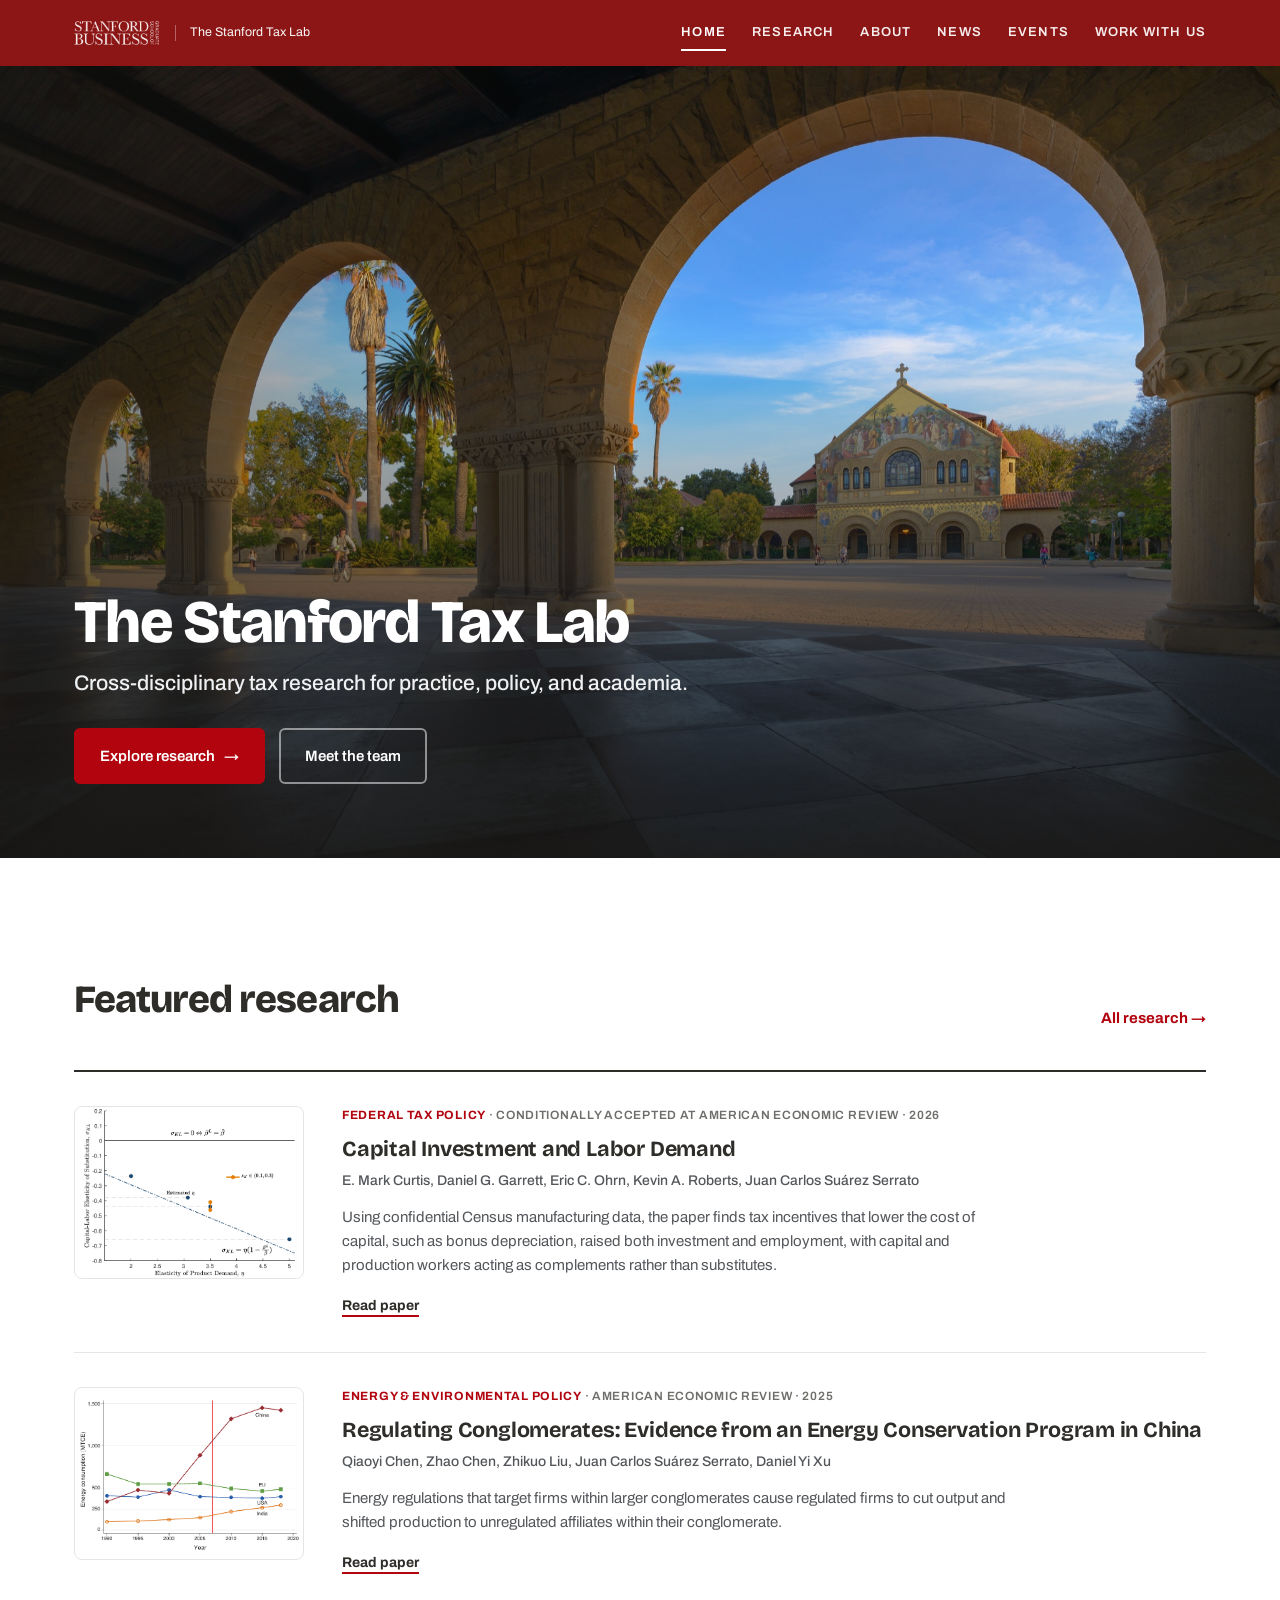
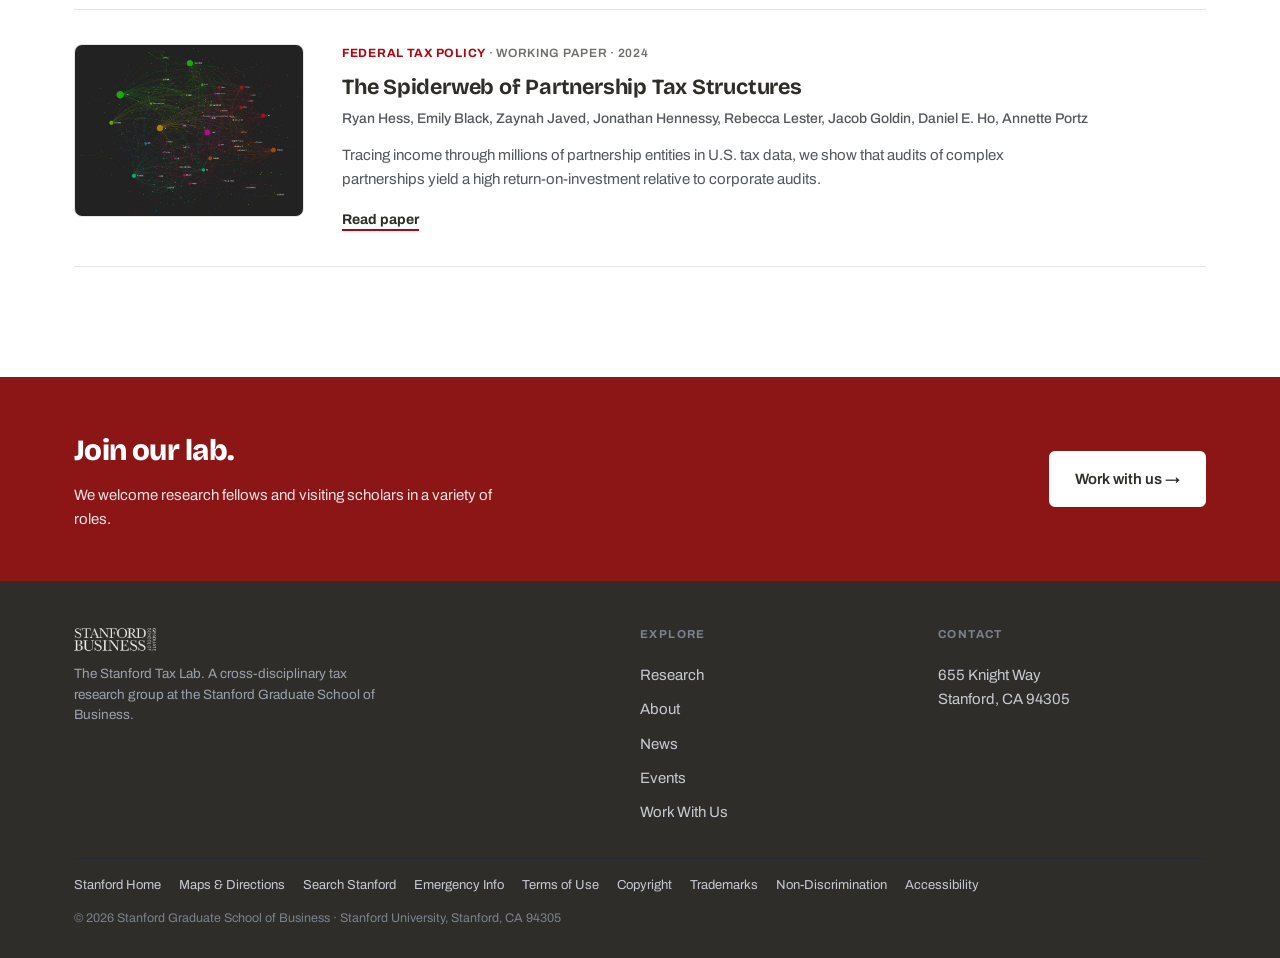
<file: index.html>
<!doctype html>
<html lang="en">
<head>
<meta charset="utf-8" />
<meta name="viewport" content="width=device-width, initial-scale=1" />
<title>The Stanford Tax Lab</title>
<meta name="description" content="A cross-disciplinary tax research group at the Stanford Graduate School of Business." />
<link rel="preconnect" href="https://fonts.googleapis.com" />
<link rel="preconnect" href="https://fonts.gstatic.com" crossorigin />
<link href="https://fonts.googleapis.com/css2?family=Archivo:wght@400;500;600;700&family=Bricolage+Grotesque:opsz,wght@12..96,600;12..96,700;12..96,800&display=swap" rel="stylesheet" />
<link rel="stylesheet" href="assets/site.css" />
</head>
<body data-page="home">
<div id="site-header"></div>

<main>
  <section class="hero">
    <img class="hero-bg" src="../public/img/campus.jpg" alt="The Main Quad at Stanford University" />
    <div class="hero-scrim"></div>
    <div class="wrap">
      <h1>The Stanford Tax Lab</h1>
      <p class="tag">Cross-disciplinary tax research for practice, policy, and academia.</p>
      <div class="cta-row">
        <a class="btn btn-accent" href="research.html">Explore research <span class="arw">→</span></a>
        <a class="btn btn-ghost-light" href="about.html">Meet the team</a>
      </div>
    </div>
  </section>

  <section class="block">
    <div class="wrap">
      <div class="head-row reveal">
        <h2>Featured research</h2>
        <a class="seelink" href="research.html">All research →</a>
      </div>
      <!-- Filled automatically with every paper marked data-featured="true" in research.html (see assets/site.js). Edit papers there, not here. -->
      <div class="papers" id="featured-papers"></div>
    </div>
  </section>
</main>

<section class="cta">
  <div class="wrap">
    <div>
      <h2>Join our lab.</h2>
      <p>We welcome research fellows and visiting scholars in a variety of roles.</p>
    </div>
    <a class="btn btn-white" href="careers.html">Work with us →</a>
  </div>
</section>

<div id="site-footer"></div>
<script src="assets/site.js"></script>
</body>
</html>
</file>
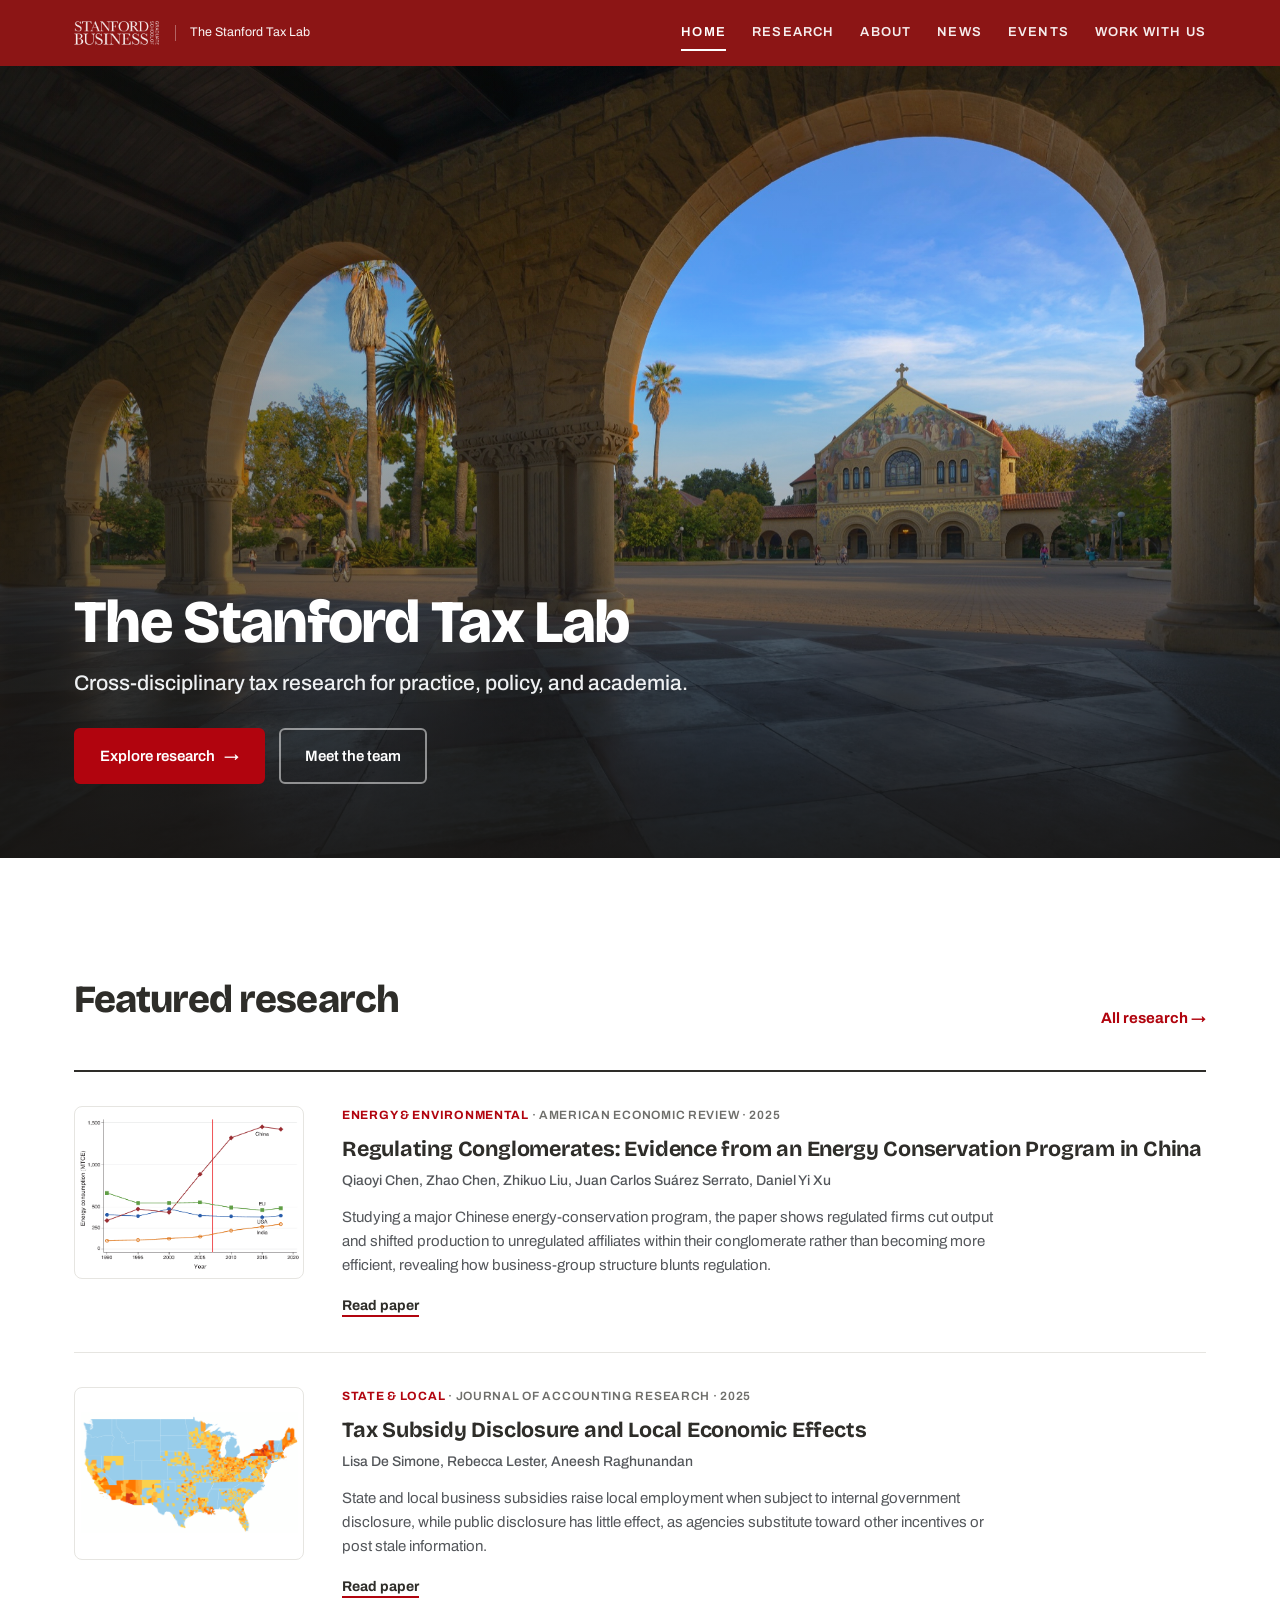
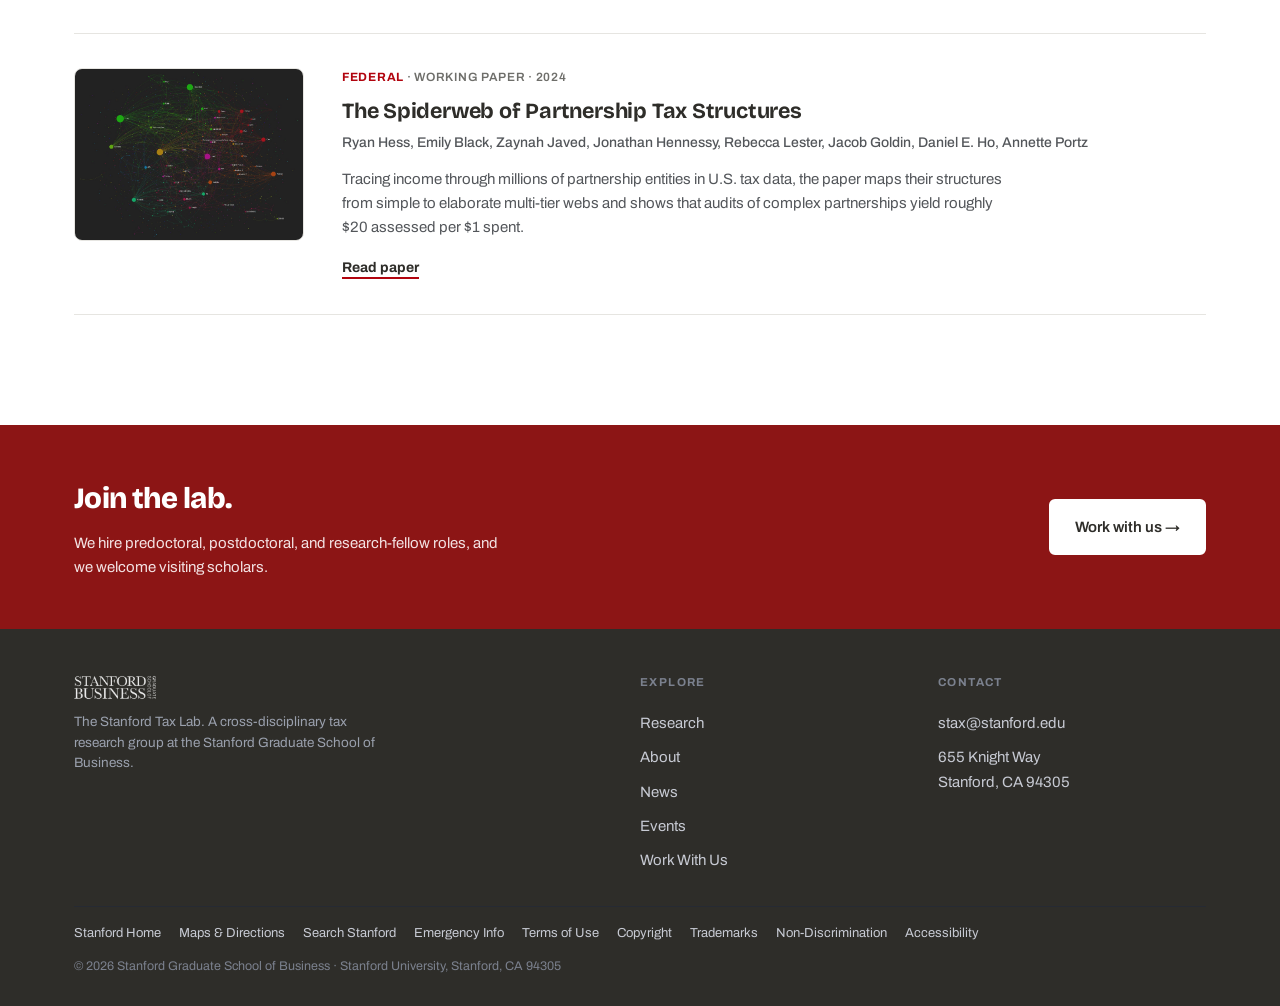
<file: preview/index.html>
<!doctype html>
<html lang="en">
<head>
<meta charset="utf-8" />
<meta name="viewport" content="width=device-width, initial-scale=1" />
<title>The Stanford Tax Lab</title>
<meta name="description" content="A cross-disciplinary tax research group at the Stanford Graduate School of Business." />
<link rel="preconnect" href="https://fonts.googleapis.com" />
<link rel="preconnect" href="https://fonts.gstatic.com" crossorigin />
<link href="https://fonts.googleapis.com/css2?family=Archivo:wght@400;500;600;700&family=Bricolage+Grotesque:opsz,wght@12..96,600;12..96,700;12..96,800&display=swap" rel="stylesheet" />
<link rel="stylesheet" href="assets/site.css" />
</head>
<body data-page="home">
<div id="site-header"></div>

<main>
  <section class="hero">
    <img class="hero-bg" src="../public/img/campus.jpg" alt="The Main Quad at Stanford University" />
    <div class="hero-scrim"></div>
    <div class="wrap">
      <h1>The Stanford Tax Lab</h1>
      <p class="tag">Cross-disciplinary tax research for practice, policy, and academia.</p>
      <div class="cta-row">
        <a class="btn btn-accent" href="research.html">Explore research <span class="arw">→</span></a>
        <a class="btn btn-ghost-light" href="about.html">Meet the team</a>
      </div>
    </div>
  </section>

  <section class="block">
    <div class="wrap">
      <div class="head-row reveal">
        <h2>Featured research</h2>
        <a class="seelink" href="research.html">All research →</a>
      </div>
      <div class="papers">
        <article class="paper reveal">
          <img class="thumb thumb-fig" src="../public/img/papers/china_env_TN.png" alt="" />
          <div>
            <p class="meta"><span class="cat">Energy &amp; Environmental</span> · American Economic Review · 2025</p>
            <h3>Regulating Conglomerates: Evidence from an Energy Conservation Program in China</h3>
            <p class="by">Qiaoyi Chen, Zhao Chen, Zhikuo Liu, Juan Carlos Suárez Serrato, Daniel Yi Xu</p>
            <p class="abs">Studying a major Chinese energy-conservation program, the paper shows regulated firms cut output and shifted production to unregulated affiliates within their conglomerate rather than becoming more efficient, revealing how business-group structure blunts regulation.</p>
            <a class="dl" href="https://doi.org/10.1257/aer.20211455" target="_blank" rel="noopener">Read paper</a>
          </div>
        </article>
        <article class="paper reveal">
          <img class="thumb thumb-fig" src="../public/img/papers/tax_subsidy_disclosure_TN.png" alt="" />
          <div>
            <p class="meta"><span class="cat">State &amp; Local</span> · Journal of Accounting Research · 2025</p>
            <h3>Tax Subsidy Disclosure and Local Economic Effects</h3>
            <p class="by">Lisa De Simone, Rebecca Lester, Aneesh Raghunandan</p>
            <p class="abs">State and local business subsidies raise local employment when subject to internal government disclosure, while public disclosure has little effect, as agencies substitute toward other incentives or post stale information.</p>
            <a class="dl" href="https://doi.org/10.1111/1475-679X.12591" target="_blank" rel="noopener">Read paper</a>
          </div>
        </article>
        <article class="paper reveal">
          <img class="thumb" src="../public/img/network.jpg" alt="" />
          <div>
            <p class="meta"><span class="cat">Federal</span> · Working Paper · 2024</p>
            <h3>The Spiderweb of Partnership Tax Structures</h3>
            <p class="by">Ryan Hess, Emily Black, Zaynah Javed, Jonathan Hennessy, Rebecca Lester, Jacob Goldin, Daniel E. Ho, Annette Portz</p>
            <p class="abs">Tracing income through millions of partnership entities in U.S. tax data, the paper maps their structures from simple to elaborate multi-tier webs and shows that audits of complex partnerships yield roughly $20 assessed per $1 spent.</p>
            <a class="dl" href="https://papers.ssrn.com/sol3/papers.cfm?abstract_id=4998604" target="_blank" rel="noopener">Read paper</a>
          </div>
        </article>
      </div>
    </div>
  </section>
</main>

<section class="cta">
  <div class="wrap">
    <div>
      <h2>Join the lab.</h2>
      <p>We hire predoctoral, postdoctoral, and research-fellow roles, and we welcome visiting scholars.</p>
    </div>
    <a class="btn btn-white" href="careers.html">Work with us →</a>
  </div>
</section>

<div id="site-footer"></div>
<script src="assets/site.js"></script>
</body>
</html>
</file>
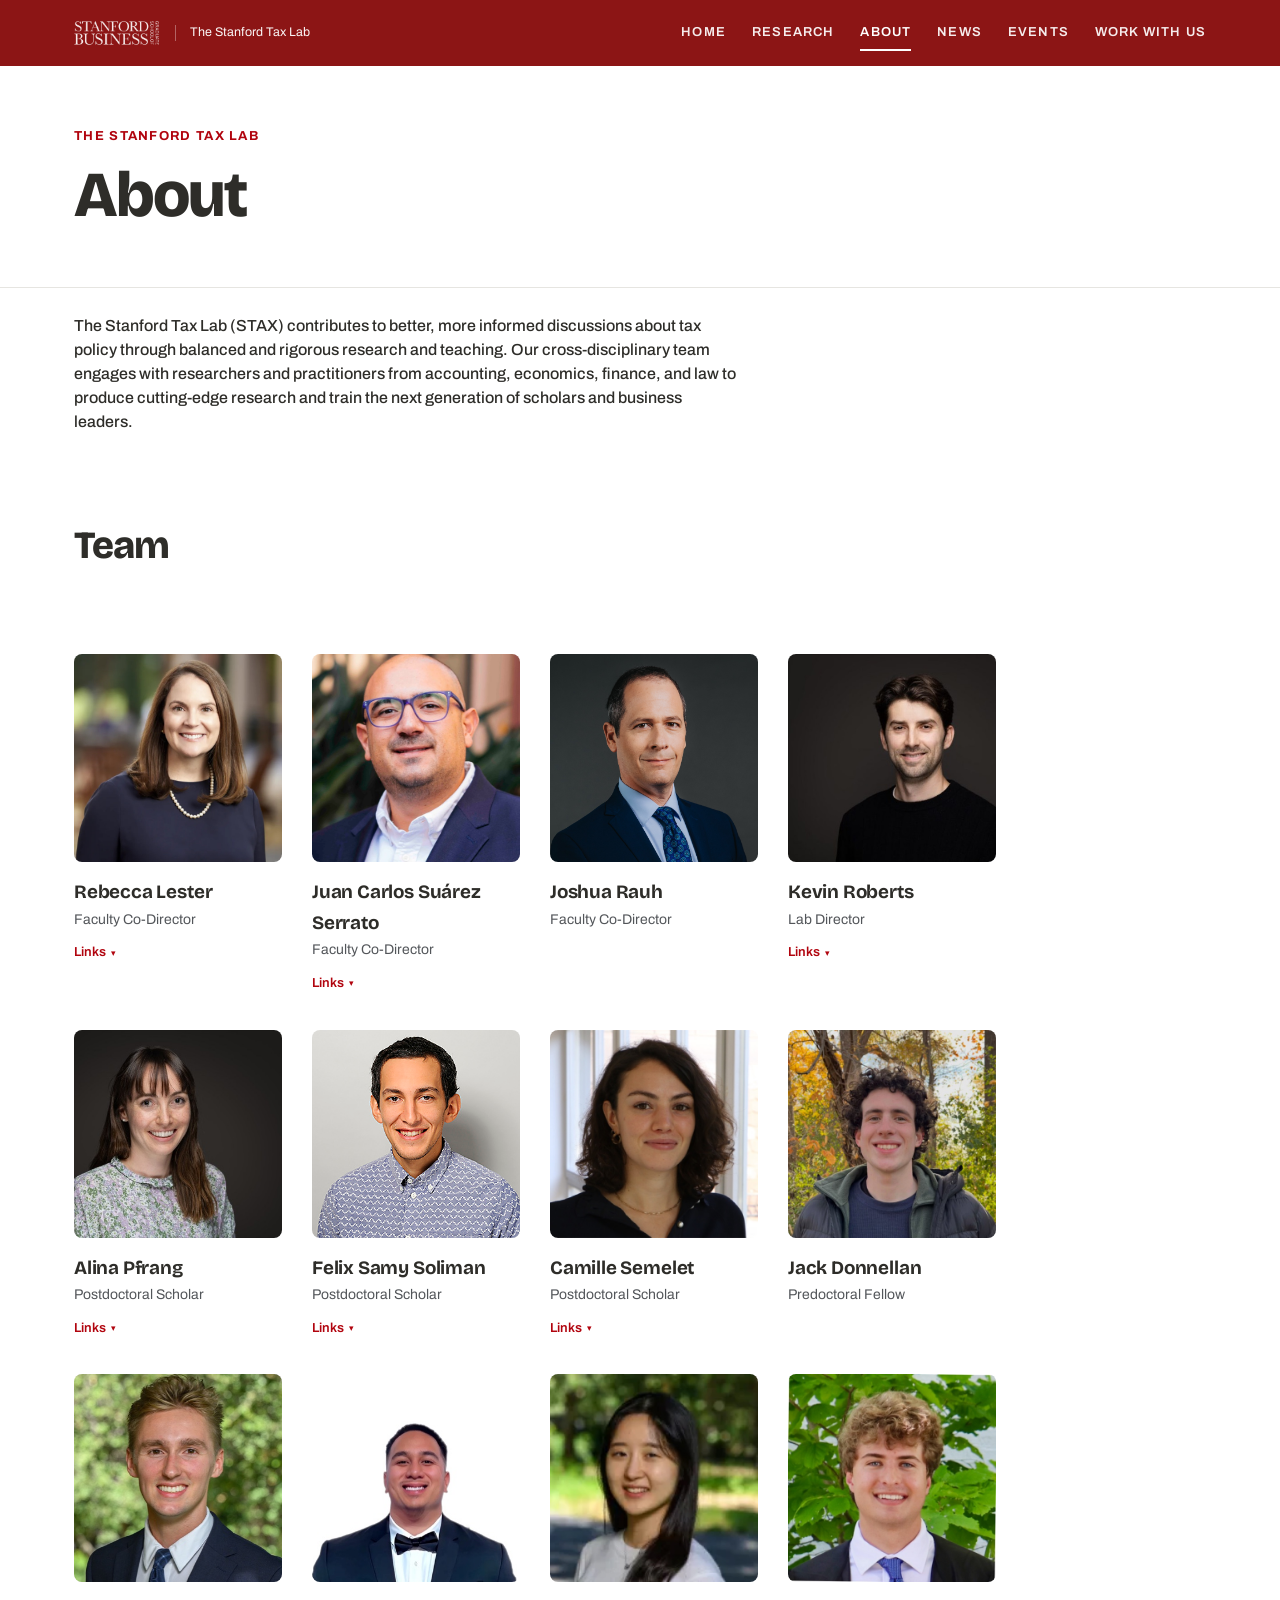
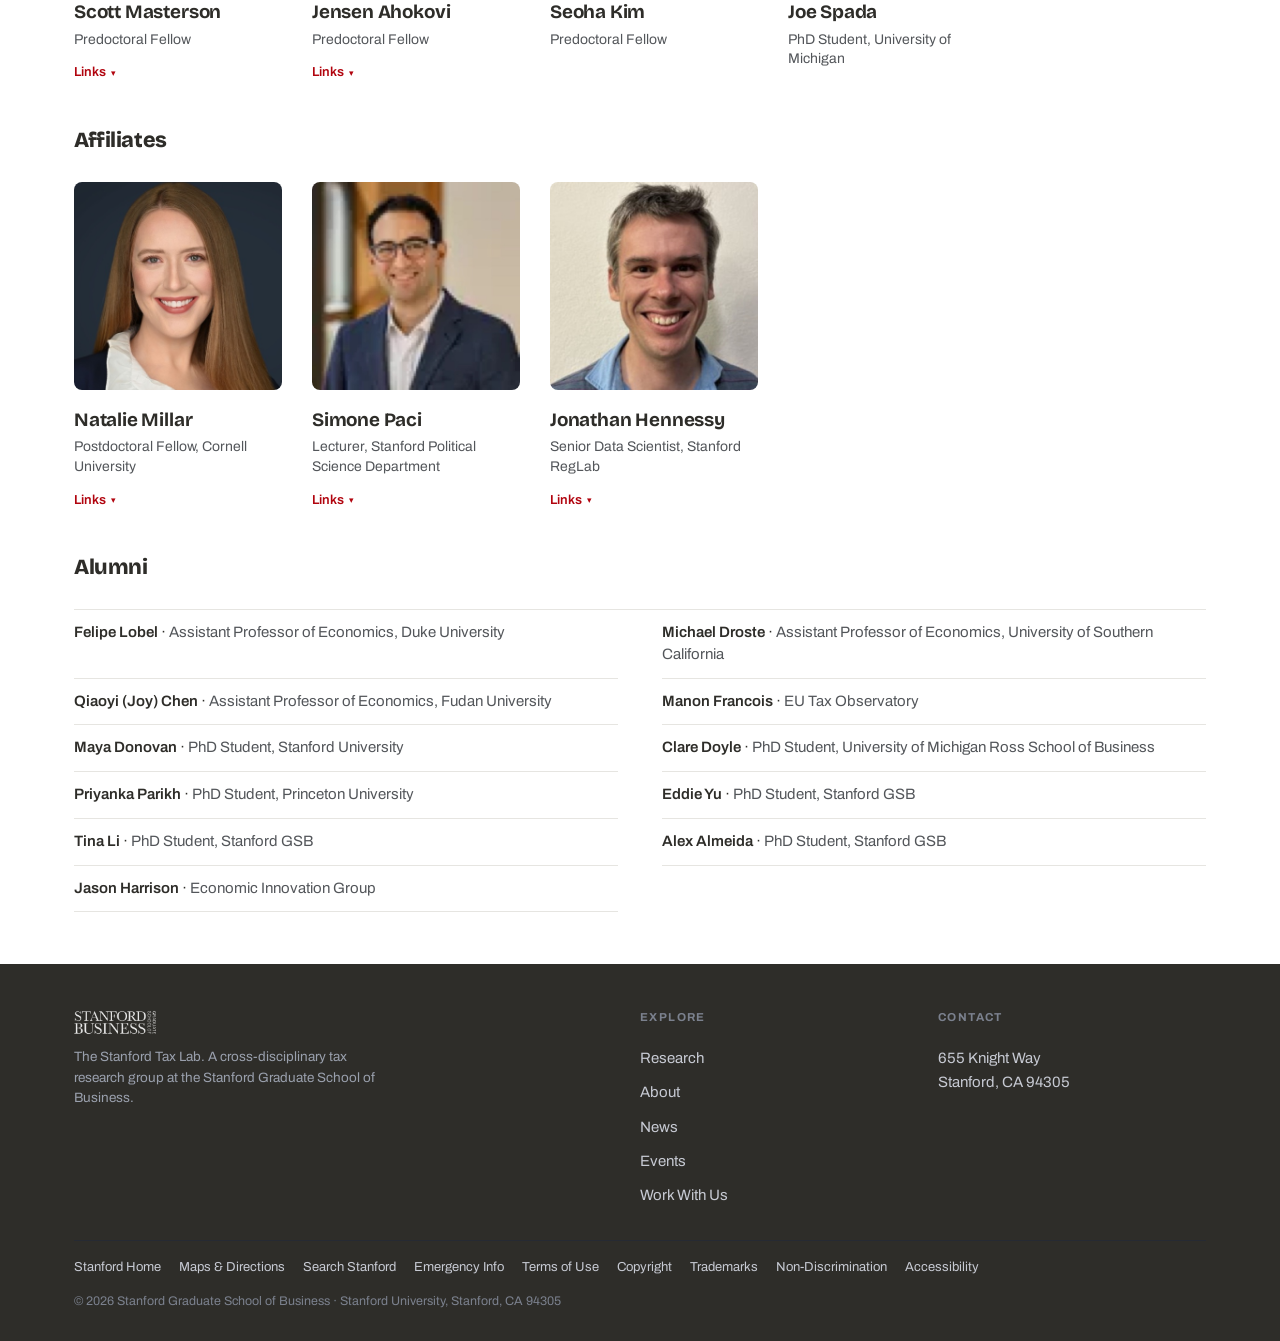
<file: about.html>
<!doctype html>
<html lang="en">
<head>
<meta charset="utf-8" />
<meta name="viewport" content="width=device-width, initial-scale=1" />
<title>About — Stanford Tax Lab</title>
<meta name="description" content="The Stanford Tax Lab (STAX) is a cross-disciplinary tax research group at the Stanford Graduate School of Business." />
<link rel="preconnect" href="https://fonts.googleapis.com" />
<link rel="preconnect" href="https://fonts.gstatic.com" crossorigin />
<link href="https://fonts.googleapis.com/css2?family=Archivo:wght@400;500;600;700&family=Bricolage+Grotesque:opsz,wght@12..96,600;12..96,700;12..96,800&display=swap" rel="stylesheet" />
<link rel="stylesheet" href="assets/site.css" />
</head>
<body data-page="about">
<div id="site-header"></div>

<main>
  <section class="page-head">
    <div class="wrap">
      <p class="eyebrow">The Stanford Tax Lab</p>
      <h1>About</h1>
    </div>
  </section>

  <section class="block ab-mission">
    <div class="wrap">
      <p class="mission-lead reveal">The Stanford Tax Lab (STAX) contributes to better, more informed discussions about tax policy through balanced and rigorous research and teaching. Our cross-disciplinary team engages with researchers and practitioners from accounting, economics, finance, and law to produce cutting-edge research and train the next generation of scholars and business leaders.</p>
    </div>
  </section>

  <section class="block ab-team">
    <div class="wrap">
      <div class="head-row reveal"><h2>Team</h2></div>

      <div class="group reveal">
        <div class="people-grid">
          <div class="person">
            <img class="ph" src="../public/img/people/becky.jpg" alt="Becky Lester" />
            <div class="nm">Rebecca Lester</div><div class="rl">Faculty Co-Director</div>
            <details class="pmore"><summary>Links</summary><div class="plinks">
              <a href="https://scholar.google.com/citations?user=M10uj1MAAAAJ&amp;hl=en" target="_blank" rel="noopener">Google Scholar</a>
              <a href="https://www.gsb.stanford.edu/faculty-research/faculty/rebecca-lester" target="_blank" rel="noopener">Stanford Faculty</a>
              <a href="https://www.beckylesteracctg.com/" target="_blank" rel="noopener">Personal Site</a>
            </div></details>
          </div>
          <div class="person">
            <img class="ph" src="../public/img/people/juan-carlos.jpg" alt="Juan Carlos Suárez Serrato" />
            <div class="nm">Juan Carlos Suárez Serrato</div><div class="rl">Faculty Co-Director</div>
            <details class="pmore"><summary>Links</summary><div class="plinks">
              <a href="https://www.gsb.stanford.edu/faculty-research/faculty/juan-carlos-suarez-serrato" target="_blank" rel="noopener">Stanford Faculty</a>
              <a href="https://www.jcsuarez.com/" target="_blank" rel="noopener">Personal Site</a>
            </div></details>
          </div>
          <div class="person">
            <img class="ph" src="../public/img/people/joshrauh.jpeg" alt="Josh Rauh" />
            <div class="nm">Joshua Rauh</div><div class="rl">Faculty Co-Director</div>
          </div>
          <div class="person">
            <img class="ph" src="../public/img/people/kevin.jpg" alt="Kevin Roberts" />
            <div class="nm">Kevin Roberts</div><div class="rl">Lab Director</div>
            <details class="pmore"><summary>Links</summary><div class="plinks">
              <a href="https://scholar.google.com/citations?user=RDeKeJ0AAAAJ&amp;hl=en" target="_blank" rel="noopener">Google Scholar</a>
              <a href="https://kevin-a-roberts.com/" target="_blank" rel="noopener">Personal Site</a>
            </div></details>
          </div>
          <div class="person">
            <img class="ph" src="../public/img/people/alina.jpg" alt="Alina Pfrang" />
            <div class="nm">Alina Pfrang</div><div class="rl">Postdoctoral Scholar</div>
            <details class="pmore"><summary>Links</summary><div class="plinks">
              <a href="https://www.gsb.stanford.edu/contact/alina-pfrang-0" target="_blank" rel="noopener">Stanford Profile</a>
              <a href="https://alinapfrang.github.io/" target="_blank" rel="noopener">Personal Site</a>
              <a href="https://alinapfrang.github.io/assets/CV_AlinaPfrang.pdf" target="_blank" rel="noopener">CV</a>
            </div></details>
          </div>
          <div class="person">
            <img class="ph" src="../public/img/people/felix.jpg" alt="Felix Samy Soliman" />
            <div class="nm">Felix Samy Soliman</div><div class="rl">Postdoctoral Scholar</div>
            <details class="pmore"><summary>Links</summary><div class="plinks">
              <a href="https://fsamysoliman.github.io/" target="_blank" rel="noopener">Personal Site</a>
              <a href="https://fsamysoliman.github.io/cv_samysoliman.pdf" target="_blank" rel="noopener">CV</a>
            </div></details>
          </div>
          <div class="person">
            <img class="ph" src="../public/img/people/camille.jpg" alt="Camille Semelet" />
            <div class="nm">Camille Semelet</div><div class="rl">Postdoctoral Scholar</div>
            <details class="pmore"><summary>Links</summary><div class="plinks">
              <a href="https://camillesemelet.github.io/" target="_blank" rel="noopener">Personal Site</a>
              <a href="https://camillesemelet.github.io/files/CV_july2026.pdf" target="_blank" rel="noopener">CV</a>
            </div></details>
          </div>
          <div class="person"><img class="ph" src="../public/img/people/jack.jpg" alt="Jack Donnellan" /><div class="nm">Jack Donnellan</div><div class="rl">Predoctoral Fellow</div></div>
          <div class="person">
            <img class="ph" src="../public/img/people/scott.jpg" alt="Scott Masterson" style="object-position:50% 16%" />
            <div class="nm">Scott Masterson</div><div class="rl">Predoctoral Fellow</div>
            <details class="pmore"><summary>Links</summary><div class="plinks">
              <a href="https://scott-masterson.com/" target="_blank" rel="noopener">Personal Site</a>
              <a href="https://drive.google.com/file/d/1B-wNwO2L2dILPnE90VTnodEdpVNZdK-6/view" target="_blank" rel="noopener">CV</a>
            </div></details>
          </div>
          <div class="person">
            <img class="ph" src="../public/img/people/jensen.jpg" alt="Jensen Ahokovi" />
            <div class="nm">Jensen Ahokovi</div><div class="rl">Predoctoral Fellow</div>
            <details class="pmore"><summary>Links</summary><div class="plinks">
              <a href="https://tahokovi.github.io/" target="_blank" rel="noopener">Personal Site</a>
              <a href="https://tahokovi.github.io/Ahokovi_CV.pdf" target="_blank" rel="noopener">CV</a>
            </div></details>
          </div>
          <div class="person"><img class="ph" src="../public/img/people/seoha.jpg" alt="Seoha Kim" /><div class="nm">Seoha Kim</div><div class="rl">Predoctoral Fellow</div></div>
          <div class="person"><img class="ph" src="../public/img/people/joe.jpg" alt="Joe Spada" /><div class="nm">Joe Spada</div><div class="rl">PhD Student, University of Michigan</div></div>
        </div>
      </div>

      <div class="group reveal">
        <h3>Affiliates</h3>
        <div class="people-grid">
          <div class="person">
            <img class="ph" src="../public/img/people/natalie.jpg" alt="Natalie Millar" />
            <div class="nm">Natalie Millar</div><div class="rl">Postdoctoral Fellow, Cornell University</div>
            <details class="pmore"><summary>Links</summary><div class="plinks">
              <a href="https://www.nataliemillar.net/" target="_blank" rel="noopener">Personal Site</a>
              <a href="https://drive.google.com/file/d/1dB3MUvTTt7F6o4sWzMby03qoK0sy68-z/view" target="_blank" rel="noopener">CV</a>
            </div></details>
          </div>
          <div class="person">
            <img class="ph" src="../public/img/people/simone.jpg" alt="Simone Paci" />
            <div class="nm">Simone Paci</div><div class="rl">Lecturer, Stanford Political Science Department</div>
            <details class="pmore"><summary>Links</summary><div class="plinks">
              <a href="https://scholar.google.com/citations?user=-v659swAAAAJ&amp;hl=en" target="_blank" rel="noopener">Google Scholar</a>
              <a href="https://politicalscience.stanford.edu/people/simone-paci" target="_blank" rel="noopener">Stanford Profile</a>
              <a href="https://www.simonepaci.com/" target="_blank" rel="noopener">Personal Site</a>
            </div></details>
          </div>
          <div class="person">
            <img class="ph" src="../public/img/people/jonathan.jpg" alt="Jonathan Hennessy" />
            <div class="nm">Jonathan Hennessy</div><div class="rl">Senior Data Scientist, Stanford RegLab</div>
            <details class="pmore"><summary>Links</summary><div class="plinks">
              <a href="https://law.stanford.edu/jonathan-hennessy/" target="_blank" rel="noopener">Stanford Profile</a>
            </div></details>
          </div>
        </div>
      </div>

      <div class="group reveal">
        <h3>Alumni</h3>
        <div class="alumni-grid">
          <div class="al"><span class="an">Felipe Lobel</span> · <span class="aa">Assistant Professor of Economics, Duke University</span></div>
          <div class="al"><span class="an">Michael Droste</span> · <span class="aa">Assistant Professor of Economics, University of Southern California</span></div>
          <div class="al"><span class="an">Qiaoyi (Joy) Chen</span> · <span class="aa">Assistant Professor of Economics, Fudan University</span></div>
          <div class="al"><span class="an">Manon Francois</span> · <span class="aa">EU Tax Observatory</span></div>
          <div class="al"><span class="an">Maya Donovan</span> · <span class="aa">PhD Student, Stanford University</span></div>
          <div class="al"><span class="an">Clare Doyle</span> · <span class="aa">PhD Student, University of Michigan Ross School of Business</span></div>
          <div class="al"><span class="an">Priyanka Parikh</span> · <span class="aa">PhD Student, Princeton University</span></div>
          <div class="al"><span class="an">Eddie Yu</span> · <span class="aa">PhD Student, Stanford GSB</span></div>
          <div class="al"><span class="an">Tina Li</span> · <span class="aa">PhD Student, Stanford GSB</span></div>
          <div class="al"><span class="an">Alex Almeida</span> · <span class="aa">PhD Student, Stanford GSB</span></div>
          <div class="al"><span class="an">Jason Harrison</span> · <span class="aa">Economic Innovation Group</span></div>
        </div>
      </div>

    </div>
  </section>
</main>

<div id="site-footer"></div>
<script src="assets/site.js"></script>
</body>
</html>
</file>
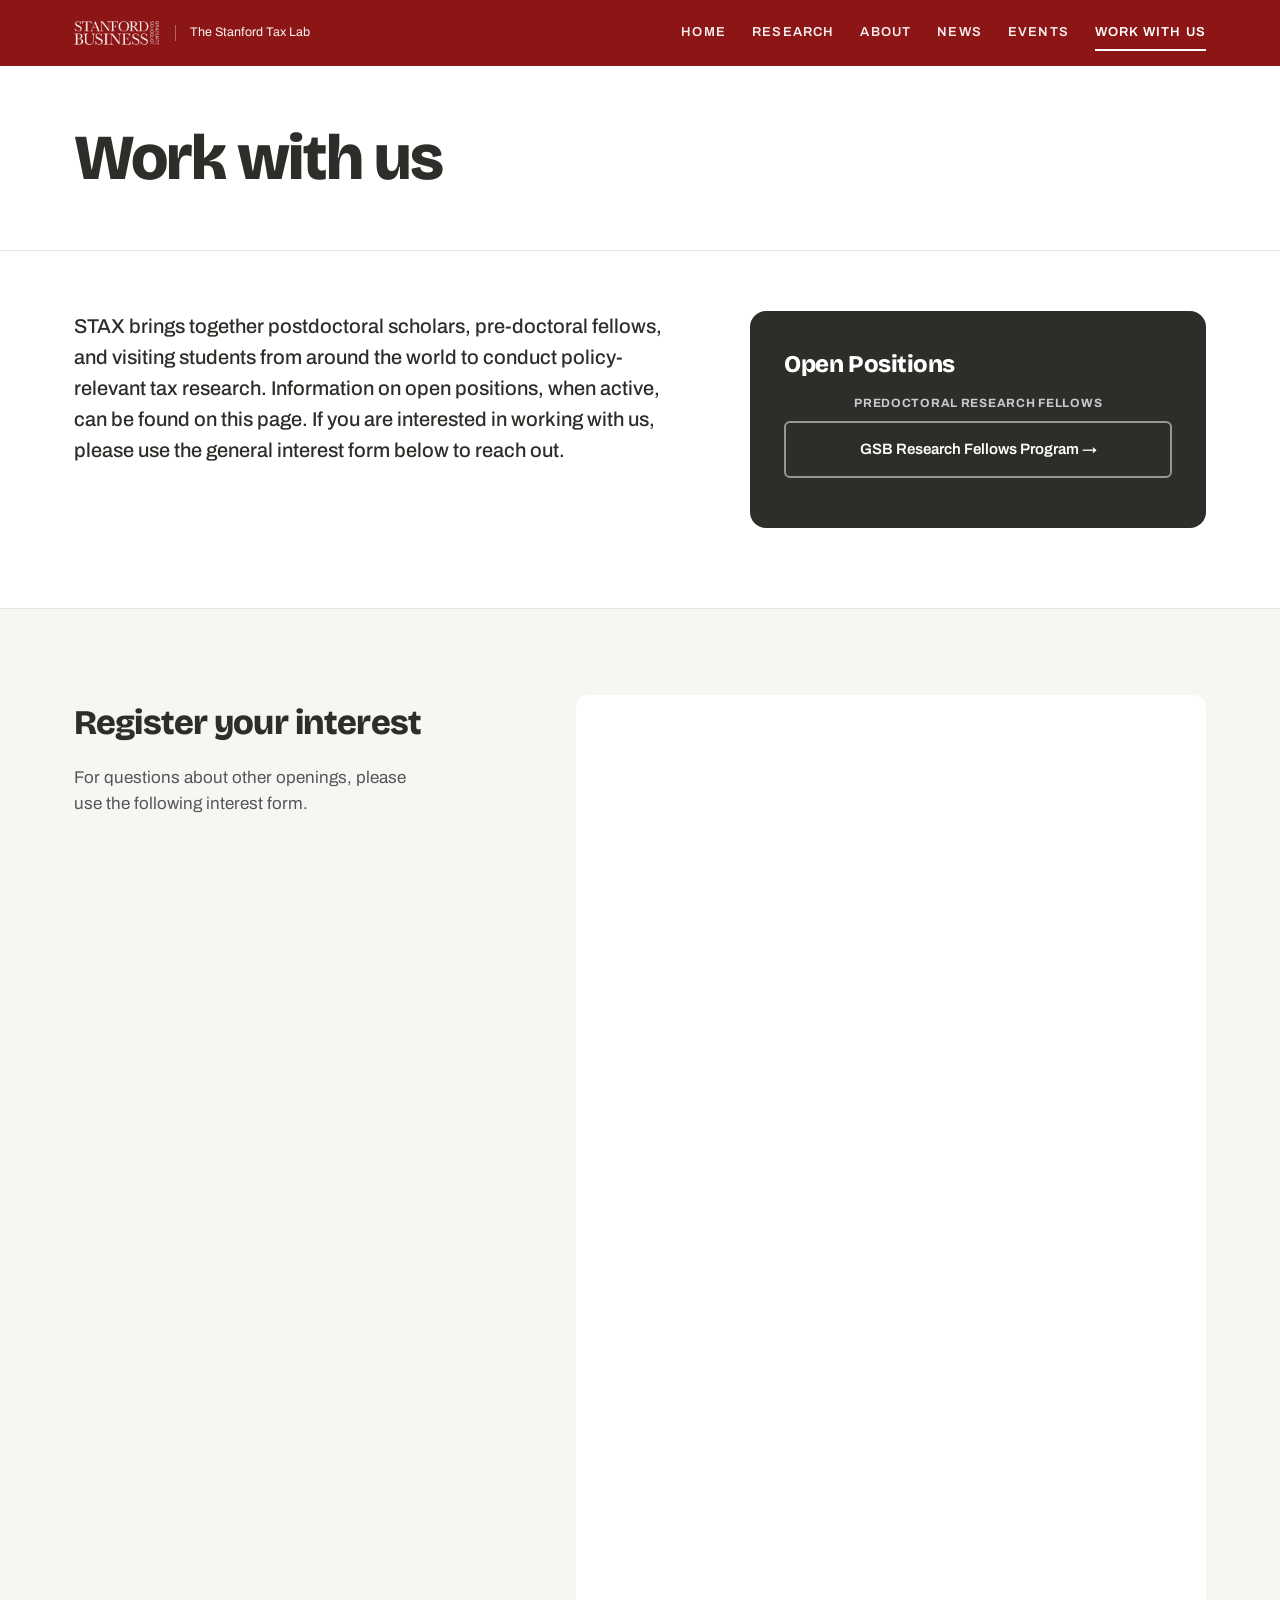
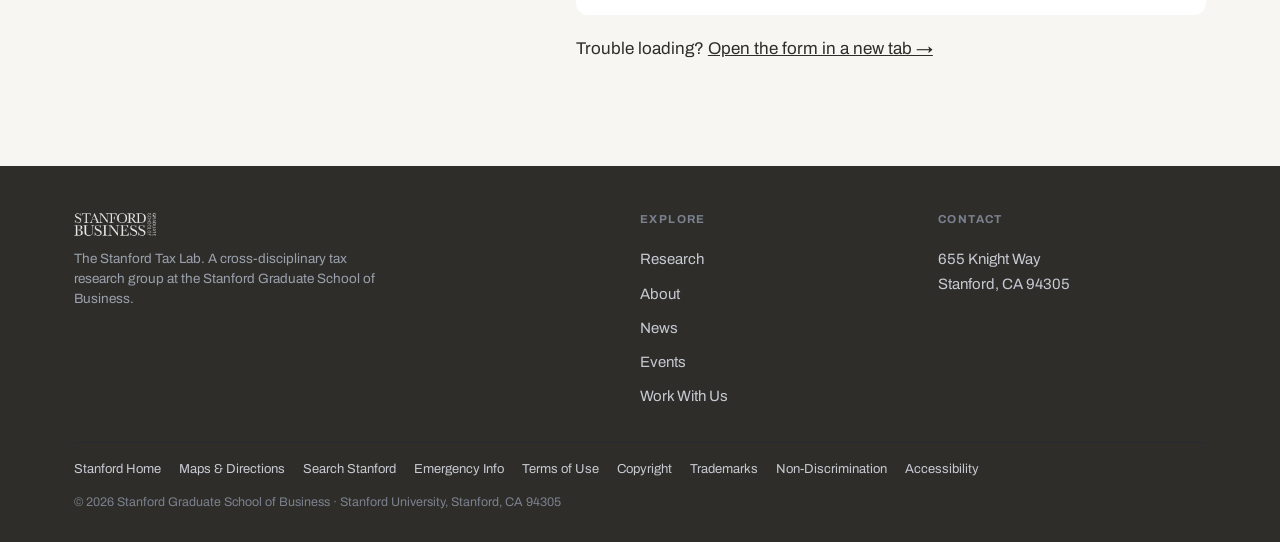
<file: careers.html>
<!doctype html>
<html lang="en">
<head>
<meta charset="utf-8" />
<meta name="viewport" content="width=device-width, initial-scale=1" />
<title>Work With Us — Stanford Tax Lab</title>
<meta name="description" content="Open roles are posted on Stanford's careers site. Email us or register your interest." />
<link rel="preconnect" href="https://fonts.googleapis.com" />
<link rel="preconnect" href="https://fonts.gstatic.com" crossorigin />
<link href="https://fonts.googleapis.com/css2?family=Archivo:wght@400;500;600;700&family=Bricolage+Grotesque:opsz,wght@12..96,600;12..96,700;12..96,800&display=swap" rel="stylesheet" />
<link rel="stylesheet" href="assets/site.css" />
</head>
<body data-page="careers">
<div id="site-header"></div>

<main>
  <section class="page-head">
    <div class="wrap">
      <h1>Work with us</h1>
    </div>
  </section>

  <section class="block ww" style="padding-top:60px;padding-bottom:80px">
    <div class="wrap ww-grid">
      <div class="reveal">
        <p class="lead-p">STAX brings together postdoctoral scholars, pre-doctoral fellows, and visiting students from around the world to conduct policy-relevant tax research. Information on open positions, when active, can be found on this page. If you are interested in working with us, please use the general interest form below to reach out.</p>
      </div>

        <aside class="apply-card reveal">
          <h3>Open Positions</h3>
          <div class="apply-opt">
            <span class="apply-label">Predoctoral research fellows</span>
            <a class="btn btn-ghost-light" href="https://www.gsb.stanford.edu/programs/research-fellows/academic-experience/dedicated-track/projects" target="_blank" rel="noopener">GSB Research Fellows Program →</a>
          </div>
        </aside>
    </div>
  </section>
</main>

<section class="form-section">
  <div class="wrap ww-form" style="padding-top:86px;padding-bottom:86px">
    <div class="ff-intro reveal">
      <h2>Register your interest</h2>
      <p>For questions about other openings, please use the following interest form. </p>
    </div>
    <div class="form-embed reveal">
      <iframe title="STAX interest form" src="https://docs.google.com/forms/d/e/1FAIpQLSeSI5RHZSW18LwDrOcMeDJNeeX9XPVlgKyhjvPBH7MnP-eqkA/viewform?embedded=true" width="100%" height="920" style="border:0;background:#fff;border-radius:12px" loading="lazy">Loading the interest form…</iframe>
      <p class="ff-contact" style="margin-top:12px">Trouble loading? <a href="https://docs.google.com/forms/d/e/1FAIpQLSeSI5RHZSW18LwDrOcMeDJNeeX9XPVlgKyhjvPBH7MnP-eqkA/viewform" target="_blank" rel="noopener">Open the form in a new tab →</a></p>
    </div>
  </div>
</section>

<div id="site-footer"></div>
<script src="assets/site.js"></script>
</body>
</html>
</file>
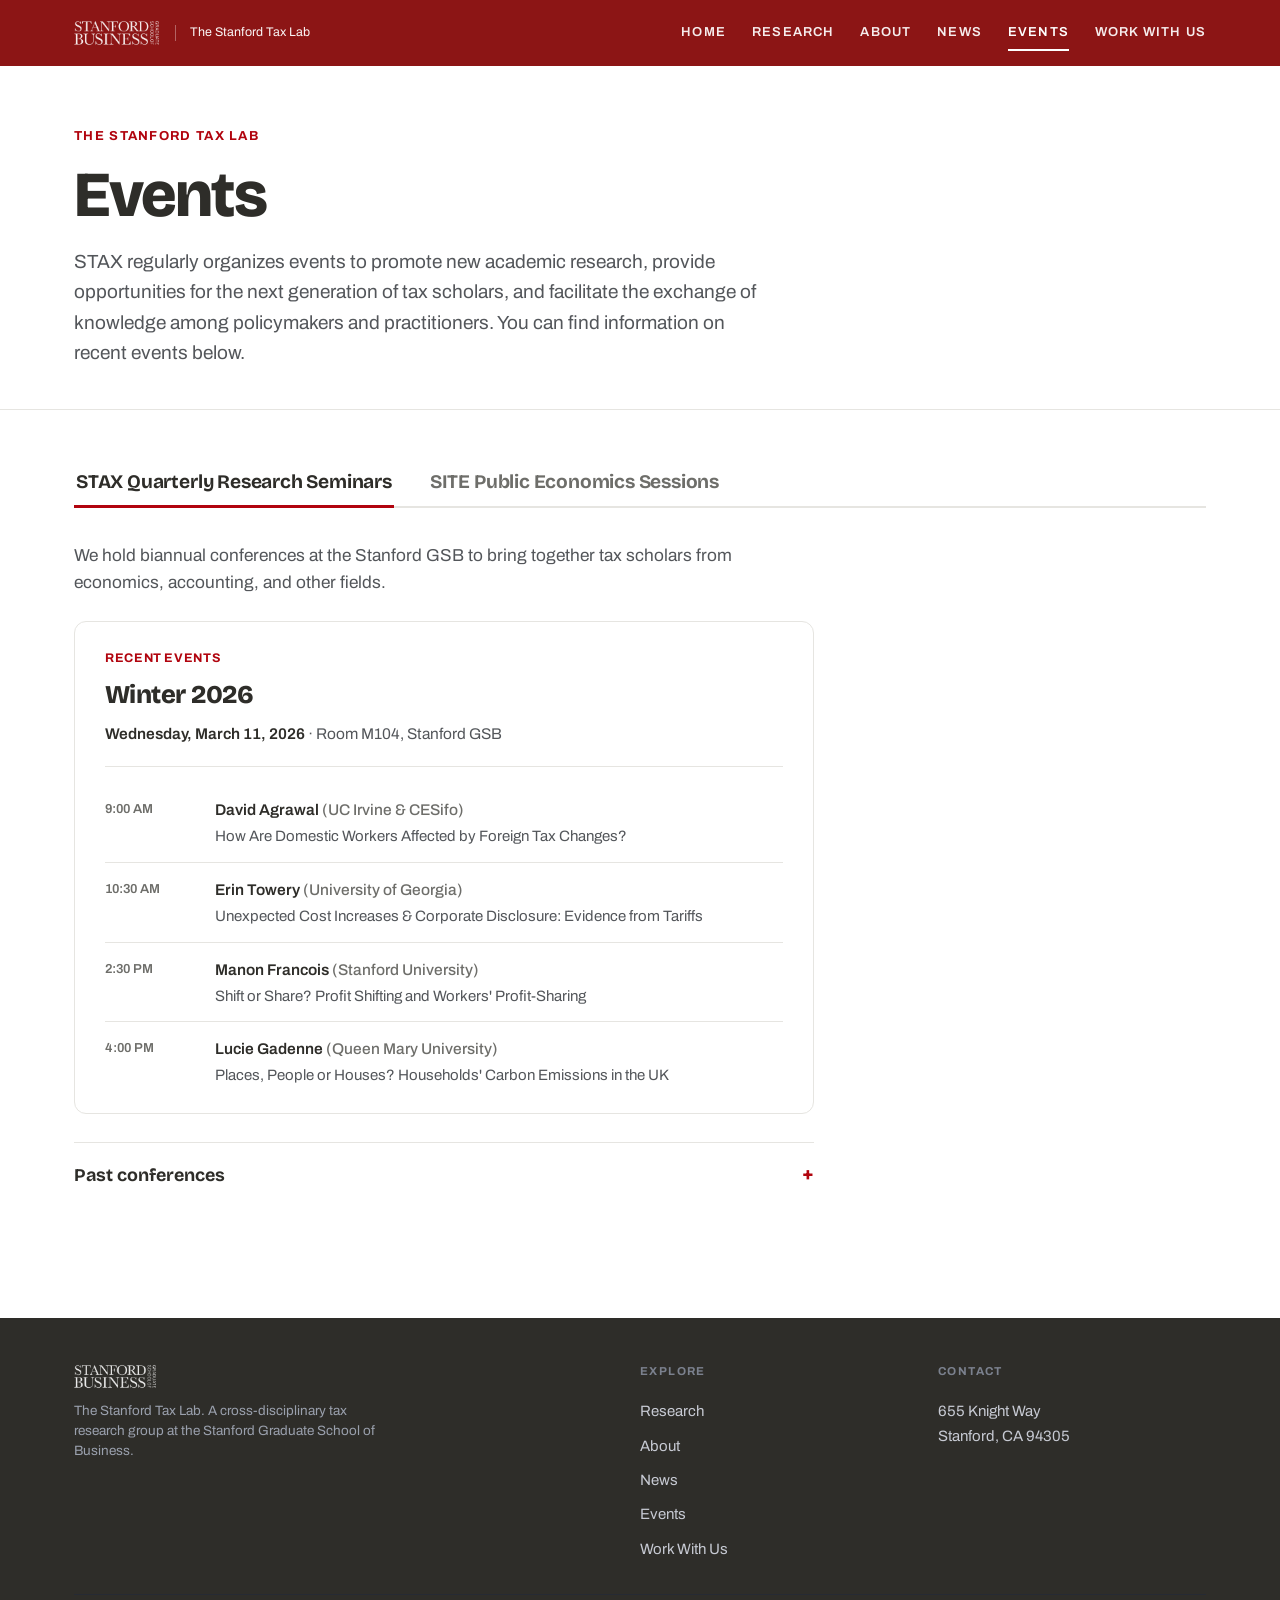
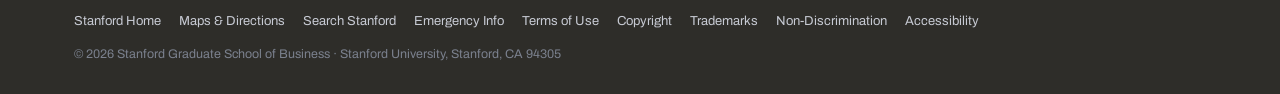
<file: events.html>
<!doctype html>
<html lang="en">
<head>
<meta charset="utf-8" />
<meta name="viewport" content="width=device-width, initial-scale=1" />
<title>Events — Stanford Tax Lab</title>
<meta name="description" content="STAX Quarterly Research Seminars and the SITE Public Economics sessions at the Stanford Graduate School of Business." />
<link rel="preconnect" href="https://fonts.googleapis.com" />
<link rel="preconnect" href="https://fonts.gstatic.com" crossorigin />
<link href="https://fonts.googleapis.com/css2?family=Archivo:wght@400;500;600;700&family=Bricolage+Grotesque:opsz,wght@12..96,600;12..96,700;12..96,800&display=swap" rel="stylesheet" />
<link rel="stylesheet" href="assets/site.css" />
</head>
<body data-page="events">
<div id="site-header"></div>

<main>
  <section class="page-head">
    <div class="wrap">
      <p class="eyebrow">The Stanford Tax Lab</p>
      <h1>Events</h1>
      <p class="intro">STAX regularly organizes events to promote new academic research, provide opportunities for the next generation of tax scholars, and facilitate the exchange of knowledge among policymakers and practitioners. You can find information on recent events below.</p>
    </div>
  </section>

  <section class="block" style="padding-top:48px">
    <div class="wrap">
      <div class="etabs reveal" role="tablist" aria-label="Event programs">
        <button class="etab" type="button" role="tab" id="tab-seminars" aria-controls="panel-seminars" aria-selected="true">STAX Quarterly Research Seminars</button>
        <button class="etab" type="button" role="tab" id="tab-site" aria-controls="panel-site" aria-selected="false">SITE Public Economics Sessions</button>
      </div>

      <div class="etabpanel" id="panel-seminars" role="tabpanel" aria-labelledby="tab-seminars" tabindex="0">
        <p class="ev-lead">We hold biannual conferences at the Stanford GSB to bring together tax scholars from economics, accounting, and other fields.</p>
        <div class="ev-card">
          <p class="ev-meta">Recent events</p>
          <h3>Winter 2026</h3>
          <p class="ev-detail"><strong>Wednesday, March 11, 2026</strong> · Room M104, Stanford GSB</p>
          <ul class="conf-prog">
            <li><span class="conf-time">9:00 AM</span><span><span class="conf-spk">David Agrawal <span class="aff2">(UC Irvine &amp; CESifo)</span></span><span class="conf-title">How Are Domestic Workers Affected by Foreign Tax Changes?</span></span></li>
            <li><span class="conf-time">10:30 AM</span><span><span class="conf-spk">Erin Towery <span class="aff2">(University of Georgia)</span></span><span class="conf-title">Unexpected Cost Increases &amp; Corporate Disclosure: Evidence from Tariffs</span></span></li>
            <li><span class="conf-time">2:30 PM</span><span><span class="conf-spk">Manon Francois <span class="aff2">(Stanford University)</span></span><span class="conf-title">Shift or Share? Profit Shifting and Workers' Profit-Sharing</span></span></li>
            <li><span class="conf-time">4:00 PM</span><span><span class="conf-spk">Lucie Gadenne <span class="aff2">(Queen Mary University)</span></span><span class="conf-title">Places, People or Houses? Households' Carbon Emissions in the UK</span></span></li>
          </ul>
        </div>
        <details class="past-conf">
          <summary>Past conferences</summary>
          <div class="pc-body">
            <ul class="pc-list">
              <li>
                <details class="pc-item">
                  <summary>STAX Winter Seminar 2025</summary>
                  <div class="ev-card">
                    <p class="ev-detail"><strong>Thursday, January 30, 2025</strong> · Room B400, Stanford GSB</p>
                    <ul class="conf-prog">
                      <li><span class="conf-time">9:00 AM</span><span><span class="conf-spk">Katarzyna Bilicka <span class="aff2">(Utah State University)</span></span><span class="conf-title">The Elasticity of Taxable Income Across Countries</span></span></li>
                      <li><span class="conf-time">10:30 AM</span><span><span class="conf-spk">Jeffrey Hoopes <span class="aff2">(University of North Carolina)</span></span><span class="conf-title">Borderline Tax Planning</span></span></li>
                      <li><span class="conf-time">2:30 PM</span><span><span class="conf-spk">Kevin Roberts <span class="aff2">(Stanford University)</span></span><span class="conf-title">Tax Planning and Multinational Behavior</span></span></li>
                      <li><span class="conf-time">4:00 PM</span><span><span class="conf-spk">Eric Zwick <span class="aff2">(Chicago Booth)</span></span><span class="conf-title">Stimulating Auto Markets</span></span></li>
                    </ul>
                  </div>
                </details>
              </li>
              <li>
                <details class="pc-item">
                  <summary>STAX Fall Seminar 2024</summary>
                  <div class="ev-card">
                    <p class="ev-detail"><strong>Thursday, November 21, 2024</strong> · Room B400, Stanford GSB</p>
                    <ul class="conf-prog">
                      <li><span class="conf-time">9:00 AM</span><span><span class="conf-spk">Michelle Nessa <span class="aff2">(Michigan State University)</span></span><span class="conf-title">Does Country-by-Country Reporting Make Multinational Firms Smarter?</span></span></li>
                      <li><span class="conf-time">10:30 AM</span><span><span class="conf-spk">Svea Holtmann <span class="aff2">(University of Mannheim)</span></span><span class="conf-title">Assessing the Impacts of Robot Taxation: Investment and Employment in South Korean Firms</span></span></li>
                      <li><span class="conf-time">2:30 PM</span><span><span class="conf-spk">Qiaoyi (Joy) Chen <span class="aff2">(Stanford University)</span></span><span class="conf-title">Entrepreneurs Taking Office: State Power and Business Expansion</span></span></li>
                      <li><span class="conf-time">4:00 PM</span><span><span class="conf-spk">Terry Moon <span class="aff2">(University of British Columbia)</span></span><span class="conf-title">Manufacturing Investment and Employee Earnings: Evidence from Accelerated Depreciation</span></span></li>
                    </ul>
                  </div>
                </details>
              </li>
              <li>
                <details class="pc-item">
                  <summary>STAX Winter Seminar 2024</summary>
                  <div class="ev-card">
                    <p class="ev-detail"><strong>Thursday, February 29, 2024</strong> · Room E103, Stanford GSB</p>
                    <ul class="conf-prog">
                      <li><span class="conf-time">9:00 AM</span><span><span class="conf-spk">Marcel Olbert <span class="aff2">(London Business School)</span></span><span class="conf-title">The Global Network of Oligarch Companies</span></span></li>
                      <li><span class="conf-time">10:30 AM</span><span><span class="conf-spk">Alisa Tazhitdinova <span class="aff2">(UC Santa Barbara)</span></span><span class="conf-title">Adverse Selection and Moral Hazard in Social Insurance for Entrepreneurs</span></span></li>
                      <li><span class="conf-time">1:45 PM</span><span><span class="conf-spk">Kevin Roberts <span class="aff2">(Stanford GSB)</span></span><span class="conf-title">Firm Pay Policy and the Personal Labor Market Experiences of Business Owners</span></span></li>
                      <li><span class="conf-time">3:00 PM</span><span><span class="conf-spk">Daniel Garrett <span class="aff2">(The Wharton School, University of Pennsylvania)</span></span><span class="conf-title">Information, Investor ESG Preferences, and the Cost of Public Debt</span></span></li>
                    </ul>
                  </div>
                </details>
              </li>
              <li>
                <details class="pc-item">
                  <summary>STAX Fall Seminar 2023</summary>
                  <div class="ev-card">
                    <p class="ev-detail"><strong>Thursday, December 7, 2023</strong> · Room E103, Stanford GSB</p>
                    <ul class="conf-prog">
                      <li><span class="conf-time">9:00 AM</span><span><span class="conf-spk">Christine Dobridge <span class="aff2">(Federal Reserve System)</span></span><span class="conf-title">The TCJA, Corporate Tax Positions, and Incidence Effects</span></span></li>
                      <li><span class="conf-time">10:30 AM</span><span><span class="conf-spk">Rebecca Lester <span class="aff2">(Stanford GSB)</span></span><span class="conf-title">U.S. Equity Crowdfunding: Real Effects of Financing Small Entrepreneurs</span></span></li>
                    </ul>
                    <p class="ev-detail"><strong>Friday, December 8, 2023</strong> · Room E103, Stanford GSB</p>
                    <ul class="conf-prog">
                      <li><span class="conf-time">8:30 AM</span><span><span class="conf-spk">Mathilde Munoz <span class="aff2">(UC Berkeley)</span></span><span class="conf-title">Wealth Taxation &amp; Migration Patterns of the Very Wealthy</span></span></li>
                      <li><span class="conf-time">10:00 AM</span><span><span class="conf-spk">Shane Heitzman <span class="aff2">(University of Southern California)</span></span><span class="conf-title">Limitations on Interest Deductibility and Corporate Financial Policy (with Michelle Hanlon)</span></span></li>
                    </ul>
                  </div>
                </details>
              </li>
            </ul>
          </div>
        </details>
      </div>

      <div class="etabpanel" id="panel-site" role="tabpanel" aria-labelledby="tab-site" tabindex="0">
        <p class="ev-lead">We organize a public economics session as part of the annual Stanford Institute for Theoretical Economics (SITE) summer conference series.</p>
        <div class="ev-card">
          <p class="ev-meta">SITE 2026 · Session 8</p>
          <h3>Public Economics</h3>
          <p class="ev-detail"><strong>August 10-11, 2026</strong> · Stanford Graduate School of Business</p>
          <p class="ev-detail">Organized by Juan Carlos Suárez Serrato, Patrick Kennedy, Rebecca Lester, Felipe Lobel, and Juliana Londoño Vélez.</p>
          <a class="ev-link" href="https://economics.stanford.edu/events/site-2026/session-8-public-economics" target="_blank" rel="noopener">View the session →</a>
        </div>
      </div>
    </div>
  </section>
</main>

<div id="site-footer"></div>
<script src="assets/site.js"></script>
</body>
</html>
</file>
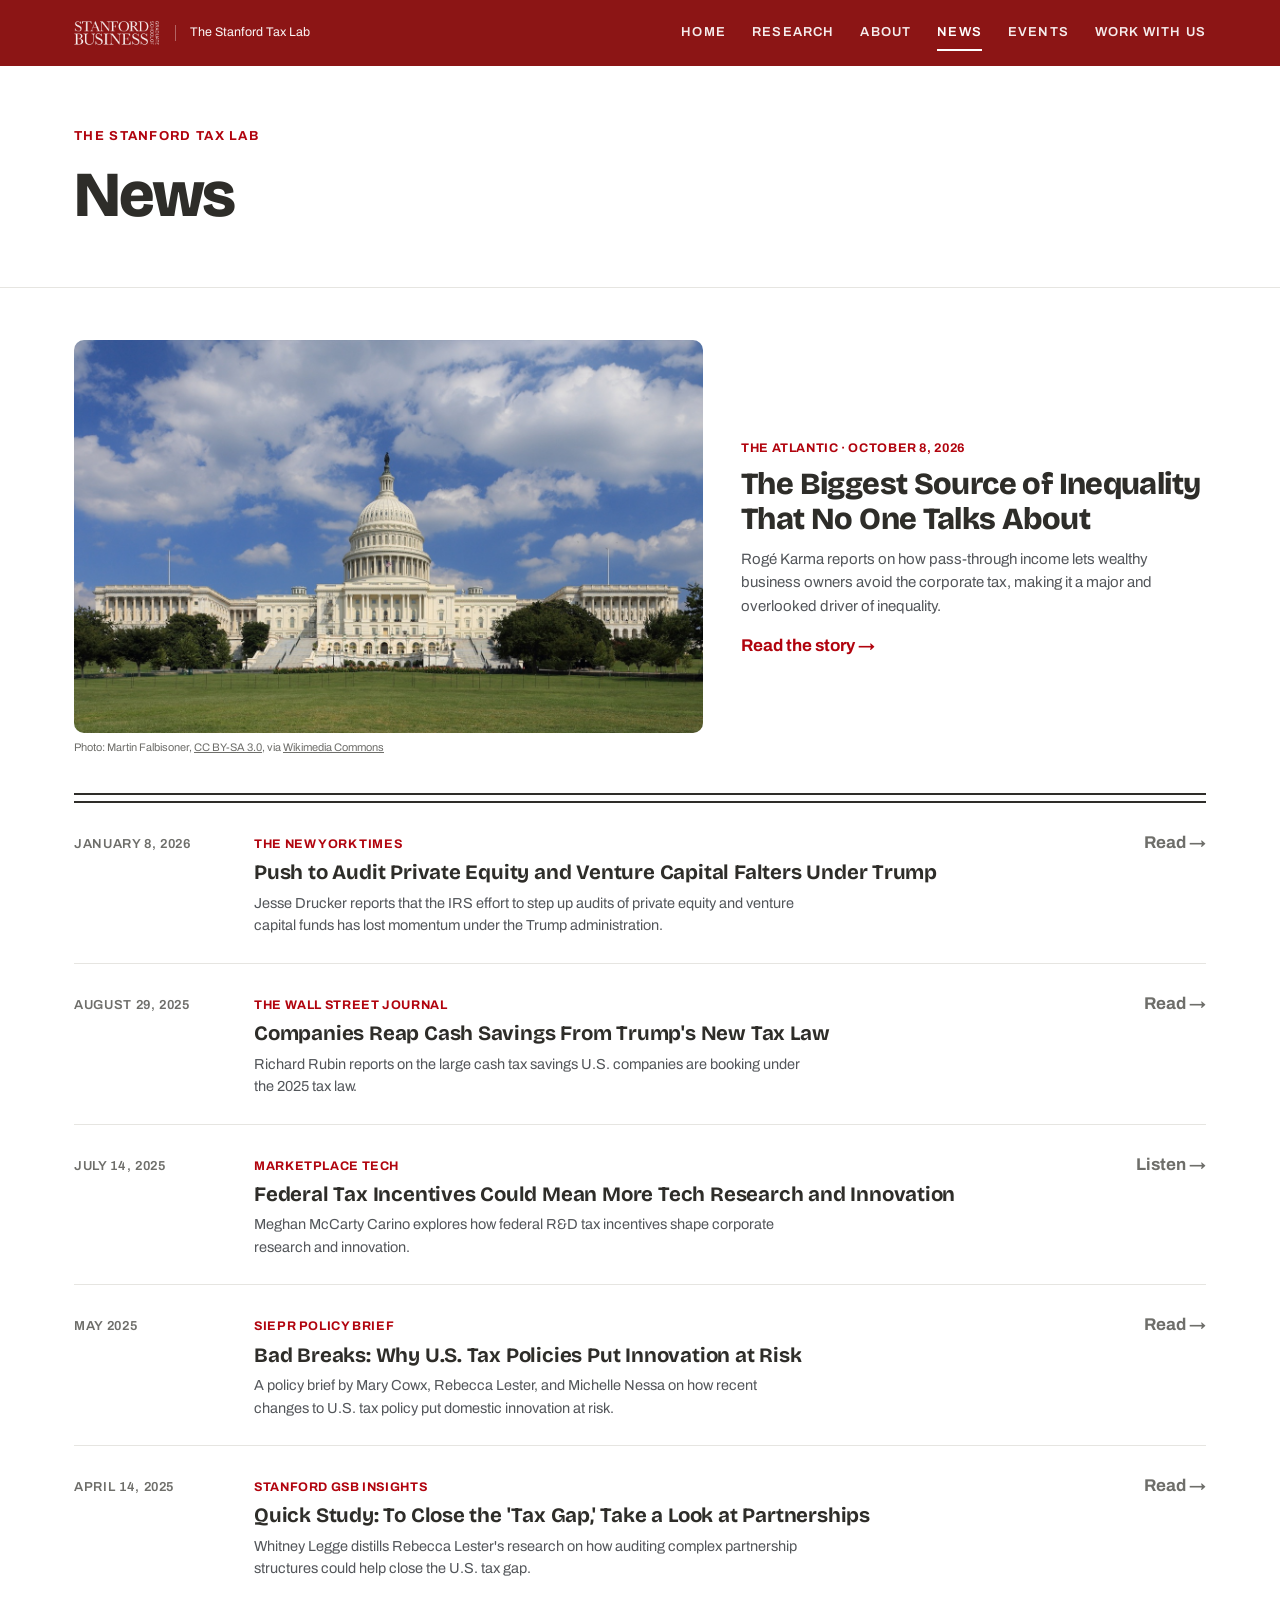
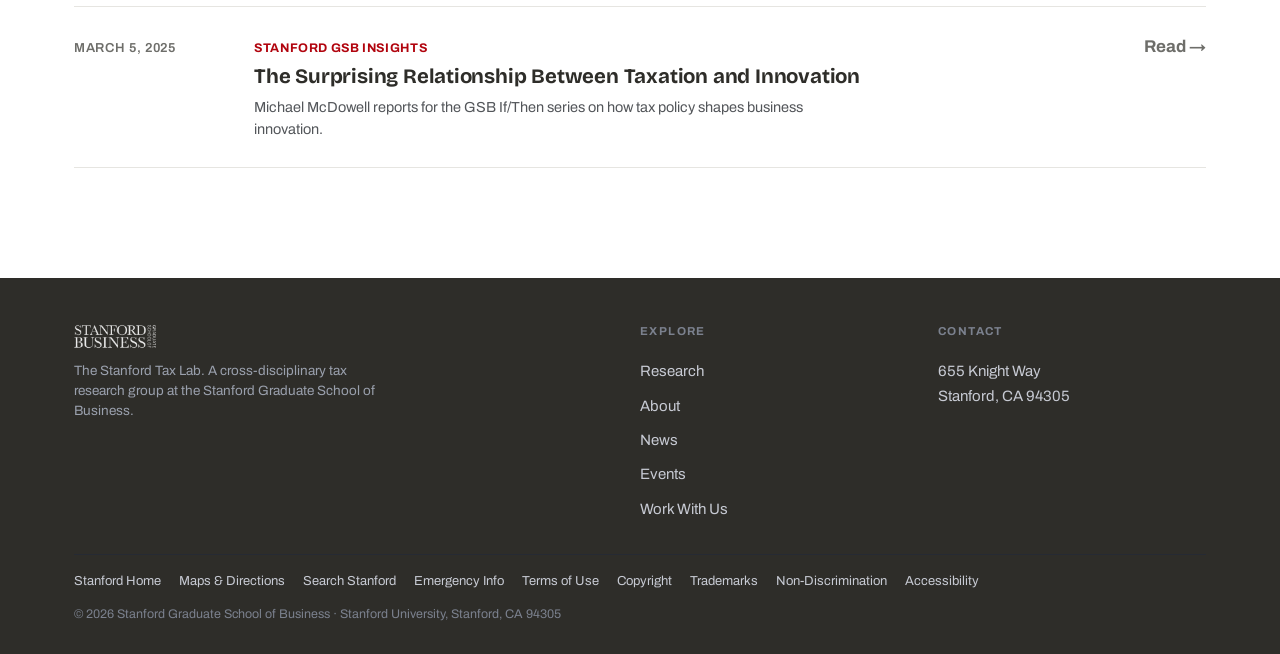
<file: news.html>
<!doctype html>
<html lang="en">
<head>
<meta charset="utf-8" />
<meta name="viewport" content="width=device-width, initial-scale=1" />
<title>News — Stanford Tax Lab</title>
<meta name="description" content="Selected press coverage of Stanford Tax Lab research and faculty, and STAX policy briefs." />
<link rel="preconnect" href="https://fonts.googleapis.com" />
<link rel="preconnect" href="https://fonts.gstatic.com" crossorigin />
<link href="https://fonts.googleapis.com/css2?family=Archivo:wght@400;500;600;700&family=Bricolage+Grotesque:opsz,wght@12..96,600;12..96,700;12..96,800&display=swap" rel="stylesheet" />
<link rel="stylesheet" href="assets/site.css" />
</head>
<body data-page="news">
<div id="site-header"></div>

<main>
  <section class="page-head">
    <div class="wrap">
      <p class="eyebrow">The Stanford Tax Lab</p>
      <h1>News</h1>
    </div>
  </section>

  <section class="block" style="padding-top:52px">
    <div class="wrap">
      <div class="news-featured reveal">
        <figure class="nf-fig">
          <img class="nf-img" src="../public/img/capitol2.jpg" alt="" />
          <figcaption>Photo: Martin Falbisoner, <a href="https://creativecommons.org/licenses/by-sa/3.0/" target="_blank" rel="noopener">CC BY-SA 3.0</a>, via <a href="https://commons.wikimedia.org/wiki/File:US_Capitol_west_side.JPG" target="_blank" rel="noopener">Wikimedia Commons</a></figcaption>
        </figure>
        <div>
          <p class="nf-k">The Atlantic · October 8, 2026</p>
          <a class="nf-t" href="https://www.theatlantic.com/economy/2026/10/pass-through-corporate-tax/688918/" target="_blank" rel="noopener">The Biggest Source of Inequality That No One Talks About</a>
          <p class="nf-b">Rogé Karma reports on how pass-through income lets wealthy business owners avoid the corporate tax, making it a major and overlooked driver of inequality.</p>
          <span class="nf-go">Read the story →</span>
        </div>
      </div>

      <div class="news-list">
        <a class="nrow reveal" href="https://www.nytimes.com/2026/01/08/business/irs-private-equity-venture-capital-audits.html" target="_blank" rel="noopener">
          <div class="nd">January 8, 2026</div>
          <div><p class="nk">The New York Times</p><p class="nt">Push to Audit Private Equity and Venture Capital Falters Under Trump</p><p class="nb">Jesse Drucker reports that the IRS effort to step up audits of private equity and venture capital funds has lost momentum under the Trump administration.</p></div>
          <div class="ngo">Read →</div>
        </a>
        <a class="nrow reveal" href="https://www.wsj.com/politics/policy/companies-reap-cash-savings-from-trumps-new-tax-law-6920caf5" target="_blank" rel="noopener">
          <div class="nd">August 29, 2025</div>
          <div><p class="nk">The Wall Street Journal</p><p class="nt">Companies Reap Cash Savings From Trump's New Tax Law</p><p class="nb">Richard Rubin reports on the large cash tax savings U.S. companies are booking under the 2025 tax law.</p></div>
          <div class="ngo">Read →</div>
        </a>
        <a class="nrow reveal" href="https://www.marketplace.org/episode/2025/07/14/federal-tax-incentives-could-mean-more-tech-research-and-innovation" target="_blank" rel="noopener">
          <div class="nd">July 14, 2025</div>
          <div><p class="nk">Marketplace Tech</p><p class="nt">Federal Tax Incentives Could Mean More Tech Research and Innovation</p><p class="nb">Meghan McCarty Carino explores how federal R&amp;D tax incentives shape corporate research and innovation.</p></div>
          <div class="ngo">Listen →</div>
        </a>
        <a class="nrow reveal" href="https://siepr.stanford.edu/publications/policy-brief/bad-breaks-why-us-tax-policies-put-innovation-risk" target="_blank" rel="noopener">
          <div class="nd">May 2025</div>
          <div><p class="nk">SIEPR Policy Brief</p><p class="nt">Bad Breaks: Why U.S. Tax Policies Put Innovation at Risk</p><p class="nb">A policy brief by Mary Cowx, Rebecca Lester, and Michelle Nessa on how recent changes to U.S. tax policy put domestic innovation at risk.</p></div>
          <div class="ngo">Read →</div>
        </a>
        <a class="nrow reveal" href="https://www.gsb.stanford.edu/insights/quick-study-close-tax-gap-take-look-partnerships" target="_blank" rel="noopener">
          <div class="nd">April 14, 2025</div>
          <div><p class="nk">Stanford GSB Insights</p><p class="nt">Quick Study: To Close the 'Tax Gap,' Take a Look at Partnerships</p><p class="nb">Whitney Legge distills Rebecca Lester's research on how auditing complex partnership structures could help close the U.S. tax gap.</p></div>
          <div class="ngo">Read →</div>
        </a>
        <a class="nrow reveal" href="https://www.gsb.stanford.edu/insights/surprising-relationship-between-taxation-innovation" target="_blank" rel="noopener">
          <div class="nd">March 5, 2025</div>
          <div><p class="nk">Stanford GSB Insights</p><p class="nt">The Surprising Relationship Between Taxation and Innovation</p><p class="nb">Michael McDowell reports for the GSB If/Then series on how tax policy shapes business innovation.</p></div>
          <div class="ngo">Read →</div>
        </a>
      </div>
    </div>
  </section>
</main>

<div id="site-footer"></div>
<script src="assets/site.js"></script>
</body>
</html>
</file>
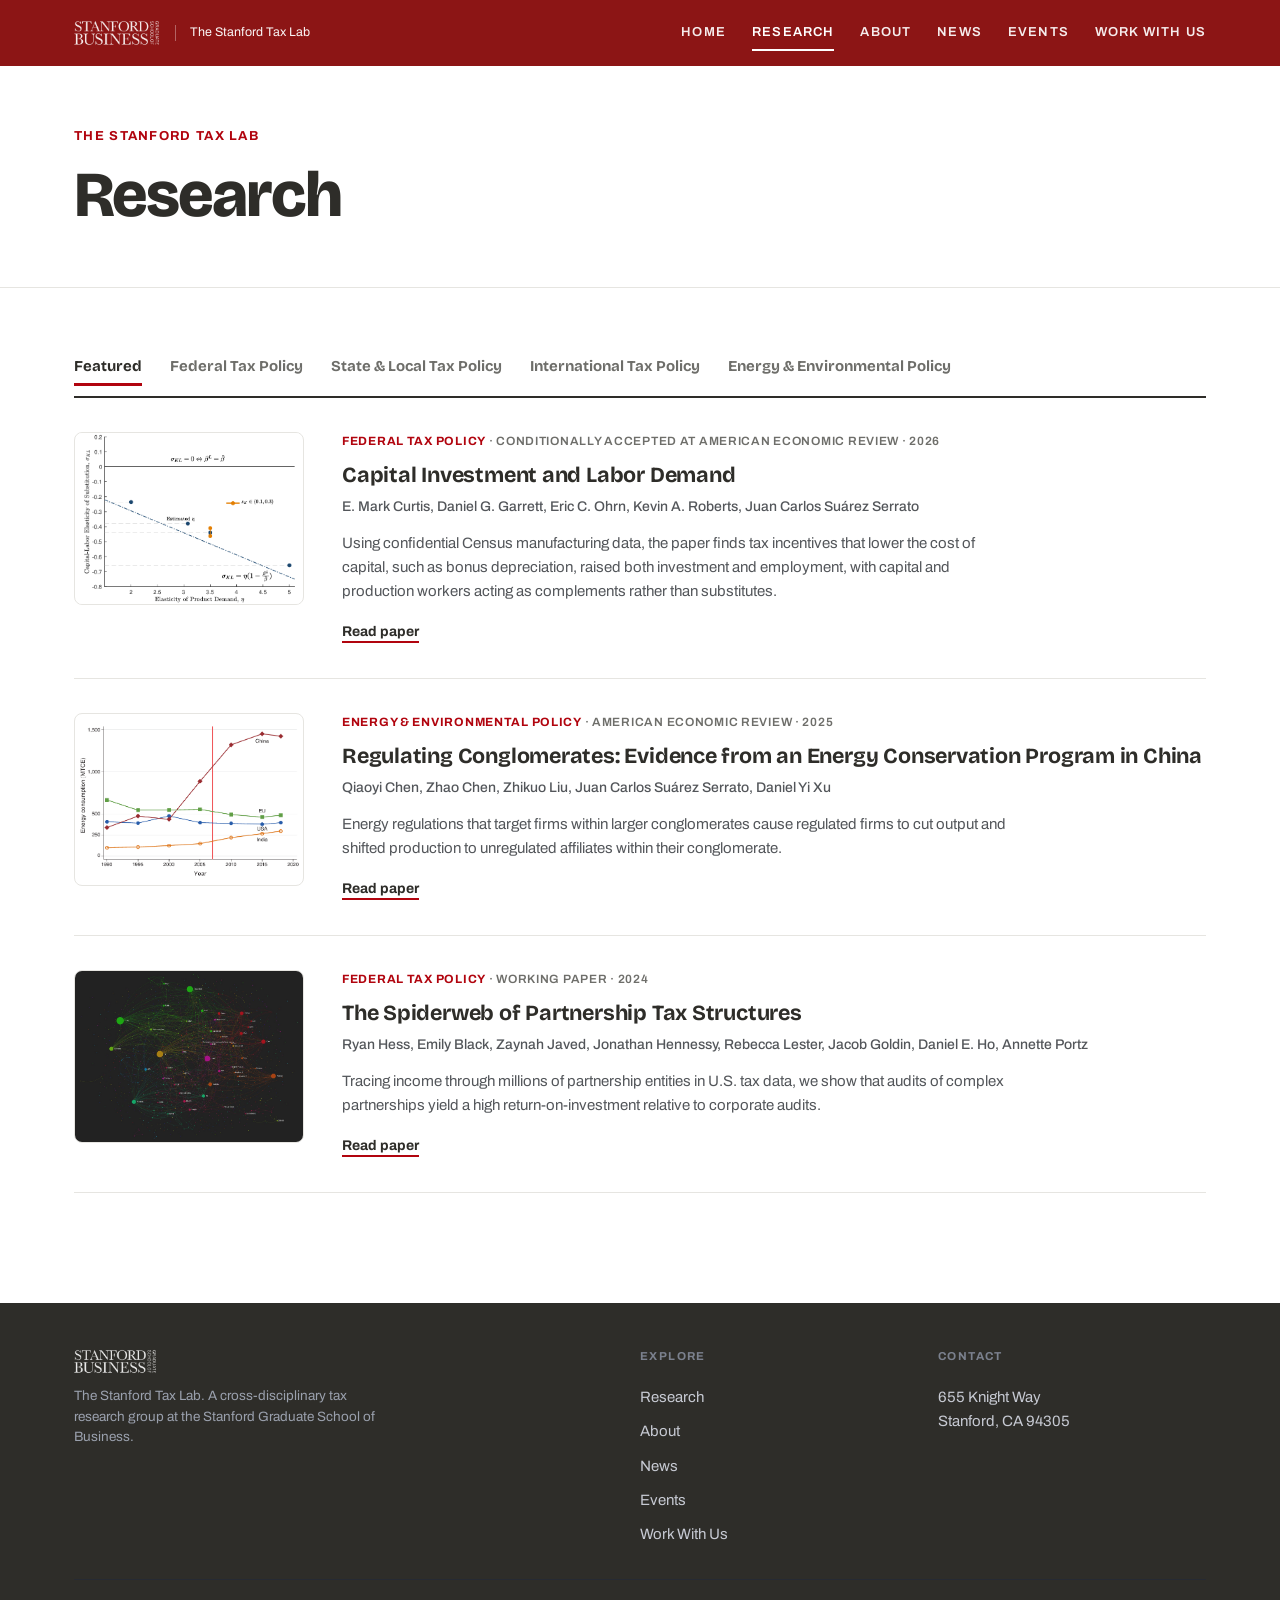
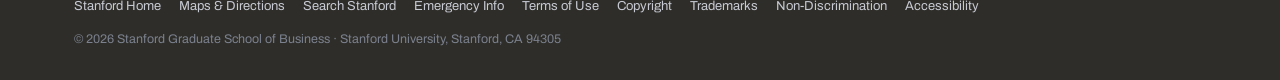
<file: research.html>
<!doctype html>
<html lang="en">
<head>
<meta charset="utf-8" />
<meta name="viewport" content="width=device-width, initial-scale=1" />
<title>Research — Stanford Tax Lab</title>
<meta name="description" content="Research on federal, state and local, international, and energy and environmental tax policy from the Stanford Tax Lab." />
<link rel="preconnect" href="https://fonts.googleapis.com" />
<link rel="preconnect" href="https://fonts.gstatic.com" crossorigin />
<link href="https://fonts.googleapis.com/css2?family=Archivo:wght@400;500;600;700&family=Bricolage+Grotesque:opsz,wght@12..96,600;12..96,700;12..96,800&display=swap" rel="stylesheet" />
<link rel="stylesheet" href="assets/site.css" />
</head>
<body data-page="research">
<div id="site-header"></div>

<main>
  <section class="page-head">
    <div class="wrap">
      <p class="eyebrow">The Stanford Tax Lab</p>
      <h1>Research</h1>
    </div>
  </section>

  <section class="block" style="padding-top:52px">
    <div class="wrap">
      <div class="filters reveal" role="group" aria-label="Filter research by category">
        <button class="filter" type="button" data-filter="featured" aria-pressed="true">Featured</button>
        <button class="filter" type="button" data-filter="federal" aria-pressed="false">Federal Tax Policy</button>
        <button class="filter" type="button" data-filter="state-local" aria-pressed="false">State &amp; Local Tax Policy</button>
        <button class="filter" type="button" data-filter="international" aria-pressed="false">International Tax Policy</button>
        <button class="filter" type="button" data-filter="energy" aria-pressed="false">Energy &amp; Environmental Policy</button>
      </div>

      <div class="papers">
        <!-- Papers marked data-featured="true" appear under the Featured filter here AND on the home page, which copies them in automatically. -->

        <!-- Capital Investment and Labor Demand (FEATURED) -->
        <article class="paper reveal" data-cat="federal" data-featured="true">
          <img class="thumb thumb-fig" src="../public/img/papers/capital_labor_TN.png" alt="" />
          <div>
            <p class="meta"><span class="cat">Federal Tax Policy</span> · Conditionally Accepted at American Economic Review · 2026</p>
            <h3>Capital Investment and Labor Demand</h3>
            <p class="by">E. Mark Curtis, Daniel G. Garrett, Eric C. Ohrn, Kevin A. Roberts, Juan Carlos Suárez Serrato</p>
            <p class="abs">Using confidential Census manufacturing data, the paper finds tax incentives that lower the cost of capital, such as bonus depreciation, raised both investment and employment, with capital and production workers acting as complements rather than substitutes.</p>
            <a class="dl" href="https://www.nber.org/papers/w29485" target="_blank" rel="noopener">Read paper</a>
          </div>
        </article>

        <!-- The Corporate Alternative Minimum Tax and Financial Reporting Incentives -->
        <article class="paper reveal" data-cat="federal">
          <img class="thumb thumb-fig" src="../public/img/papers/alt_min_tax_TN.png" alt="" />
          <div>
            <p class="meta"><span class="cat">Federal Tax Policy</span> · Working Paper · 2026</p>
            <h3>The Corporate Alternative Minimum Tax and Financial Reporting Incentives</h3>
            <p class="by">Junyoung Jeong, Rebecca Lester, Kevin Smith</p>
            <p class="abs">The paper models how the Corporate Alternative Minimum Tax, levied on financial-statement income, shapes reporting, finding it can improve or degrade reporting quality depending on managerial incentives and that real earnings management rises when the tax binds.</p>
            <a class="dl" href="https://papers.ssrn.com/sol3/papers.cfm?abstract_id=6505938" target="_blank" rel="noopener">Read paper</a>
          </div>
        </article>

        <!-- Tax Cut Awareness: Hawaii (no working paper yet — generic thumbnail) -->
        <article class="paper reveal" data-cat="state-local">
          <img class="thumb" src="../public/img/statemap.jpg" alt="" />
          <div>
            <p class="meta"><span class="cat">State &amp; Local Tax Policy</span> · Working Paper · 2026</p>
            <h3>Tax Cut Awareness: Evidence from a Randomized Field Study in Hawaii</h3>
            <p class="by">Rebecca Lester, Anthony Welsch</p>
            <p class="abs">In a randomized field experiment with the Hawaii Department of Taxation, a single informational letter raised taxpayers' awareness of the state's largest-ever income-tax cut by about 30 points and improved perceptions of affordability and fairness.</p>
            <a class="dl" href="https://www.anthonywelsch.info/research" target="_blank" rel="noopener">Read paper</a>
          </div>
        </article>

        <!-- Business Incentives and Economic Activity: Evidence from Alabama -->
        <article class="paper reveal" data-cat="state-local">
          <img class="thumb thumb-fig" src="../public/img/papers/alabama_TN.png" alt="" />
          <div>
            <p class="meta"><span class="cat">State &amp; Local Tax Policy</span> · Working Paper · 2026</p>
            <h3>Business Incentives and Economic Activity: Evidence from Alabama</h3>
            <p class="by">Natalie Millar, Rebecca Lester, Joshua Rauh</p>
            <p class="abs">Using 3,500 business incentives worth $6.2 billion granted in Alabama from 2012 to 2024, the paper finds incentives raised recipient employment by 61 jobs on average, up to 247 for the largest, at roughly $77,000 per job.</p>
            <a class="dl" href="https://www.nataliemillar.net/" target="_blank" rel="noopener">Read paper</a>
          </div>
        </article>

        <!-- Regulating Conglomerates: Energy Conservation in China (FEATURED) -->
        <article class="paper reveal" data-cat="energy" data-featured="true">
          <img class="thumb thumb-fig" src="../public/img/papers/china_env_TN.png" alt="" />
          <div>
            <p class="meta"><span class="cat">Energy &amp; Environmental Policy</span> · American Economic Review · 2025</p>
            <h3>Regulating Conglomerates: Evidence from an Energy Conservation Program in China</h3>
            <p class="by">Qiaoyi Chen, Zhao Chen, Zhikuo Liu, Juan Carlos Suárez Serrato, Daniel Yi Xu</p>
            <p class="abs">Energy regulations that target firms within larger conglomerates cause regulated firms to cut output and shifted production to unregulated affiliates within their conglomerate.</p>
            <a class="dl" href="https://doi.org/10.1257/aer.20211455" target="_blank" rel="noopener">Read paper</a>
          </div>
        </article>

        <!-- Tax Subsidy Disclosure and Local Economic Effects -->
        <article class="paper reveal" data-cat="state-local">
          <img class="thumb thumb-fig" src="../public/img/papers/tax_subsidy_disclosure_TN.png" alt="" />
          <div>
            <p class="meta"><span class="cat">State &amp; Local Tax Policy</span> · Journal of Accounting Research · 2025</p>
            <h3>Tax Subsidy Disclosure and Local Economic Effects</h3>
            <p class="by">Lisa De Simone, Rebecca Lester, Aneesh Raghunandan</p>
            <p class="abs">State and local business subsidies raise local employment when subject to internal government disclosure, while public disclosures have little effect.</p>
            <a class="dl" href="https://doi.org/10.1111/1475-679X.12591" target="_blank" rel="noopener">Read paper</a>
          </div>
        </article>

        <!-- Firms' Real and Reporting Responses to Taxation: A Review -->
        <article class="paper reveal" data-cat="federal">
          <img class="thumb thumb-fig" src="../public/img/papers/lester_olbert_review_TN.jpg" alt="" />
          <div>
            <p class="meta"><span class="cat">Federal Tax Policy</span> · Journal of Accounting and Economics · 2025</p>
            <h3>Firms' Real and Reporting Responses to Taxation: A Review</h3>
            <p class="by">Rebecca Lester, Marcel Olbert</p>
            <p class="abs">This review synthesizes research on how taxation shapes firms' investment, employment, and reporting, offering a framework grounded in the neoclassical theory of corporate taxation and highlighting where accounting evidence advances the field.</p>
            <a class="dl" href="https://doi.org/10.1016/j.jacceco.2025.101837" target="_blank" rel="noopener">Read paper</a>
          </div>
        </article>

        <!-- The Consequences of Limiting the Tax Deductibility of R&D -->
        <article class="paper reveal" data-cat="federal">
          <img class="thumb thumb-fig" src="../public/img/papers/consequences_limiting_TN.png" alt="" />
          <div>
            <p class="meta"><span class="cat">Federal Tax Policy</span> · Working Paper · 2025</p>
            <h3>The Consequences of Limiting the Tax Deductibility of R&amp;D</h3>
            <p class="by">Mary Cowx, Rebecca Lester, Michelle L. Nessa</p>
            <p class="abs">Exploiting variation in firms' fiscal year-ends, the paper finds the 2022 rule requiring R&amp;D to be capitalized rather than expensed raised affected firms' cash effective tax rates by about 12 points and led research-intensive and constrained firms to cut R&amp;D and investment.</p>
            <a class="dl" href="https://papers.ssrn.com/sol3/papers.cfm?abstract_id=4998845" target="_blank" rel="noopener">Read paper</a>
          </div>
        </article>

        <!-- Estimating the Effects of Investment Incentives on Worker Earnings -->
        <article class="paper reveal" data-cat="federal">
          <img class="thumb thumb-fig" src="../public/img/papers/roberts_TN.png" alt="" />
          <div>
            <p class="meta"><span class="cat">Federal Tax Policy</span> · Working Paper · 2025</p>
            <h3>Estimating the Effects of Investment Incentives on Worker Earnings</h3>
            <p class="by">Kevin A. Roberts</p>
            <p class="abs">Using matched Census employer–employee data, the paper finds bonus-depreciation incentives produced lasting gains in incumbent workers' earnings and reduced job loss, with the strongest effects in import-competing industries.</p>
            <a class="dl" href="https://kevin-a-roberts.com/wp-content/uploads/2026/01/Roberts_JMP.pdf" target="_blank" rel="noopener">Read paper</a>
          </div>
        </article>

        <!-- Tax Planning and Multinational Behavior -->
        <article class="paper reveal" data-cat="international">
          <img class="thumb thumb-fig" src="../public/img/papers/taxplanning_TN.png" alt="" />
          <div>
            <p class="meta"><span class="cat">International Tax Policy</span> · NBER Working Paper · 2026</p>
            <h3>Tax Planning and Multinational Behavior</h3>
            <p class="by">Rosanne Altshuler, Lysle Boller, Kevin A. Roberts, Juan Carlos Suárez Serrato</p>
            <p class="abs">Using IRS data, the paper documents how U.S. multinationals use hybrid structures that exploit mismatches between U.S. and foreign tax law, tied to over 35% of U.S. foreign profits by 2016, and shows restricting them reduces investment unless paired with a domestic rate cut.</p>
            <a class="dl" href="https://www.nber.org/papers/w35874" target="_blank" rel="noopener">Read paper</a>
          </div>
        </article>

        <!-- IPOs and Foreign Tax Structures -->
        <article class="paper reveal" data-cat="international">
          <img class="thumb thumb-fig" src="../public/img/papers/IPO_TN.png" alt="" />
          <div>
            <p class="meta"><span class="cat">International Tax Policy</span> · Working Paper · 2025</p>
            <h3>IPOs and Foreign Tax Structures</h3>
            <p class="by">Christine Dobridge, Rebecca Lester, Andrew Whitten</p>
            <p class="abs">Using U.S. corporate tax-return data, the paper shows firms rapidly build multinational foreign tax structures within three years of going public, expanding in low-tax jurisdictions and shifting intangibles abroad, especially under capital-market pressure to hit earnings targets.</p>
            <a class="dl" href="https://papers.ssrn.com/sol3/papers.cfm?abstract_id=4766090" target="_blank" rel="noopener">Read paper</a>
          </div>
        </article>

        <!-- Effects of International Tax Provisions on Domestic Labor Markets -->
        <article class="paper reveal" data-cat="international">
          <img class="thumb thumb-fig" src="../public/img/papers/itax_locallabor_TN.png" alt="" />
          <div>
            <p class="meta"><span class="cat">International Tax Policy</span> · Oxford CBT Working Paper · 2025</p>
            <h3>Effects of International Tax Provisions on Domestic Labor Markets</h3>
            <p class="by">Daniel G. Garrett, Eric Ohrn, Juan Carlos Suárez Serrato</p>
            <p class="abs">Studying two U.S. international tax provisions, the paper finds local exposure to the 1997 Check-the-Box rules reduced U.S. employment and earnings as multinationals substituted foreign for domestic activity, while the 2004 repatriation holiday had no labor-market effect.</p>
            <a class="dl" href="https://oxfordtax.web.ox.ac.uk/sitefiles/wp25.07-daniel-garrett.pdf" target="_blank" rel="noopener">Read paper</a>
          </div>
        </article>

        <!-- The Spiderweb of Partnership Tax Structures (FEATURED) -->
        <article class="paper reveal" data-cat="federal" data-featured="true">
          <img class="thumb" src="../public/img/network.jpg" alt="" />
          <div>
            <p class="meta"><span class="cat">Federal Tax Policy</span> · Working Paper · 2024</p>
            <h3>The Spiderweb of Partnership Tax Structures</h3>
            <p class="by">Ryan Hess, Emily Black, Zaynah Javed, Jonathan Hennessy, Rebecca Lester, Jacob Goldin, Daniel E. Ho, Annette Portz</p>
            <p class="abs">Tracing income through millions of partnership entities in U.S. tax data, we show that audits of complex partnerships yield a high return-on-investment relative to corporate audits.</p>
            <a class="dl" href="https://papers.ssrn.com/sol3/papers.cfm?abstract_id=4998604" target="_blank" rel="noopener">Read paper</a>
          </div>
        </article>

        <!-- U.S. Equity Crowdfunding -->
        <article class="paper reveal" data-cat="federal">
          <img class="thumb thumb-fig" src="../public/img/papers/equity_crowdfund_TN.png" alt="" />
          <div>
            <p class="meta"><span class="cat">Federal Tax Policy</span> · Working Paper · 2024</p>
            <h3>U.S. Equity Crowdfunding: Real Effects of Financing Small Entrepreneurs</h3>
            <p class="by">Douglas Laporte, Rebecca Lester</p>
            <p class="abs">The paper finds U.S. equity crowdfunding improves access to capital for young firms banks rarely fund; successful issuers survive longer, attract more venture capital, and grow, with local increases in entrepreneurship and venture investment.</p>
            <a class="dl" href="https://papers.ssrn.com/sol3/papers.cfm?abstract_id=4621185" target="_blank" rel="noopener">Read paper</a>
          </div>
        </article>

        <!-- Corporate Tax Policy in Developed Countries and Economic Activity in Africa -->
        <article class="paper reveal" data-cat="international">
          <img class="thumb thumb-fig" src="../public/img/papers/corporate_tax_africa_TN.png" alt="" />
          <div>
            <p class="meta"><span class="cat">International Tax Policy</span> · SIEPR Working Paper · 2023</p>
            <h3>Corporate Tax Policy in Developed Countries and Economic Activity in Africa</h3>
            <p class="by">Jeffrey L. Hoopes, Daniel Klein, Rebecca Lester, Marcel Olbert</p>
            <p class="abs">Using a major U.K. corporate-tax cut, the paper finds U.K. multinationals expanded their subsidiary presence in sub-Saharan Africa by 22 to 28%, raising local economic activity and the employment of African workers near U.K.-owned subsidiaries.</p>
            <a class="dl" href="https://papers.ssrn.com/sol3/papers.cfm?abstract_id=4254414" target="_blank" rel="noopener">Read paper</a>
          </div>
        </article>

        <!-- The Race Between Tax Enforcement and Tax Planning: Chile -->
        <article class="paper reveal" data-cat="international">
          <img class="thumb thumb-fig" src="../public/img/papers/chile_TN.png" alt="" />
          <div>
            <p class="meta"><span class="cat">International Tax Policy</span> · NBER Working Paper · 2022</p>
            <h3>The Race Between Tax Enforcement and Tax Planning: Evidence from a Natural Experiment in Chile</h3>
            <p class="by">Sebastián Bustos, Dina Pomeranz, Juan Carlos Suárez Serrato, José Vila-Belda, Gabriel Zucman</p>
            <p class="abs">Using administrative tax and customs data from Chile, the paper finds that OECD-style anti-profit-shifting rules failed to curb transfers to low-tax countries or raise tax payments, instead fueling demand for tax consultants.</p>
            <a class="dl" href="https://www.nber.org/papers/w30114" target="_blank" rel="noopener">Read paper</a>
          </div>
        </article>

        <!-- Taxing Property in Developing Countries: Mexico -->
        <article class="paper reveal" data-cat="international">
          <img class="thumb thumb-fig" src="../public/img/papers/mexico_prop_tax_TN.png" alt="" />
          <div>
            <p class="meta"><span class="cat">International Tax Policy</span> · NBER Working Paper · 2021</p>
            <h3>Taxing Property in Developing Countries: Theory and Evidence from Mexico</h3>
            <p class="by">Anne Brockmeyer, Alejandro Estefan, Karina Ramírez Arras, Juan Carlos Suárez Serrato</p>
            <p class="abs">Combining administrative data and an enforcement experiment in Mexico, the paper finds that raising property-tax rates improves welfare while escalating enforcement reduces it, so governments should lean on higher rates rather than tougher enforcement.</p>
            <a class="dl" href="https://www.nber.org/papers/w28637" target="_blank" rel="noopener">Read paper</a>
          </div>
        </article>

        <!-- Unintended Consequences of Eliminating Tax Havens -->
        <article class="paper reveal" data-cat="international">
          <img class="thumb" src="../public/img/papers/puertorico_TN.png" alt="" />
          <div>
            <p class="meta"><span class="cat">International Tax Policy</span> · NBER Working Paper · 2019</p>
            <h3>Unintended Consequences of Eliminating Tax Havens</h3>
            <p class="by">Juan Carlos Suárez Serrato</p>
            <p class="abs">The paper shows that limiting U.S. multinationals' profit-shifting to tax havens raised the cost of U.S. investment, leading exposed firms to cut global investment and domestic employment, with local declines in income and home values.</p>
            <a class="dl" href="https://www.nber.org/papers/w24850" target="_blank" rel="noopener">Read paper</a>
          </div>
        </article>
      </div>

      <p id="papers-empty" hidden class="note-inline">No papers in this category yet. Please check back soon.</p>
    </div>
  </section>
</main>

<div id="site-footer"></div>
<script src="assets/site.js"></script>
</body>
</html>
</file>
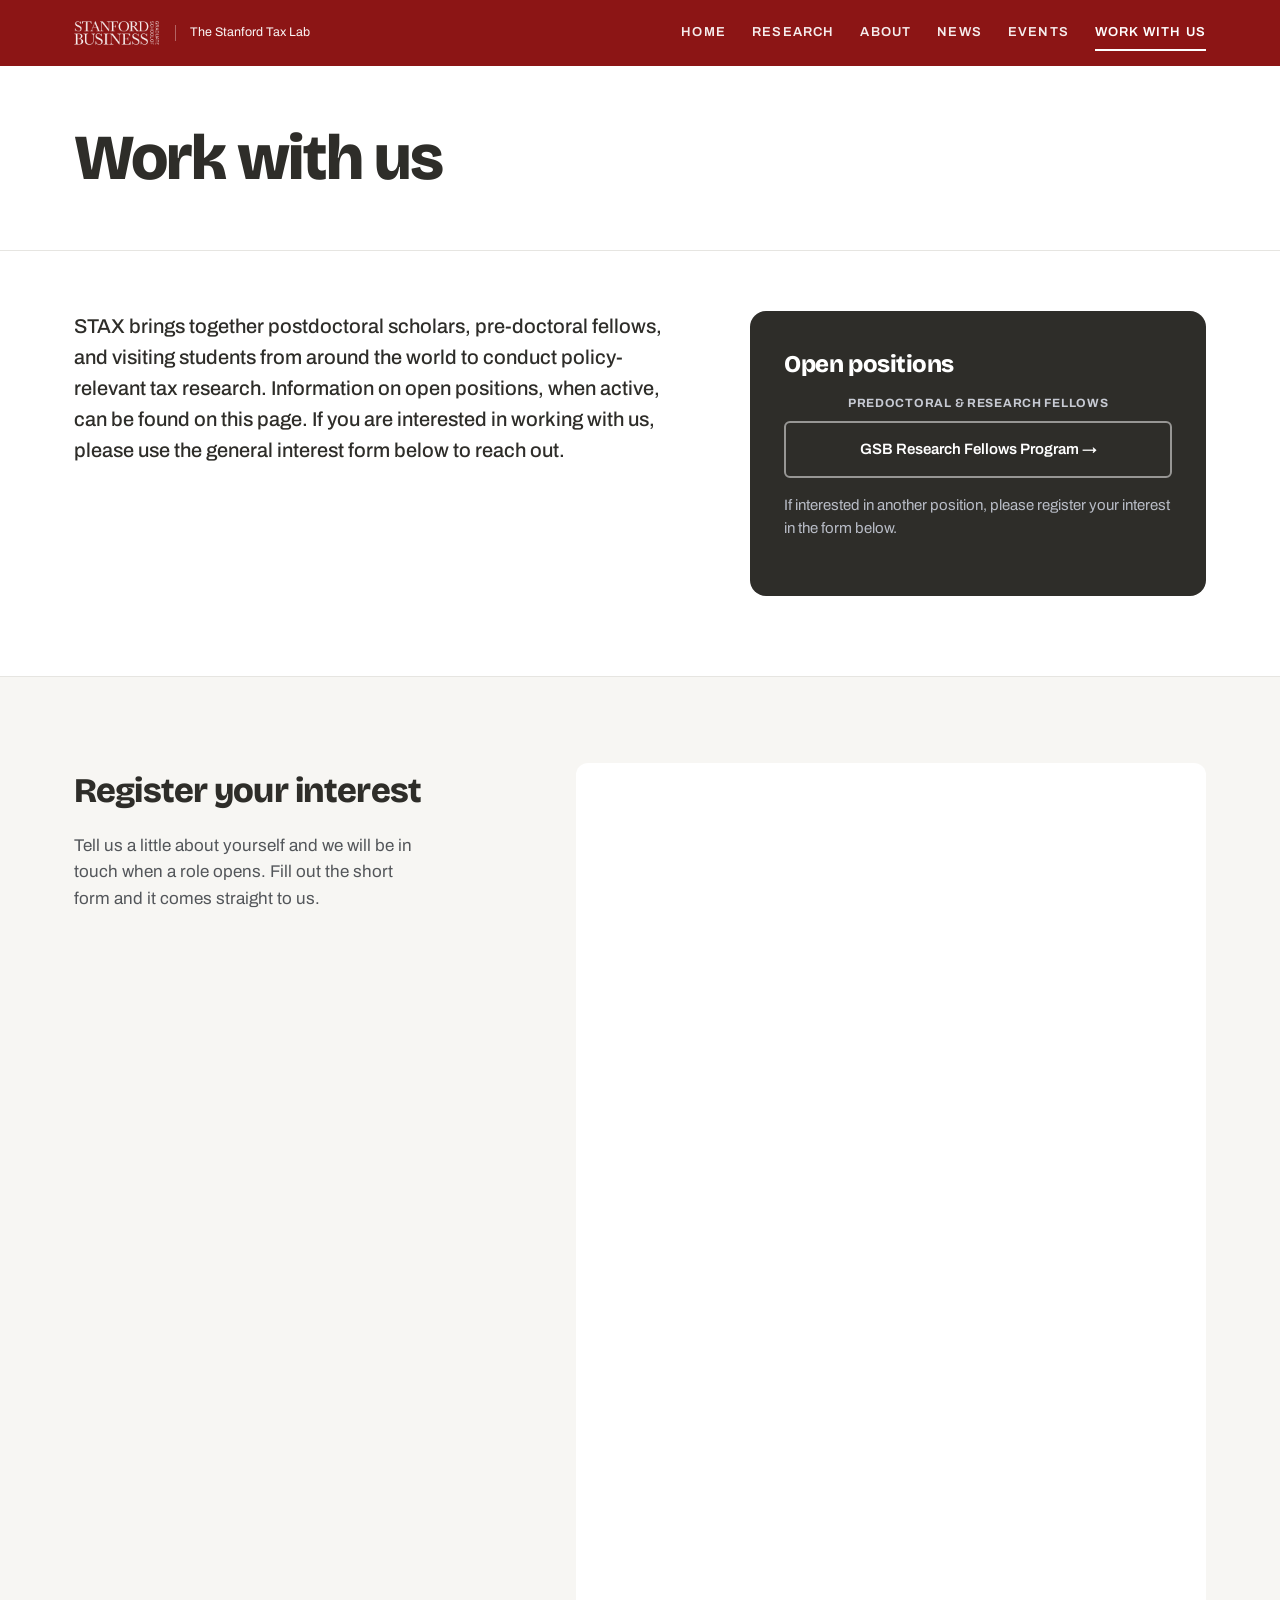
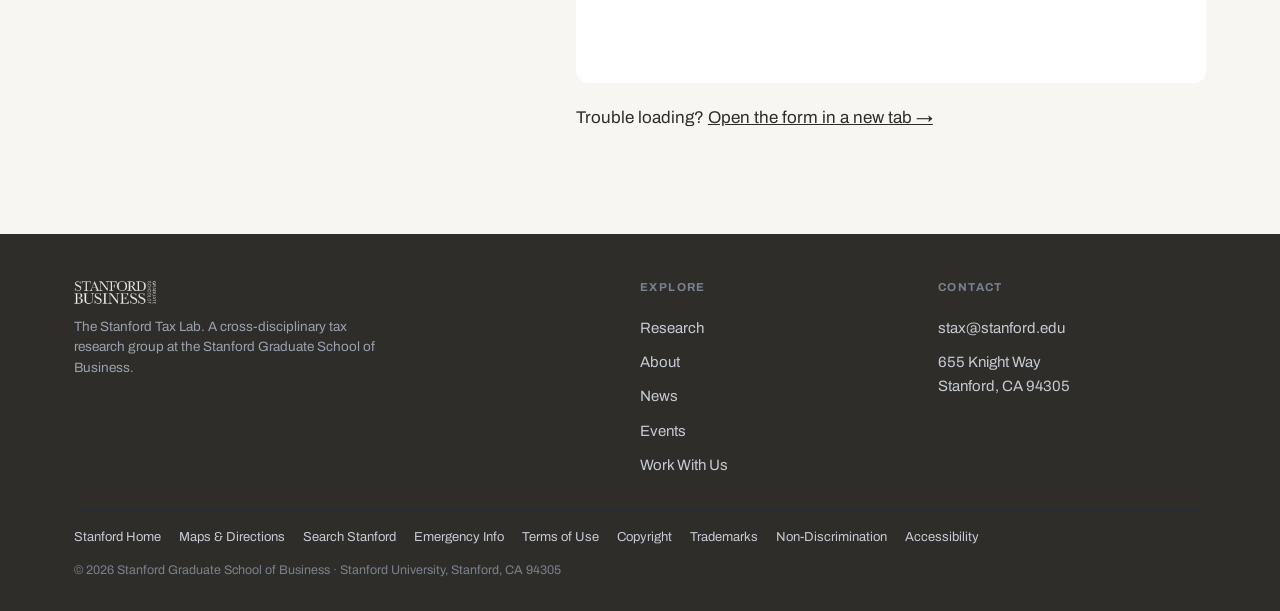
<file: preview/careers.html>
<!doctype html>
<html lang="en">
<head>
<meta charset="utf-8" />
<meta name="viewport" content="width=device-width, initial-scale=1" />
<title>Work With Us — Stanford Tax Lab</title>
<meta name="description" content="Open roles are posted on Stanford's careers site. Email us or register your interest." />
<link rel="preconnect" href="https://fonts.googleapis.com" />
<link rel="preconnect" href="https://fonts.gstatic.com" crossorigin />
<link href="https://fonts.googleapis.com/css2?family=Archivo:wght@400;500;600;700&family=Bricolage+Grotesque:opsz,wght@12..96,600;12..96,700;12..96,800&display=swap" rel="stylesheet" />
<link rel="stylesheet" href="assets/site.css" />
</head>
<body data-page="careers">
<div id="site-header"></div>

<main>
  <section class="page-head">
    <div class="wrap">
      <h1>Work with us</h1>
    </div>
  </section>

  <section class="block ww" style="padding-top:60px;padding-bottom:80px">
    <div class="wrap ww-grid">
      <div class="reveal">
        <p class="lead-p">STAX brings together postdoctoral scholars, pre-doctoral fellows, and visiting students from around the world to conduct policy-relevant tax research. Information on open positions, when active, can be found on this page. If you are interested in working with us, please use the general interest form below to reach out.</p>
      </div>

      <aside class="apply-card reveal">
        <h3>Open positions</h3>
        <div class="apply-opt">
          <span class="apply-label">Predoctoral &amp; research fellows</span>
          <a class="btn btn-ghost-light" href="https://www.gsb.stanford.edu/programs/research-fellows/academic-experience/dedicated-track/projects" target="_blank" rel="noopener">GSB Research Fellows Program →</a>
        </div>
        <p>If interested in another position, please register your interest in the form below.</p>
      </aside>
    </div>
  </section>
</main>

<section class="form-section">
  <div class="wrap ww-form" style="padding-top:86px;padding-bottom:86px">
    <div class="ff-intro reveal">
      <h2>Register your interest</h2>
      <p>Tell us a little about yourself and we will be in touch when a role opens. Fill out the short form and it comes straight to us.</p>
    </div>
    <div class="form-embed reveal">
      <iframe title="STAX interest form" src="https://docs.google.com/forms/d/e/1FAIpQLSeSI5RHZSW18LwDrOcMeDJNeeX9XPVlgKyhjvPBH7MnP-eqkA/viewform?embedded=true" width="100%" height="920" style="border:0;background:#fff;border-radius:12px" loading="lazy">Loading the interest form…</iframe>
      <p class="ff-contact" style="margin-top:12px">Trouble loading? <a href="https://docs.google.com/forms/d/e/1FAIpQLSeSI5RHZSW18LwDrOcMeDJNeeX9XPVlgKyhjvPBH7MnP-eqkA/viewform" target="_blank" rel="noopener">Open the form in a new tab →</a></p>
    </div>
  </div>
</section>

<div id="site-footer"></div>
<script src="assets/site.js"></script>
</body>
</html>
</file>
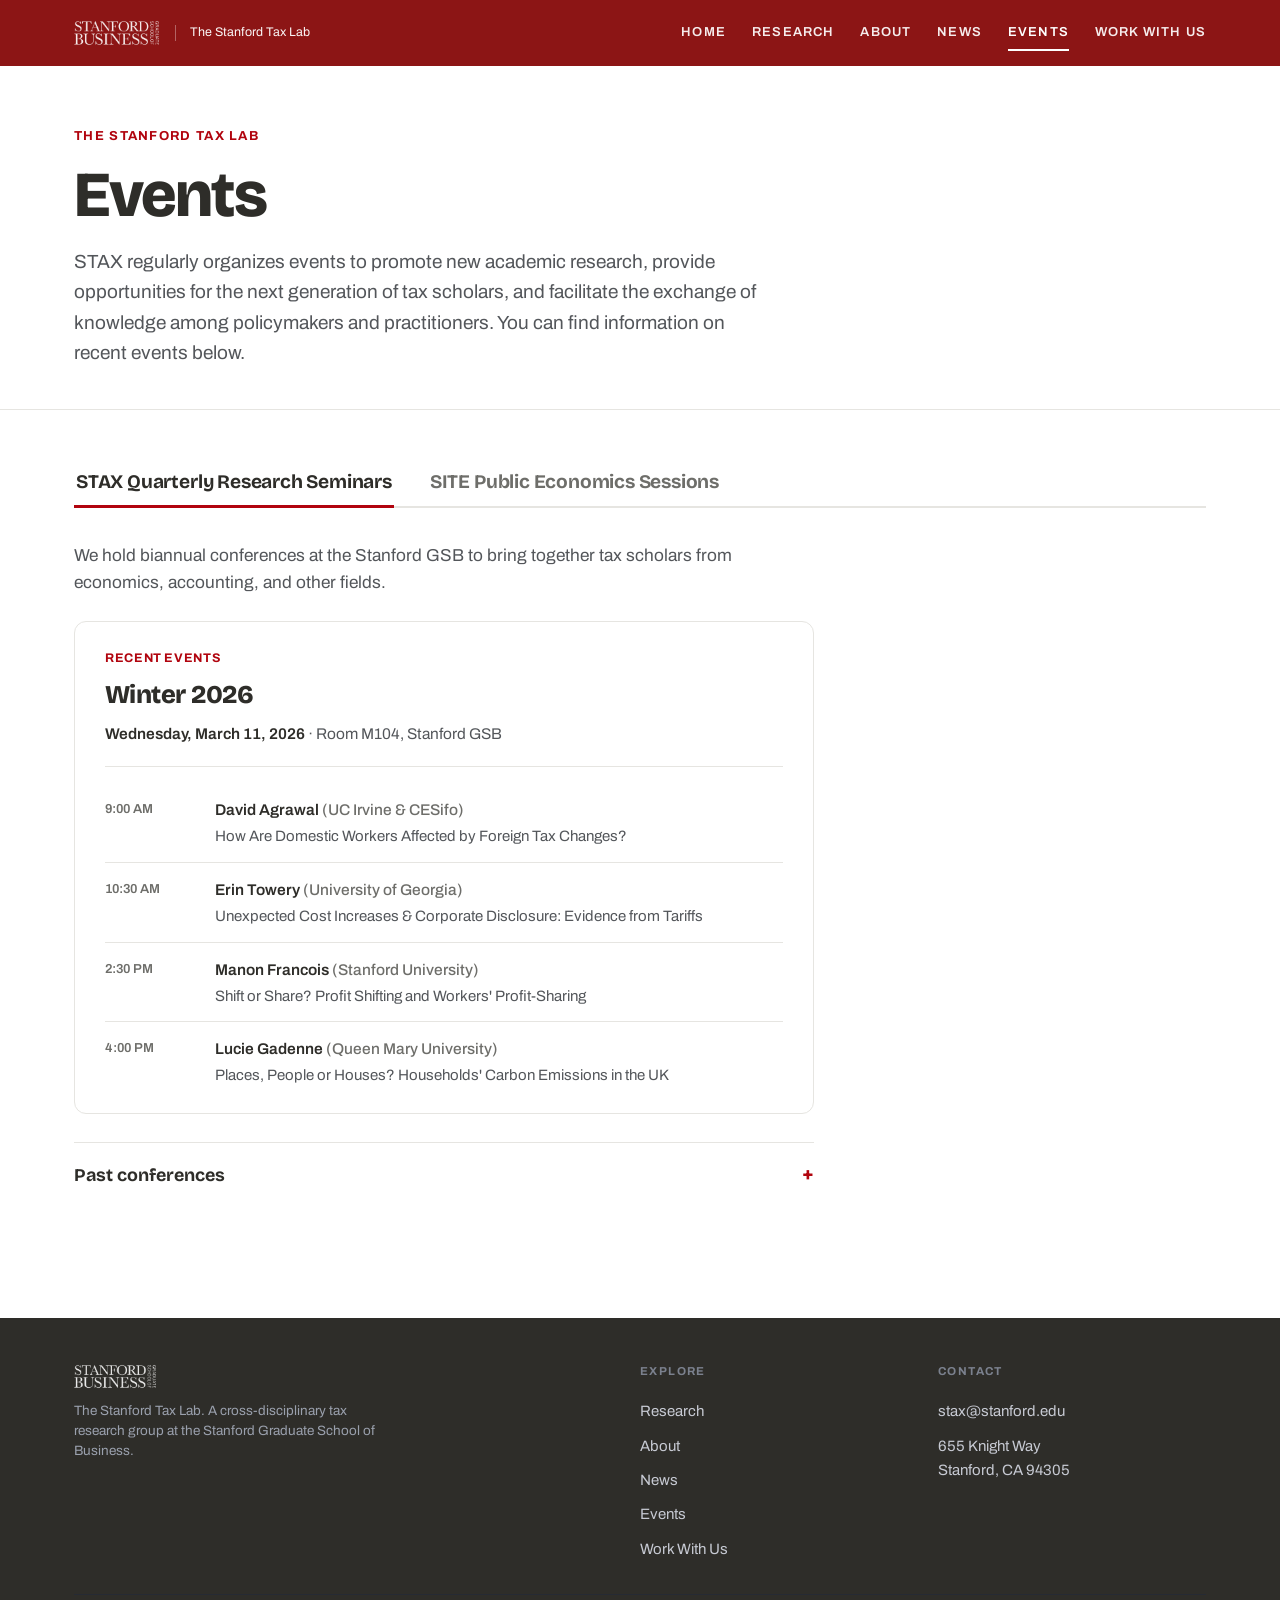
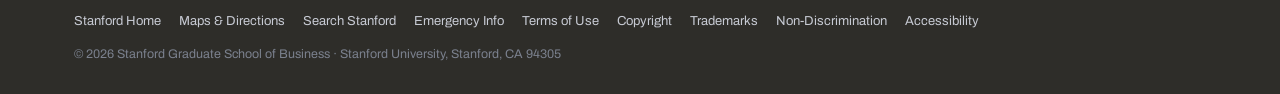
<file: preview/events.html>
<!doctype html>
<html lang="en">
<head>
<meta charset="utf-8" />
<meta name="viewport" content="width=device-width, initial-scale=1" />
<title>Events — Stanford Tax Lab</title>
<meta name="description" content="STAX Quarterly Research Seminars and the SITE Public Economics sessions at the Stanford Graduate School of Business." />
<link rel="preconnect" href="https://fonts.googleapis.com" />
<link rel="preconnect" href="https://fonts.gstatic.com" crossorigin />
<link href="https://fonts.googleapis.com/css2?family=Archivo:wght@400;500;600;700&family=Bricolage+Grotesque:opsz,wght@12..96,600;12..96,700;12..96,800&display=swap" rel="stylesheet" />
<link rel="stylesheet" href="assets/site.css" />
</head>
<body data-page="events">
<div id="site-header"></div>

<main>
  <section class="page-head">
    <div class="wrap">
      <p class="eyebrow">The Stanford Tax Lab</p>
      <h1>Events</h1>
      <p class="intro">STAX regularly organizes events to promote new academic research, provide opportunities for the next generation of tax scholars, and facilitate the exchange of knowledge among policymakers and practitioners. You can find information on recent events below.</p>
    </div>
  </section>

  <section class="block" style="padding-top:48px">
    <div class="wrap">
      <div class="etabs reveal" role="tablist" aria-label="Event programs">
        <button class="etab" type="button" role="tab" id="tab-seminars" aria-controls="panel-seminars" aria-selected="true">STAX Quarterly Research Seminars</button>
        <button class="etab" type="button" role="tab" id="tab-site" aria-controls="panel-site" aria-selected="false">SITE Public Economics Sessions</button>
      </div>

      <div class="etabpanel" id="panel-seminars" role="tabpanel" aria-labelledby="tab-seminars" tabindex="0">
        <p class="ev-lead">We hold biannual conferences at the Stanford GSB to bring together tax scholars from economics, accounting, and other fields.</p>
        <div class="ev-card">
          <p class="ev-meta">Recent events</p>
          <h3>Winter 2026</h3>
          <p class="ev-detail"><strong>Wednesday, March 11, 2026</strong> · Room M104, Stanford GSB</p>
          <ul class="conf-prog">
            <li><span class="conf-time">9:00 AM</span><span><span class="conf-spk">David Agrawal <span class="aff2">(UC Irvine &amp; CESifo)</span></span><span class="conf-title">How Are Domestic Workers Affected by Foreign Tax Changes?</span></span></li>
            <li><span class="conf-time">10:30 AM</span><span><span class="conf-spk">Erin Towery <span class="aff2">(University of Georgia)</span></span><span class="conf-title">Unexpected Cost Increases &amp; Corporate Disclosure: Evidence from Tariffs</span></span></li>
            <li><span class="conf-time">2:30 PM</span><span><span class="conf-spk">Manon Francois <span class="aff2">(Stanford University)</span></span><span class="conf-title">Shift or Share? Profit Shifting and Workers' Profit-Sharing</span></span></li>
            <li><span class="conf-time">4:00 PM</span><span><span class="conf-spk">Lucie Gadenne <span class="aff2">(Queen Mary University)</span></span><span class="conf-title">Places, People or Houses? Households' Carbon Emissions in the UK</span></span></li>
          </ul>
        </div>
        <details class="past-conf">
          <summary>Past conferences</summary>
          <div class="pc-body">
            <ul class="pc-list">
              <li>STAX Winter Seminar 2025</li>
              <li>STAX Fall Seminar 2024</li>
              <li>STAX Winter Seminar 2024</li>
              <li>STAX Fall Seminar 2023</li>
            </ul>
          </div>
        </details>
      </div>

      <div class="etabpanel" id="panel-site" role="tabpanel" aria-labelledby="tab-site" tabindex="0">
        <p class="ev-lead">We organize a public economics session as part of the annual Stanford Institute for Theoretical Economics (SITE) summer conference series.</p>
        <div class="ev-card">
          <p class="ev-meta">SITE 2026 · Session 8</p>
          <h3>Public Economics</h3>
          <p class="ev-detail"><strong>August 10-11, 2026</strong> · Stanford Graduate School of Business</p>
          <p class="ev-detail">Organized by Juan Carlos Suárez Serrato, Patrick Kennedy, Rebecca Lester, Felipe Lobel, and Juliana Londoño Vélez.</p>
          <a class="ev-link" href="https://economics.stanford.edu/events/site-2026/session-8-public-economics" target="_blank" rel="noopener">View the session →</a>
        </div>
      </div>
    </div>
  </section>
</main>

<div id="site-footer"></div>
<script src="assets/site.js"></script>
</body>
</html>
</file>
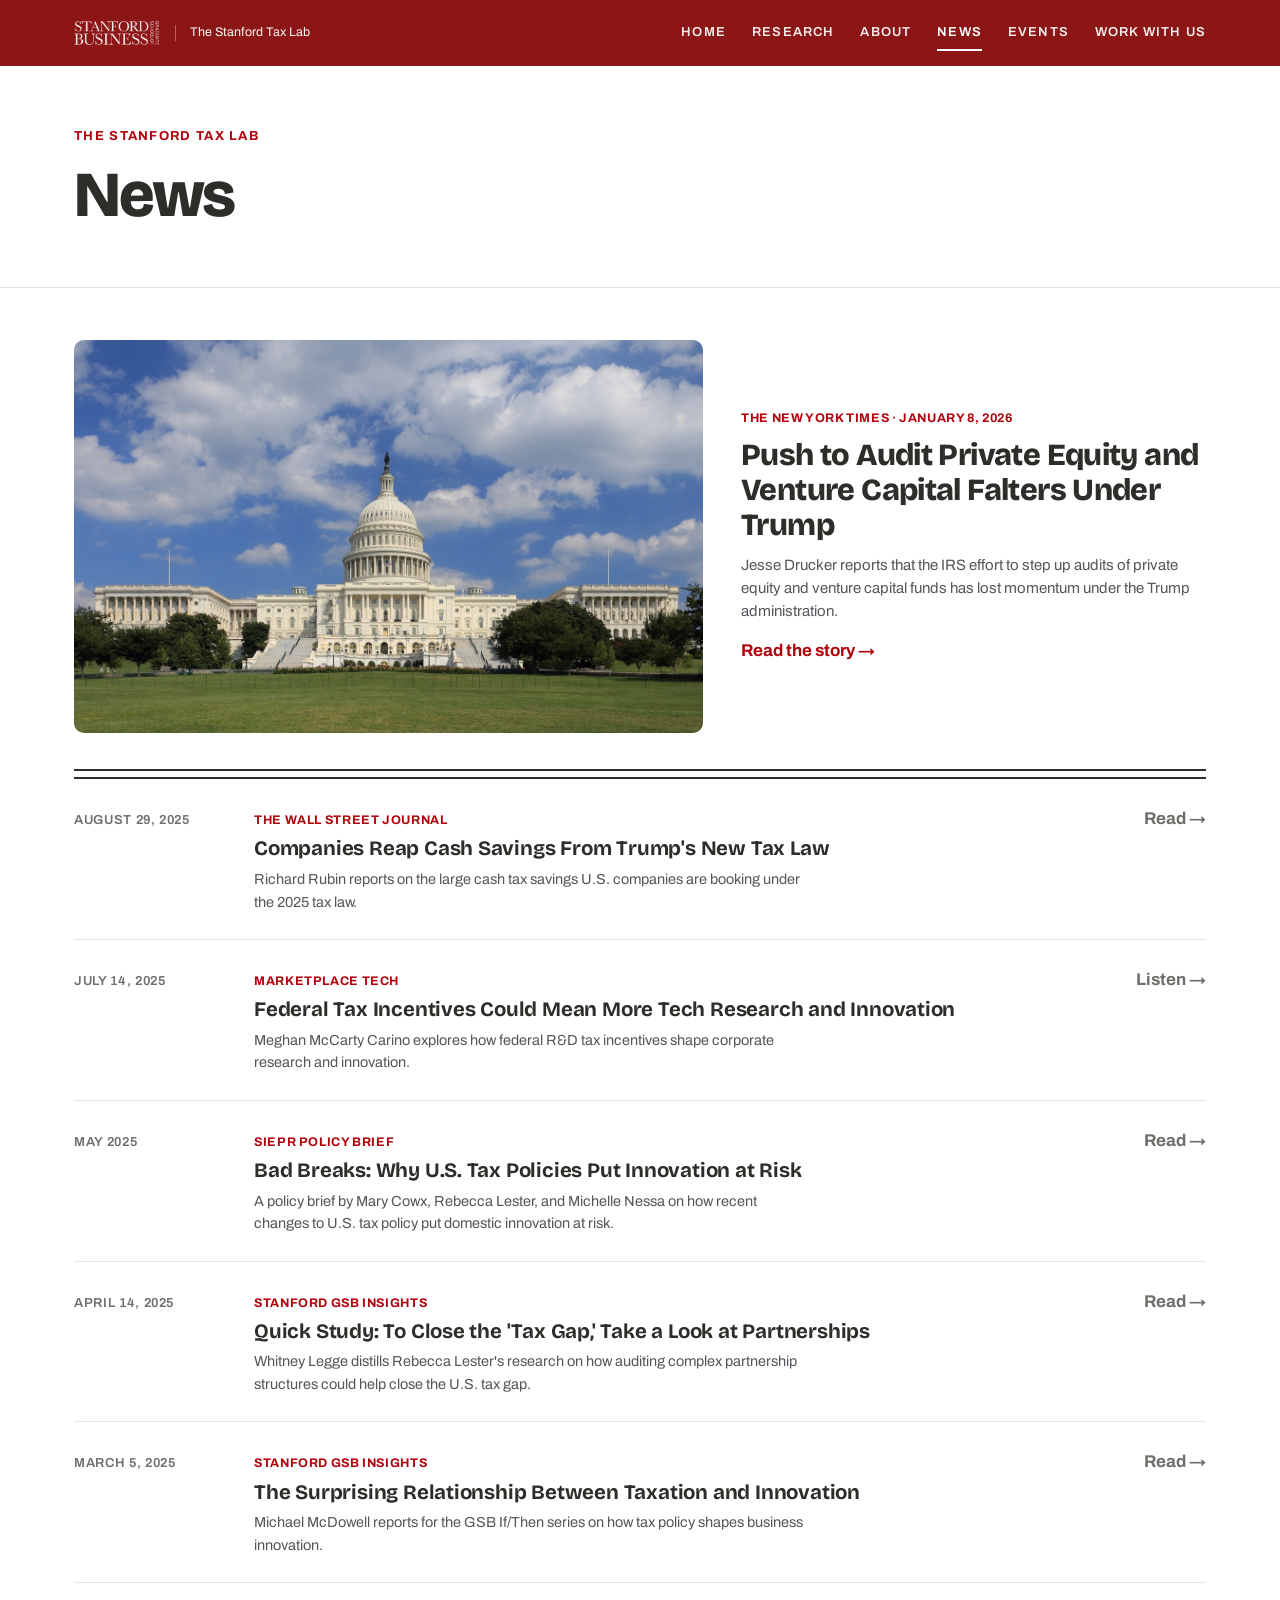
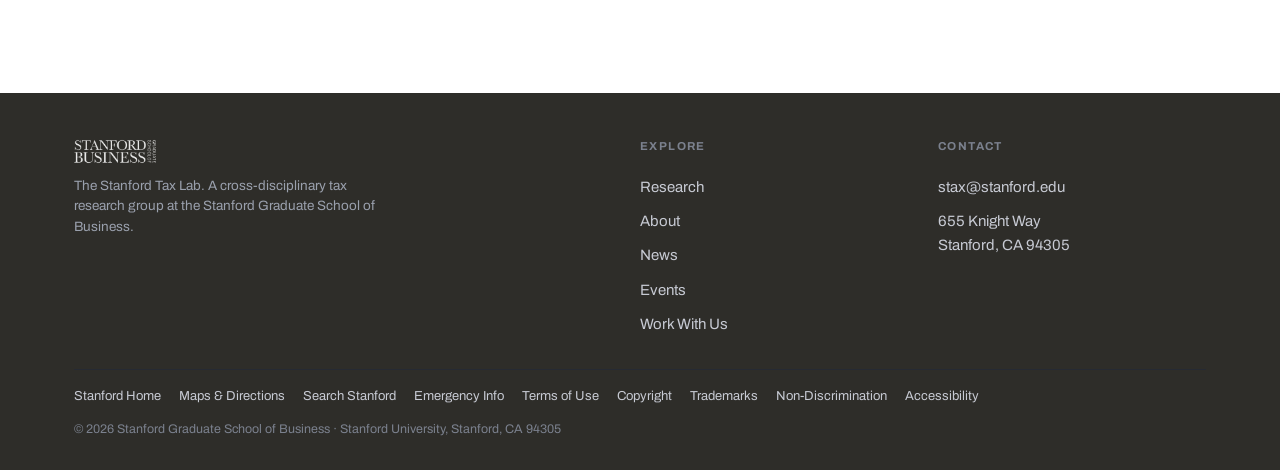
<file: preview/news.html>
<!doctype html>
<html lang="en">
<head>
<meta charset="utf-8" />
<meta name="viewport" content="width=device-width, initial-scale=1" />
<title>News — Stanford Tax Lab</title>
<meta name="description" content="Selected press coverage of Stanford Tax Lab research and faculty, and STAX policy briefs." />
<link rel="preconnect" href="https://fonts.googleapis.com" />
<link rel="preconnect" href="https://fonts.gstatic.com" crossorigin />
<link href="https://fonts.googleapis.com/css2?family=Archivo:wght@400;500;600;700&family=Bricolage+Grotesque:opsz,wght@12..96,600;12..96,700;12..96,800&display=swap" rel="stylesheet" />
<link rel="stylesheet" href="assets/site.css" />
</head>
<body data-page="news">
<div id="site-header"></div>

<main>
  <section class="page-head">
    <div class="wrap">
      <p class="eyebrow">The Stanford Tax Lab</p>
      <h1>News</h1>
    </div>
  </section>

  <section class="block" style="padding-top:52px">
    <div class="wrap">
      <a class="news-featured reveal" href="https://www.nytimes.com/2026/01/08/business/irs-private-equity-venture-capital-audits.html" target="_blank" rel="noopener" style="text-decoration:none;color:inherit">
        <img class="nf-img" src="../public/img/capitol2.jpg" alt="" />
        <div>
          <p class="nf-k">The New York Times · January 8, 2026</p>
          <span class="nf-t">Push to Audit Private Equity and Venture Capital Falters Under Trump</span>
          <p class="nf-b">Jesse Drucker reports that the IRS effort to step up audits of private equity and venture capital funds has lost momentum under the Trump administration.</p>
          <span class="nf-go">Read the story →</span>
        </div>
      </a>

      <div class="news-list">
        <a class="nrow reveal" href="https://www.wsj.com/politics/policy/companies-reap-cash-savings-from-trumps-new-tax-law-6920caf5" target="_blank" rel="noopener">
          <div class="nd">August 29, 2025</div>
          <div><p class="nk">The Wall Street Journal</p><p class="nt">Companies Reap Cash Savings From Trump's New Tax Law</p><p class="nb">Richard Rubin reports on the large cash tax savings U.S. companies are booking under the 2025 tax law.</p></div>
          <div class="ngo">Read →</div>
        </a>
        <a class="nrow reveal" href="https://www.marketplace.org/episode/2025/07/14/federal-tax-incentives-could-mean-more-tech-research-and-innovation" target="_blank" rel="noopener">
          <div class="nd">July 14, 2025</div>
          <div><p class="nk">Marketplace Tech</p><p class="nt">Federal Tax Incentives Could Mean More Tech Research and Innovation</p><p class="nb">Meghan McCarty Carino explores how federal R&amp;D tax incentives shape corporate research and innovation.</p></div>
          <div class="ngo">Listen →</div>
        </a>
        <a class="nrow reveal" href="https://siepr.stanford.edu/publications/policy-brief/bad-breaks-why-us-tax-policies-put-innovation-risk" target="_blank" rel="noopener">
          <div class="nd">May 2025</div>
          <div><p class="nk">SIEPR Policy Brief</p><p class="nt">Bad Breaks: Why U.S. Tax Policies Put Innovation at Risk</p><p class="nb">A policy brief by Mary Cowx, Rebecca Lester, and Michelle Nessa on how recent changes to U.S. tax policy put domestic innovation at risk.</p></div>
          <div class="ngo">Read →</div>
        </a>
        <a class="nrow reveal" href="https://www.gsb.stanford.edu/insights/quick-study-close-tax-gap-take-look-partnerships" target="_blank" rel="noopener">
          <div class="nd">April 14, 2025</div>
          <div><p class="nk">Stanford GSB Insights</p><p class="nt">Quick Study: To Close the 'Tax Gap,' Take a Look at Partnerships</p><p class="nb">Whitney Legge distills Rebecca Lester's research on how auditing complex partnership structures could help close the U.S. tax gap.</p></div>
          <div class="ngo">Read →</div>
        </a>
        <a class="nrow reveal" href="https://www.gsb.stanford.edu/insights/surprising-relationship-between-taxation-innovation" target="_blank" rel="noopener">
          <div class="nd">March 5, 2025</div>
          <div><p class="nk">Stanford GSB Insights</p><p class="nt">The Surprising Relationship Between Taxation and Innovation</p><p class="nb">Michael McDowell reports for the GSB If/Then series on how tax policy shapes business innovation.</p></div>
          <div class="ngo">Read →</div>
        </a>
      </div>
    </div>
  </section>
</main>

<div id="site-footer"></div>
<script src="assets/site.js"></script>
</body>
</html>
</file>
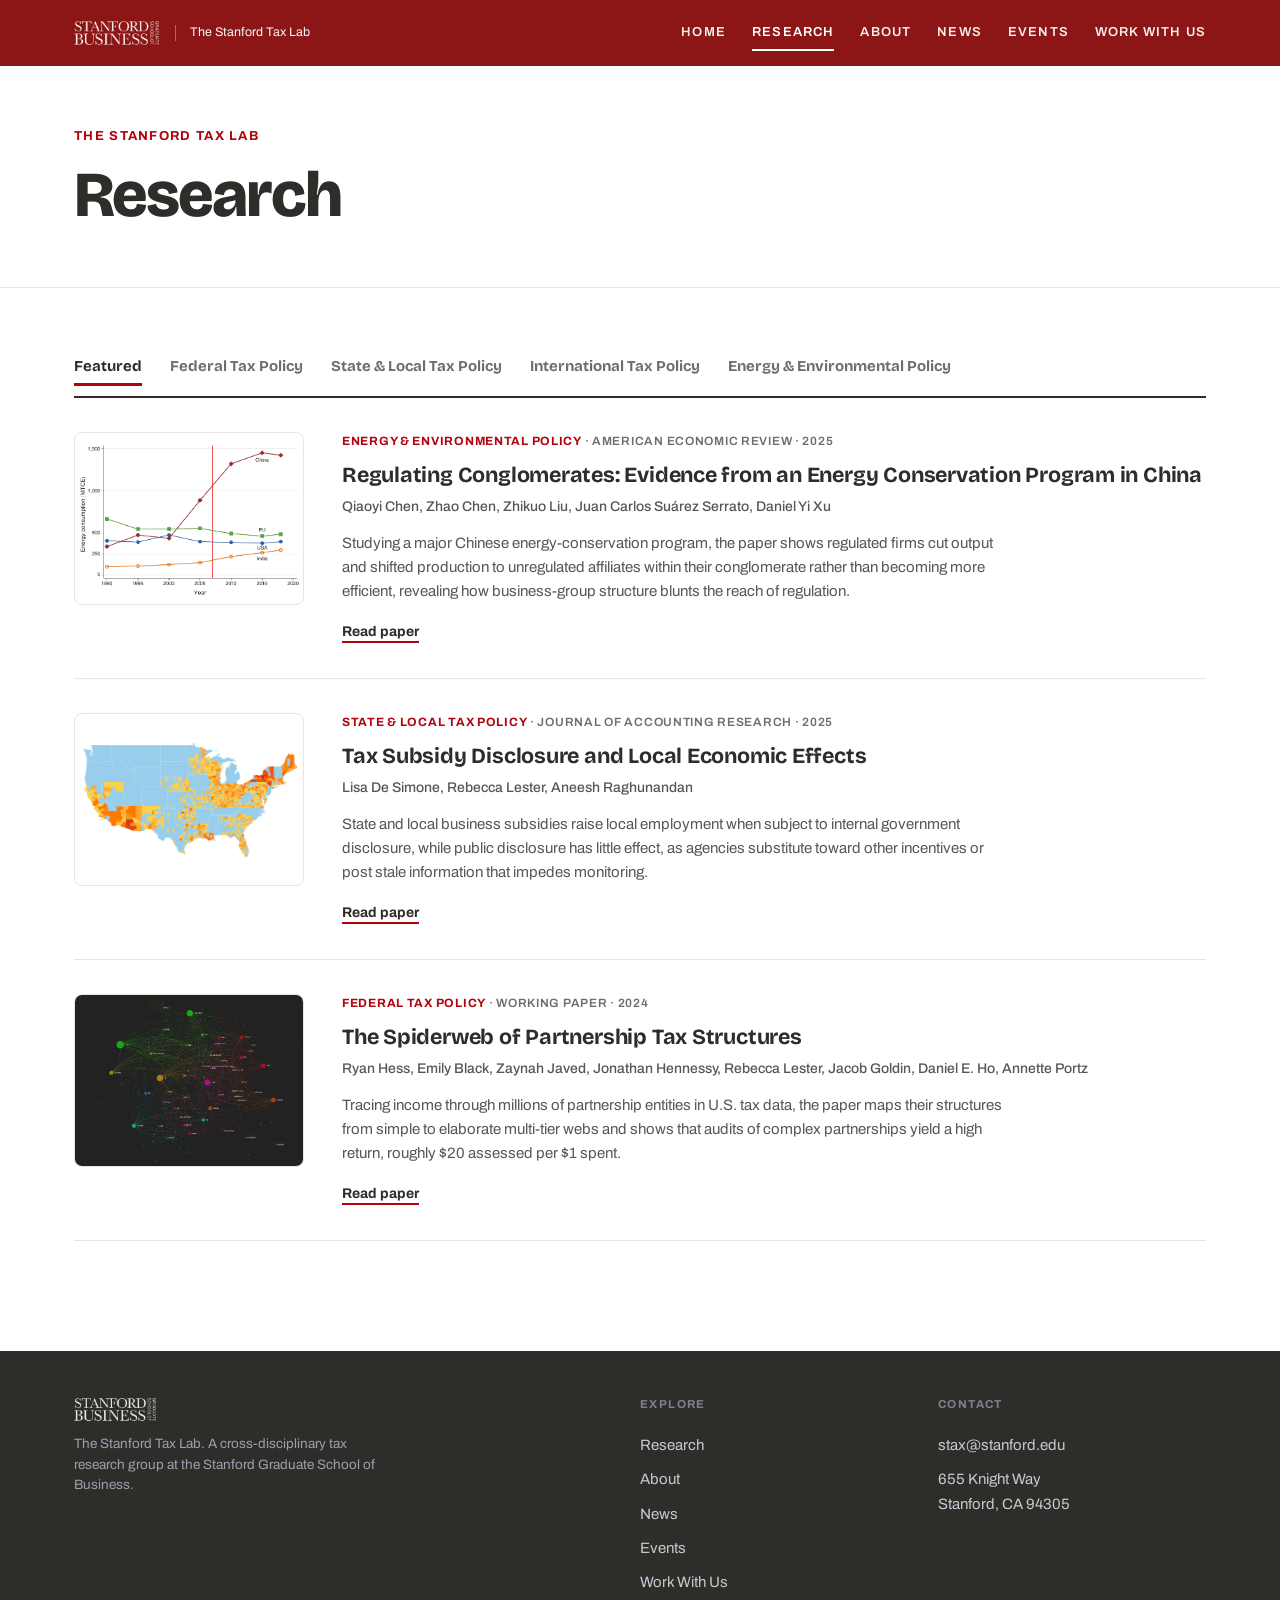
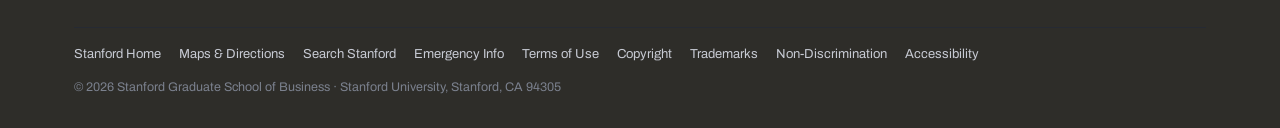
<file: preview/research.html>
<!doctype html>
<html lang="en">
<head>
<meta charset="utf-8" />
<meta name="viewport" content="width=device-width, initial-scale=1" />
<title>Research — Stanford Tax Lab</title>
<meta name="description" content="Research on federal, state and local, international, and energy and environmental tax policy from the Stanford Tax Lab." />
<link rel="preconnect" href="https://fonts.googleapis.com" />
<link rel="preconnect" href="https://fonts.gstatic.com" crossorigin />
<link href="https://fonts.googleapis.com/css2?family=Archivo:wght@400;500;600;700&family=Bricolage+Grotesque:opsz,wght@12..96,600;12..96,700;12..96,800&display=swap" rel="stylesheet" />
<link rel="stylesheet" href="assets/site.css" />
</head>
<body data-page="research">
<div id="site-header"></div>

<main>
  <section class="page-head">
    <div class="wrap">
      <p class="eyebrow">The Stanford Tax Lab</p>
      <h1>Research</h1>
    </div>
  </section>

  <section class="block" style="padding-top:52px">
    <div class="wrap">
      <div class="filters reveal" role="group" aria-label="Filter research by category">
        <button class="filter" type="button" data-filter="featured" aria-pressed="true">Featured</button>
        <button class="filter" type="button" data-filter="federal" aria-pressed="false">Federal Tax Policy</button>
        <button class="filter" type="button" data-filter="state-local" aria-pressed="false">State &amp; Local Tax Policy</button>
        <button class="filter" type="button" data-filter="international" aria-pressed="false">International Tax Policy</button>
        <button class="filter" type="button" data-filter="energy" aria-pressed="false">Energy &amp; Environmental Policy</button>
      </div>

      <div class="papers">
        <!-- The Corporate Alternative Minimum Tax and Financial Reporting Incentives -->
        <article class="paper reveal" data-cat="federal">
          <img class="thumb thumb-fig" src="../public/img/papers/alt_min_tax_TN.png" alt="" />
          <div>
            <p class="meta"><span class="cat">Federal Tax Policy</span> · Working Paper · 2026</p>
            <h3>The Corporate Alternative Minimum Tax and Financial Reporting Incentives</h3>
            <p class="by">Junyoung Jeong, Rebecca Lester, Kevin Smith</p>
            <p class="abs">The paper models how the Corporate Alternative Minimum Tax, levied on financial-statement income, shapes reporting, finding it can improve or degrade reporting quality depending on managerial incentives and that real earnings management rises when the tax binds.</p>
            <a class="dl" href="https://papers.ssrn.com/sol3/papers.cfm?abstract_id=6505938" target="_blank" rel="noopener">Read paper</a>
          </div>
        </article>

        <!-- Tax Cut Awareness: Hawaii (no working paper yet — generic thumbnail) -->
        <article class="paper reveal" data-cat="state-local">
          <img class="thumb" src="../public/img/statemap.jpg" alt="" />
          <div>
            <p class="meta"><span class="cat">State &amp; Local Tax Policy</span> · Working Paper · 2026</p>
            <h3>Tax Cut Awareness: Evidence from a Randomized Field Study in Hawaii</h3>
            <p class="by">Rebecca Lester, Anthony Welsch</p>
            <p class="abs">In a randomized field experiment with the Hawaii Department of Taxation, a single informational letter raised taxpayers' awareness of the state's largest-ever income-tax cut by about 30 points and improved perceptions of affordability and fairness.</p>
            <a class="dl" href="https://www.anthonywelsch.info/research" target="_blank" rel="noopener">Read paper</a>
          </div>
        </article>

        <!-- Business Incentives and Economic Activity: Evidence from Alabama -->
        <article class="paper reveal" data-cat="state-local">
          <img class="thumb thumb-fig" src="../public/img/papers/alabama_TN.png" alt="" />
          <div>
            <p class="meta"><span class="cat">State &amp; Local Tax Policy</span> · Working Paper · 2026</p>
            <h3>Business Incentives and Economic Activity: Evidence from Alabama</h3>
            <p class="by">Natalie Millar, Rebecca Lester, Joshua Rauh</p>
            <p class="abs">Using 3,500 business incentives worth $6.2 billion granted in Alabama from 2012 to 2024, the paper finds incentives raised recipient employment by 61 jobs on average, up to 247 for the largest, at roughly $77,000 per job.</p>
            <a class="dl" href="https://www.nataliemillar.net/" target="_blank" rel="noopener">Read paper</a>
          </div>
        </article>

        <!-- Regulating Conglomerates: Energy Conservation in China (FEATURED) -->
        <article class="paper reveal" data-cat="energy" data-featured="true">
          <img class="thumb thumb-fig" src="../public/img/papers/china_env_TN.png" alt="" />
          <div>
            <p class="meta"><span class="cat">Energy &amp; Environmental Policy</span> · American Economic Review · 2025</p>
            <h3>Regulating Conglomerates: Evidence from an Energy Conservation Program in China</h3>
            <p class="by">Qiaoyi Chen, Zhao Chen, Zhikuo Liu, Juan Carlos Suárez Serrato, Daniel Yi Xu</p>
            <p class="abs">Studying a major Chinese energy-conservation program, the paper shows regulated firms cut output and shifted production to unregulated affiliates within their conglomerate rather than becoming more efficient, revealing how business-group structure blunts the reach of regulation.</p>
            <a class="dl" href="https://doi.org/10.1257/aer.20211455" target="_blank" rel="noopener">Read paper</a>
          </div>
        </article>

        <!-- Tax Subsidy Disclosure and Local Economic Effects (FEATURED) -->
        <article class="paper reveal" data-cat="state-local" data-featured="true">
          <img class="thumb thumb-fig" src="../public/img/papers/tax_subsidy_disclosure_TN.png" alt="" />
          <div>
            <p class="meta"><span class="cat">State &amp; Local Tax Policy</span> · Journal of Accounting Research · 2025</p>
            <h3>Tax Subsidy Disclosure and Local Economic Effects</h3>
            <p class="by">Lisa De Simone, Rebecca Lester, Aneesh Raghunandan</p>
            <p class="abs">State and local business subsidies raise local employment when subject to internal government disclosure, while public disclosure has little effect, as agencies substitute toward other incentives or post stale information that impedes monitoring.</p>
            <a class="dl" href="https://doi.org/10.1111/1475-679X.12591" target="_blank" rel="noopener">Read paper</a>
          </div>
        </article>

        <!-- Firms' Real and Reporting Responses to Taxation: A Review -->
        <article class="paper reveal" data-cat="federal">
          <img class="thumb thumb-fig" src="../public/img/papers/lester_olbert_review_TN.jpg" alt="" />
          <div>
            <p class="meta"><span class="cat">Federal Tax Policy</span> · Journal of Accounting and Economics · 2025</p>
            <h3>Firms' Real and Reporting Responses to Taxation: A Review</h3>
            <p class="by">Rebecca Lester, Marcel Olbert</p>
            <p class="abs">This review synthesizes research on how taxation shapes firms' investment, employment, and reporting, offering a framework grounded in the neoclassical theory of corporate taxation and highlighting where accounting evidence advances the field.</p>
            <a class="dl" href="https://doi.org/10.1016/j.jacceco.2025.101837" target="_blank" rel="noopener">Read paper</a>
          </div>
        </article>

        <!-- The Consequences of Limiting the Tax Deductibility of R&D -->
        <article class="paper reveal" data-cat="federal">
          <img class="thumb thumb-fig" src="../public/img/papers/consequences_limiting_TN.png" alt="" />
          <div>
            <p class="meta"><span class="cat">Federal Tax Policy</span> · Working Paper · 2025</p>
            <h3>The Consequences of Limiting the Tax Deductibility of R&amp;D</h3>
            <p class="by">Mary Cowx, Rebecca Lester, Michelle L. Nessa</p>
            <p class="abs">Exploiting variation in firms' fiscal year-ends, the paper finds the 2022 rule requiring R&amp;D to be capitalized rather than expensed raised affected firms' cash effective tax rates by about 12 points and led research-intensive and constrained firms to cut R&amp;D and investment.</p>
            <a class="dl" href="https://papers.ssrn.com/sol3/papers.cfm?abstract_id=4998845" target="_blank" rel="noopener">Read paper</a>
          </div>
        </article>

        <!-- Estimating the Effects of Investment Incentives on Worker Earnings -->
        <article class="paper reveal" data-cat="federal">
          <img class="thumb thumb-fig" src="../public/img/papers/roberts_TN.png" alt="" />
          <div>
            <p class="meta"><span class="cat">Federal Tax Policy</span> · Working Paper · 2025</p>
            <h3>Estimating the Effects of Investment Incentives on Worker Earnings</h3>
            <p class="by">Kevin A. Roberts</p>
            <p class="abs">Using matched Census employer–employee data, the paper finds bonus-depreciation incentives produced lasting gains in incumbent workers' earnings and reduced job loss, with the strongest effects in import-competing industries.</p>
            <a class="dl" href="https://kevin-a-roberts.com/wp-content/uploads/2026/01/Roberts_JMP.pdf" target="_blank" rel="noopener">Read paper</a>
          </div>
        </article>

        <!-- Tax Planning and Multinational Behavior -->
        <article class="paper reveal" data-cat="international">
          <img class="thumb thumb-fig" src="../public/img/papers/taxplanning_TN.png" alt="" />
          <div>
            <p class="meta"><span class="cat">International Tax Policy</span> · Working Paper · 2025</p>
            <h3>Tax Planning and Multinational Behavior</h3>
            <p class="by">Rosanne Altshuler, Lysle Boller, Kevin A. Roberts, Juan Carlos Suárez Serrato</p>
            <p class="abs">Using IRS data, the paper documents how U.S. multinationals use hybrid structures that exploit mismatches between U.S. and foreign tax law, tied to over 35% of U.S. foreign profits by 2016, and shows restricting them reduces investment unless paired with a domestic rate cut.</p>
            <a class="dl" href="https://jcsuarez.com/Files/Ashulter_et_al_HTP.pdf" target="_blank" rel="noopener">Read paper</a>
          </div>
        </article>

        <!-- IPOs and Foreign Tax Structures -->
        <article class="paper reveal" data-cat="international">
          <img class="thumb thumb-fig" src="../public/img/papers/IPO_TN.png" alt="" />
          <div>
            <p class="meta"><span class="cat">International Tax Policy</span> · Working Paper · 2025</p>
            <h3>IPOs and Foreign Tax Structures</h3>
            <p class="by">Christine Dobridge, Rebecca Lester, Andrew Whitten</p>
            <p class="abs">Using U.S. corporate tax-return data, the paper shows firms rapidly build multinational foreign tax structures within three years of going public, expanding in low-tax jurisdictions and shifting intangibles abroad, especially under capital-market pressure to hit earnings targets.</p>
            <a class="dl" href="https://papers.ssrn.com/sol3/papers.cfm?abstract_id=4766090" target="_blank" rel="noopener">Read paper</a>
          </div>
        </article>

        <!-- Effects of International Tax Provisions on Domestic Labor Markets -->
        <article class="paper reveal" data-cat="international">
          <img class="thumb thumb-fig" src="../public/img/papers/itax_locallabor_TN.png" alt="" />
          <div>
            <p class="meta"><span class="cat">International Tax Policy</span> · Oxford CBT Working Paper · 2025</p>
            <h3>Effects of International Tax Provisions on Domestic Labor Markets</h3>
            <p class="by">Daniel G. Garrett, Eric Ohrn, Juan Carlos Suárez Serrato</p>
            <p class="abs">Studying two U.S. international tax provisions, the paper finds local exposure to the 1997 Check-the-Box rules reduced U.S. employment and earnings as multinationals substituted foreign for domestic activity, while the 2004 repatriation holiday had no labor-market effect.</p>
            <a class="dl" href="https://oxfordtax.web.ox.ac.uk/sitefiles/wp25.07-daniel-garrett.pdf" target="_blank" rel="noopener">Read paper</a>
          </div>
        </article>

        <!-- The Spiderweb of Partnership Tax Structures (FEATURED) -->
        <article class="paper reveal" data-cat="federal" data-featured="true">
          <img class="thumb" src="../public/img/network.jpg" alt="" />
          <div>
            <p class="meta"><span class="cat">Federal Tax Policy</span> · Working Paper · 2024</p>
            <h3>The Spiderweb of Partnership Tax Structures</h3>
            <p class="by">Ryan Hess, Emily Black, Zaynah Javed, Jonathan Hennessy, Rebecca Lester, Jacob Goldin, Daniel E. Ho, Annette Portz</p>
            <p class="abs">Tracing income through millions of partnership entities in U.S. tax data, the paper maps their structures from simple to elaborate multi-tier webs and shows that audits of complex partnerships yield a high return, roughly $20 assessed per $1 spent.</p>
            <a class="dl" href="https://papers.ssrn.com/sol3/papers.cfm?abstract_id=4998604" target="_blank" rel="noopener">Read paper</a>
          </div>
        </article>

        <!-- U.S. Equity Crowdfunding -->
        <article class="paper reveal" data-cat="federal">
          <img class="thumb thumb-fig" src="../public/img/papers/equity_crowdfund_TN.png" alt="" />
          <div>
            <p class="meta"><span class="cat">Federal Tax Policy</span> · Working Paper · 2024</p>
            <h3>U.S. Equity Crowdfunding: Real Effects of Financing Small Entrepreneurs</h3>
            <p class="by">Douglas Laporte, Rebecca Lester</p>
            <p class="abs">The paper finds U.S. equity crowdfunding improves access to capital for young firms banks rarely fund; successful issuers survive longer, attract more venture capital, and grow, with local increases in entrepreneurship and venture investment.</p>
            <a class="dl" href="https://papers.ssrn.com/sol3/papers.cfm?abstract_id=4621185" target="_blank" rel="noopener">Read paper</a>
          </div>
        </article>

        <!-- Corporate Tax Policy in Developed Countries and Economic Activity in Africa -->
        <article class="paper reveal" data-cat="international">
          <img class="thumb thumb-fig" src="../public/img/papers/corporate_tax_africa_TN.png" alt="" />
          <div>
            <p class="meta"><span class="cat">International Tax Policy</span> · SIEPR Working Paper · 2023</p>
            <h3>Corporate Tax Policy in Developed Countries and Economic Activity in Africa</h3>
            <p class="by">Jeffrey L. Hoopes, Daniel Klein, Rebecca Lester, Marcel Olbert</p>
            <p class="abs">Using a major U.K. corporate-tax cut, the paper finds U.K. multinationals expanded their subsidiary presence in sub-Saharan Africa by 22 to 28%, raising local economic activity and the employment of African workers near U.K.-owned subsidiaries.</p>
            <a class="dl" href="https://papers.ssrn.com/sol3/papers.cfm?abstract_id=4254414" target="_blank" rel="noopener">Read paper</a>
          </div>
        </article>

        <!-- The Race Between Tax Enforcement and Tax Planning: Chile -->
        <article class="paper reveal" data-cat="international">
          <img class="thumb thumb-fig" src="../public/img/papers/chile_TN.png" alt="" />
          <div>
            <p class="meta"><span class="cat">International Tax Policy</span> · NBER Working Paper · 2022</p>
            <h3>The Race Between Tax Enforcement and Tax Planning: Evidence from a Natural Experiment in Chile</h3>
            <p class="by">Sebastián Bustos, Dina Pomeranz, Juan Carlos Suárez Serrato, José Vila-Belda, Gabriel Zucman</p>
            <p class="abs">Using administrative tax and customs data from Chile, the paper finds that OECD-style anti-profit-shifting rules failed to curb transfers to low-tax countries or raise tax payments, instead fueling demand for tax consultants.</p>
            <a class="dl" href="https://www.nber.org/papers/w30114" target="_blank" rel="noopener">Read paper</a>
          </div>
        </article>

        <!-- Capital Investment and Labor Demand -->
        <article class="paper reveal" data-cat="federal">
          <img class="thumb thumb-fig" src="../public/img/papers/capital_labor_TN.png" alt="" />
          <div>
            <p class="meta"><span class="cat">Federal Tax Policy</span> · NBER Working Paper · 2021</p>
            <h3>Capital Investment and Labor Demand</h3>
            <p class="by">E. Mark Curtis, Daniel G. Garrett, Eric C. Ohrn, Kevin A. Roberts, Juan Carlos Suárez Serrato</p>
            <p class="abs">Using confidential Census manufacturing data, the paper finds tax incentives that lower the cost of capital, such as bonus depreciation, raised both investment and employment, with capital and production workers acting as complements rather than substitutes.</p>
            <a class="dl" href="https://www.nber.org/papers/w29485" target="_blank" rel="noopener">Read paper</a>
          </div>
        </article>

        <!-- Taxing Property in Developing Countries: Mexico -->
        <article class="paper reveal" data-cat="international">
          <img class="thumb thumb-fig" src="../public/img/papers/mexico_prop_tax_TN.png" alt="" />
          <div>
            <p class="meta"><span class="cat">International Tax Policy</span> · NBER Working Paper · 2021</p>
            <h3>Taxing Property in Developing Countries: Theory and Evidence from Mexico</h3>
            <p class="by">Anne Brockmeyer, Alejandro Estefan, Karina Ramírez Arras, Juan Carlos Suárez Serrato</p>
            <p class="abs">Combining administrative data and an enforcement experiment in Mexico, the paper finds that raising property-tax rates improves welfare while escalating enforcement reduces it, so governments should lean on higher rates rather than tougher enforcement.</p>
            <a class="dl" href="https://www.nber.org/papers/w28637" target="_blank" rel="noopener">Read paper</a>
          </div>
        </article>

        <!-- Unintended Consequences of Eliminating Tax Havens -->
        <article class="paper reveal" data-cat="international">
          <img class="thumb" src="../public/img/papers/puertorico_TN.png" alt="" />
          <div>
            <p class="meta"><span class="cat">International Tax Policy</span> · NBER Working Paper · 2018</p>
            <h3>Unintended Consequences of Eliminating Tax Havens</h3>
            <p class="by">Juan Carlos Suárez Serrato</p>
            <p class="abs">The paper shows that limiting U.S. multinationals' profit-shifting to tax havens raised the cost of U.S. investment, leading exposed firms to cut global investment and domestic employment, with local declines in income and home values.</p>
            <a class="dl" href="https://www.nber.org/papers/w24850" target="_blank" rel="noopener">Read paper</a>
          </div>
        </article>
      </div>

      <p id="papers-empty" hidden class="note-inline">No papers in this category yet. Please check back soon.</p>
    </div>
  </section>
</main>

<div id="site-footer"></div>
<script src="assets/site.js"></script>
</body>
</html>
</file>
<file: assets/site.css>
/* ============================================================
   STAX — shared stylesheet · Direction "Bold Institute"
   Display: Bricolage Grotesque · Text: Archivo · No serif.
   Pure white, near-black masthead, strong blue accent.
   Swap the whole accent by changing --accent below.
   ============================================================ */
:root{
  --bg:#FFFFFF; --ink:#2E2D29; --muted:#53565A; --soft:#6E6E6A;
  --line:#E6E5E1; --line-2:#D3D2CD; --dark:#2E2D29; --dark-2:#43423E;
  --brand:#8C1515; --accent:#B1040E; --accent-deep:#8A0A12; --accent-tint:#FBECEC;
  --display:"Bricolage Grotesque",system-ui,sans-serif;
  --sans:"Archivo",system-ui,sans-serif;
  --maxw:1200px;
}
*{box-sizing:border-box}
html{scroll-behavior:smooth}
body{margin:0;background:var(--bg);color:var(--ink);font-family:var(--sans);font-size:17px;line-height:1.62;-webkit-font-smoothing:antialiased;text-rendering:optimizeLegibility}
a{color:inherit}
img{display:block;max-width:100%}
h1,h2,h3,h4{font-family:var(--display);font-weight:700;margin:0}
.wrap{max-width:var(--maxw);margin:0 auto;padding:0 34px}
.display{font-family:var(--display)}

/* ---------------- masthead ---------------- */
header.site{position:sticky;top:0;z-index:60;background:var(--brand);color:#fff}
header.site.scrolled{box-shadow:0 3px 16px rgba(0,0,0,.18)}
/* Stanford required identity bar (top of every page) */
.skip-link{position:absolute;left:-9999px;top:0;z-index:200;background:#fff;color:var(--accent);font-weight:700;padding:10px 16px;border-radius:0 0 6px 0}
.skip-link:focus{left:0}
.su-idbar{background:var(--brand);border-bottom:1px solid rgba(255,255,255,.16)}
.su-idbar .wrap{display:flex;align-items:center;height:30px}
.su-idbar a{color:#fff;text-decoration:none;font-family:Georgia,"Times New Roman",serif;font-size:15px;letter-spacing:.01em}
.su-idbar a:hover{text-decoration:underline}
.bar{display:flex;align-items:center;justify-content:space-between;height:66px}
.brand{display:flex;align-items:center;gap:14px;text-decoration:none;color:#fff}
.brand .gsb{height:30px;width:auto;filter:brightness(0) invert(1);opacity:.92}
.brand .mark{font-family:var(--display);font-weight:800;font-size:23px;letter-spacing:.02em;line-height:1;position:relative;padding-left:14px;border-left:1px solid #55534d}
.brand .mark::after{content:"";position:absolute;left:14px;right:0;bottom:-6px;height:3px;background:var(--accent)}
.brand .aff{font-size:12.5px;color:#fff;opacity:.96;max-width:32ch;line-height:1.25;border-left:1px solid rgba(255,255,255,.35);padding-left:14px}
#site-header{display:block;min-height:96px;background:var(--brand)}
nav.main{display:flex;align-items:center;gap:26px}
nav.main a{font-size:13px;font-weight:600;text-transform:uppercase;letter-spacing:.09em;color:rgba(255,255,255,.92);text-decoration:none;padding:6px 0;position:relative;transition:color .18s}
nav.main a:hover{color:#fff}
nav.main a.active{color:#fff}
nav.main a.active::after{content:"";position:absolute;left:0;right:0;bottom:-1px;height:2px;background:#fff}
.menu-btn{display:none;background:none;border:1px solid rgba(255,255,255,.45);color:#fff;font:inherit;font-size:13px;font-weight:600;text-transform:uppercase;letter-spacing:.08em;padding:8px 12px;border-radius:5px;cursor:pointer}

/* ---------------- buttons ---------------- */
.btn{display:inline-flex;align-items:center;gap:9px;font-family:var(--sans);font-weight:600;font-size:15px;text-decoration:none;padding:14px 24px;border-radius:6px;border:2px solid transparent;cursor:pointer;transition:transform .16s ease, background .18s, border-color .18s, color .18s}
.btn .arw{transition:transform .2s}
.btn:hover .arw{transform:translateX(4px)}
.btn-accent{background:var(--accent);color:#fff;border-color:var(--accent)}
.btn-accent:hover{background:var(--accent-deep);border-color:var(--accent-deep)}
.btn-dark{background:var(--ink);color:#fff;border-color:var(--ink)}
.btn-dark:hover{background:#000}
.btn-line{background:transparent;color:var(--ink);border-color:var(--line-2)}
.btn-line:hover{border-color:var(--ink)}
.btn-white{background:#fff;color:var(--ink);border-color:#fff}
.btn-white:hover{background:rgba(255,255,255,.14);color:#fff;border-color:#fff}
.btn-ghost-light{background:transparent;color:#fff;border-color:rgba(255,255,255,.5)}
.btn-ghost-light:hover{border-color:#fff}

/* ---------------- hero ---------------- */
.hero{position:relative;min-height:88vh;display:flex;align-items:flex-end;color:#fff;overflow:hidden;background:var(--dark)}
.hero-bg{position:absolute;inset:0;width:100%;height:100%;object-fit:cover;filter:saturate(1.03)}
.hero-scrim{position:absolute;inset:0;background:linear-gradient(180deg,rgba(24,22,19,.16) 0%,rgba(24,22,19,.03) 34%,rgba(24,22,19,.5) 72%,rgba(24,22,19,.86) 100%),linear-gradient(90deg,rgba(24,22,19,.5) 0%,rgba(24,22,19,0) 50%)}
.hero .wrap{position:relative;z-index:2;padding-top:120px;padding-bottom:74px;width:100%}
.hero h1{font-size:clamp(2.15rem,4.7vw,3.9rem);font-weight:800;line-height:1;letter-spacing:-.028em;max-width:20ch;margin:0 0 16px}
.hero .tag{font-size:clamp(1.02rem,1.7vw,1.32rem);color:#eef0f2;max-width:54ch;margin:0 0 30px;font-weight:500;line-height:1.42}
.hero .sub{font-size:clamp(1.05rem,1.7vw,1.3rem);color:#e7e9ee;max-width:52ch;margin:0 0 34px;font-weight:500}
.hero .cta-row{display:flex;gap:14px;flex-wrap:wrap}
.hero .eyebrow{display:flex;align-items:center;gap:13px;font-size:clamp(.95rem,1.4vw,1.18rem);font-weight:600;color:#fff;margin:0 0 22px;letter-spacing:.01em;max-width:40ch}
.hero .eyebrow::before{content:"";width:28px;height:3px;background:var(--accent);flex:none}

/* ---------------- generic section ---------------- */
section.block{padding:110px 0}
.section-lead{display:grid;grid-template-columns:minmax(0,1fr) minmax(0,1.15fr);gap:56px;align-items:start}
.section-lead h2{font-size:clamp(2rem,3.4vw,3rem);font-weight:800;letter-spacing:-.025em;line-height:1.02}
.section-lead .lead{font-size:19px;line-height:1.6;color:var(--ink)}
.section-lead .lead p{margin:0 0 18px}
.section-lead .lead p:last-child{margin:0}
.head-row{display:flex;align-items:flex-end;justify-content:space-between;gap:24px;margin-bottom:40px}
.head-row h2{font-size:clamp(1.9rem,3vw,2.6rem);font-weight:800;letter-spacing:-.025em}
.seelink{font-size:15px;font-weight:700;color:var(--accent);text-decoration:none;white-space:nowrap}
.seelink:hover{text-decoration:underline}

/* fields row */
.fields{display:flex;gap:28px;flex-wrap:wrap;margin-top:28px}
.chip-field{font-family:var(--display);font-weight:800;font-size:1.2rem;letter-spacing:-.01em;display:inline-flex;align-items:center;gap:10px}
.chip-field::before{content:"";width:10px;height:10px;background:var(--accent);border-radius:2px}

/* ---------------- interior page header ---------------- */
.page-head{background:#fff;padding:60px 0 40px;border-bottom:1px solid var(--line)}
.page-head .eyebrow{font-size:13px;font-weight:700;text-transform:uppercase;letter-spacing:.1em;color:var(--accent);margin:0 0 16px}
.page-head h1{font-size:clamp(2.4rem,5vw,4rem);font-weight:800;letter-spacing:-.03em;line-height:1;margin:0 0 20px;color:var(--ink)}
.page-head .intro{font-size:19px;line-height:1.6;color:var(--muted);max-width:64ch;margin:0}

/* ---------------- research / papers ---------------- */
.papers{border-top:2px solid var(--ink)}
.paper{display:grid;grid-template-columns:230px 1fr;gap:38px;padding:34px 0;border-bottom:1px solid var(--line);align-items:start}
.paper .thumb{width:100%;aspect-ratio:4/3;object-fit:cover;border-radius:8px;background:#EFF0F3;border:1px solid var(--line)}
.paper .thumb.thumb-fig{object-fit:contain;background:#fff}
.paper .meta{font-size:12px;color:var(--soft);font-weight:600;text-transform:uppercase;letter-spacing:.06em;margin:0 0 10px}
.paper .meta .cat{color:var(--accent);font-weight:700}
.paper h3{font-family:var(--display);font-weight:700;font-size:1.35rem;line-height:1.22;margin:0 0 8px;letter-spacing:-.01em}
.paper .by{font-size:14px;color:var(--muted);margin:0 0 12px;font-weight:500}
.paper .abs{font-size:15px;line-height:1.6;color:var(--muted);max-width:74ch;margin:0 0 14px}
.paper .dl{font-size:14px;font-weight:700;color:var(--ink);text-decoration:none;border-bottom:2px solid var(--accent);padding-bottom:2px}
.paper .dl:hover{color:var(--accent)}

.filters{display:flex;flex-wrap:wrap;gap:28px;padding:8px 0 6px;margin-bottom:6px}
.filter{background:none;border:0;font:inherit;font-family:var(--display);font-weight:700;font-size:15px;color:var(--soft);cursor:pointer;padding:6px 0;position:relative;transition:color .18s}
.filter:hover{color:var(--ink)}
.filter[aria-pressed="true"]{color:var(--ink)}
.filter[aria-pressed="true"]::after{content:"";position:absolute;left:0;right:0;bottom:-2px;height:3px;background:var(--accent)}
.paper[hidden]{display:none}

/* ---------------- people ---------------- */
.people-grid{display:grid;grid-template-columns:repeat(4,1fr);gap:34px 28px}
.person{display:block;color:inherit}
.person .ph{width:100%;aspect-ratio:1/1;object-fit:cover;border-radius:8px;background:#eceef2}
.person .nm{font-family:var(--display);font-weight:700;font-size:1.18rem;margin:15px 0 2px;letter-spacing:-.01em}
.person .rl{font-size:14px;color:var(--muted);line-height:1.4}
.person .plinks{margin-top:9px;display:flex;flex-wrap:wrap;gap:6px 14px;font-size:13px}
.person .plinks a{color:var(--accent);font-weight:600;text-decoration:none;cursor:pointer}
.person .plinks a:hover{text-decoration:underline}
.group{padding-top:54px}
.group > h3{font-size:1.35rem;font-weight:800;margin:0 0 24px;letter-spacing:-.02em}

/* about mission */
.mission-lead{font-size:clamp(1.15rem,1.7vw,1.42rem);line-height:1.5;color:var(--ink);max-width:62ch;font-weight:500;margin:0 0 40px}
.goals{display:grid;grid-template-columns:repeat(3,1fr);gap:34px;border-top:2px solid var(--ink);padding-top:30px}
.goal .gh{display:flex;align-items:baseline;gap:10px;font-family:var(--display);font-weight:800;font-size:1.3rem;letter-spacing:-.02em;margin:0 0 10px}
.goal .gh .num{color:var(--accent);font-size:14px;font-weight:800}
.goal p{margin:0;color:var(--muted);font-size:15.5px;line-height:1.6}
@media(max-width:820px){.goals{grid-template-columns:1fr;gap:26px}}

/* alumni (name + affiliation only) */
.alumni-grid{display:grid;grid-template-columns:1fr 1fr;gap:0 44px;border-top:1px solid var(--line)}
.alumni-grid .al{padding:12px 0;border-bottom:1px solid var(--line);font-size:15px;line-height:1.45}
.alumni-grid .al .an{font-weight:600}
.alumni-grid .al .aa{color:var(--muted)}
@media(max-width:640px){.alumni-grid{grid-template-columns:1fr}}

/* ---------------- bio page ---------------- */
.bio{display:grid;grid-template-columns:300px 1fr;gap:64px;padding:64px 0 96px}
.bio .side img{width:100%;max-width:280px;aspect-ratio:1/1;object-fit:cover;border-radius:10px;background:#eceef2}
.bio .side .nm{font-family:var(--display);font-weight:800;font-size:1.7rem;margin:22px 0 4px;letter-spacing:-.02em}
.bio .side .rl{color:var(--accent);font-weight:600;margin:0 0 20px}
.bio .side .det{border-top:1px solid var(--line);padding:13px 0;font-size:14.5px}
.bio .side .det .lab{color:var(--soft);font-size:12px;text-transform:uppercase;letter-spacing:.06em;display:block;margin-bottom:3px}
.bio .side .det a{color:var(--accent);text-decoration:none}
.bio .body h2{font-size:1.7rem;font-weight:800;margin:4px 0 18px;letter-spacing:-.02em}
.bio .body p{color:#33363f;margin:0 0 20px;max-width:66ch}
.bio .body .ph-note{background:var(--accent-tint);border:1px solid #cfdcfb;border-radius:8px;padding:16px 18px;font-size:14.5px;color:#2a3d75}
.backlink{display:inline-block;margin-top:8px;font-size:14px;font-weight:700;color:var(--accent);text-decoration:none}

/* ---------------- events ---------------- */
.ev-list{border-top:2px solid var(--ink)}
.ev{display:grid;grid-template-columns:118px 1fr;gap:30px;padding:26px 0;border-bottom:1px solid var(--line);align-items:baseline;text-decoration:none;color:inherit}
.ev .d .mo{font-family:var(--display);font-size:12.5px;font-weight:700;letter-spacing:.1em;text-transform:uppercase;color:var(--accent)}
.ev .d .dy{font-family:var(--display);font-weight:800;font-size:2.1rem;line-height:1;letter-spacing:-.02em}
.ev .d .yr{font-size:13px;color:var(--soft)}
.ev h3{font-family:var(--display);font-weight:700;font-size:1.28rem;margin:0 0 6px}
.ev .su{font-size:14.5px;color:var(--muted)}
.tag-series{font-size:12px;color:var(--soft);text-transform:uppercase;letter-spacing:.09em;font-weight:600;margin:0 0 6px}
.next-note{color:var(--ink);font-weight:800}
.ev.past{opacity:.82}
.ev.past .d .mo{color:var(--soft)}
.ev-next{display:grid;grid-template-columns:120px 1fr auto;gap:30px;align-items:center;background:var(--accent-tint);border:1px solid #eecccd;border-radius:14px;padding:24px 28px;margin-bottom:40px;text-decoration:none;color:inherit;transition:box-shadow .2s}
.ev-next:hover{box-shadow:0 14px 34px -22px rgba(140,21,21,.6)}
.ev-next .lbl{font-size:11.5px;font-weight:700;text-transform:uppercase;letter-spacing:.1em;color:var(--accent);margin-bottom:6px}
.ev-next .mo{font-family:var(--display);font-weight:700;font-size:13px;letter-spacing:.1em;text-transform:uppercase;color:var(--accent)}
.ev-next .dy{font-family:var(--display);font-weight:800;font-size:2.4rem;line-height:1;color:var(--accent)}
.ev-next h3{font-family:var(--display);font-weight:800;font-size:1.42rem;margin:0 0 4px;letter-spacing:-.01em}
.ev-next .su{font-size:14.5px;color:var(--muted)}
.ev-next .go{color:var(--accent);font-weight:700;white-space:nowrap}
@media(max-width:720px){.ev-next{grid-template-columns:1fr;gap:10px}.ev-next .go{display:none}}
.events-group{margin-bottom:72px}
.events-group > h2{font-size:clamp(1.6rem,2.6vw,2.1rem);font-weight:800;letter-spacing:-.02em;margin:0 0 24px}
.events-group > .eg-sub{color:var(--muted);font-size:15px;margin:0 0 22px}

/* ---------------- CTA band ---------------- */
.cta{background:var(--brand);color:#fff}
.cta .wrap{padding:50px 34px;display:flex;align-items:center;justify-content:space-between;gap:30px;flex-wrap:wrap}
.cta h2{font-size:clamp(1.45rem,2.3vw,1.95rem);font-weight:800;letter-spacing:-.02em;max-width:24ch}
.cta p{color:#f3e2e3;margin:8px 0 0;max-width:48ch;font-size:15px}

.mission-figure{margin:0}
.mission-figure img{width:100%;aspect-ratio:16/10;object-fit:cover;border-radius:10px;display:block}
.mission-figure figcaption{font-size:12.5px;color:var(--soft);margin-top:8px}
.mission-row{display:grid;grid-template-columns:1fr 1.08fr;gap:54px;align-items:center}
.mission-row .lead p:first-child{margin-top:0}
@media(max-width:820px){.mission-row{grid-template-columns:1fr;gap:28px}}

.news-featured{position:relative;display:grid;grid-template-columns:1.15fr .85fr;gap:38px;align-items:center;padding:0 0 36px;border-bottom:2px solid var(--ink);margin-bottom:6px}
.news-featured .nf-fig{margin:0}
.news-featured .nf-img{width:100%;aspect-ratio:16/10;object-fit:cover;border-radius:10px;background:#eee}
/* photo credit: sits above the card-wide link so its own links stay clickable */
.news-featured figcaption{position:relative;z-index:1;font-size:11px;color:var(--soft);margin-top:6px}
.news-featured figcaption a:hover{color:var(--accent)}
/* the headline link stretches over the whole card, so a click anywhere opens the story */
.news-featured a.nf-t::after{content:"";position:absolute;inset:0}
.news-featured .nf-k{font-size:12.5px;color:var(--accent);font-weight:700;text-transform:uppercase;letter-spacing:.05em;margin:0 0 8px}
.news-featured .nf-d{font-size:13px;color:var(--soft);font-weight:600;margin:0 0 10px}
.news-featured .nf-t{font-family:var(--display);font-weight:800;font-size:clamp(1.5rem,2.4vw,2rem);letter-spacing:-.02em;line-height:1.14;margin:0 0 12px;color:var(--ink);text-decoration:none;display:block}
.news-featured a.nf-t:hover{color:var(--accent)}
.news-featured .nf-b{font-size:15px;color:var(--muted);line-height:1.55;margin:0 0 14px}
.news-featured .nf-go{font-weight:700;color:var(--accent);text-decoration:none}
@media(max-width:820px){.news-featured{grid-template-columns:1fr;gap:20px}.mission-figure img{aspect-ratio:16/9}}

/* ---------------- work with us ---------------- */
.ww-grid{display:grid;grid-template-columns:1.15fr .85fr;gap:60px;align-items:start}
.ww .lead-p{font-size:20px;color:var(--ink);line-height:1.55;margin:0 0 32px;max-width:54ch;font-weight:500}
.hire-list{border-top:2px solid var(--ink)}
.hire-item{padding:22px 0;border-bottom:1px solid var(--line);display:flex;gap:18px;align-items:baseline}
.hire-item .no{font-family:var(--display);font-weight:800;color:var(--accent);font-size:15px;min-width:32px}
.hire-item .ht{font-family:var(--display);font-weight:800;font-size:1.5rem;letter-spacing:-.02em;margin:0 0 3px;line-height:1.1}
.hire-item .hd{font-size:15px;color:var(--muted);margin:0}
.apply-card{background:var(--dark);color:#fff;border-radius:16px;padding:34px;position:sticky;top:88px}
.apply-card h3{color:#fff;font-size:1.5rem;font-weight:800;margin:0 0 10px;letter-spacing:-.02em}
.apply-card p{color:#b9bdc7;font-size:15px;margin:0 0 22px;line-height:1.55}
.apply-card .btn{width:100%;justify-content:center;margin-bottom:12px}
.apply-card .apply-opt{margin-bottom:16px}
.apply-card .apply-opt .btn{margin-bottom:0}
.apply-card .apply-label{display:block;text-align:center;font-size:12px;font-weight:700;text-transform:uppercase;letter-spacing:.06em;color:#c7cad3;margin:0 0 8px}
.apply-card .em{display:block;text-align:center;color:#c7cad3;text-decoration:none;font-size:14px;margin-top:8px}
.apply-card .em:hover{color:#fff}
.form-section{background:#F7F6F3;border-top:1px solid var(--line)}
.ww-form{display:grid;grid-template-columns:.82fr 1.18fr;gap:64px;align-items:start}
.ff-intro h2{font-size:clamp(1.6rem,2.7vw,2.2rem);font-weight:800;letter-spacing:-.025em;margin:0 0 14px}
.ff-intro p{color:var(--muted);margin:0 0 16px;max-width:34ch;line-height:1.55}
.ff-intro .ff-contact{font-size:15px;color:var(--ink)}
.ff-intro .ff-contact a{color:var(--accent);font-weight:600;text-decoration:none}
.form-card{background:#fff;border:1px solid var(--line);border-radius:16px;padding:38px;box-shadow:0 24px 60px -38px rgba(18,20,28,.4)}
.field-2{display:grid;grid-template-columns:1fr 1fr;gap:18px}
.field-row{margin-bottom:20px}
.field-row label{display:block;font-size:12px;font-weight:600;color:var(--muted);text-transform:uppercase;letter-spacing:.07em;margin-bottom:9px}
.field-row input,.field-row textarea{width:100%;font:inherit;font-size:15.5px;padding:14px 16px;border:1px solid var(--line-2);border-radius:10px;background:#fff;color:var(--ink);transition:border-color .18s, box-shadow .18s}
.field-row input::placeholder,.field-row textarea::placeholder{color:#a3a29b}
.field-row input:focus,.field-row textarea:focus{outline:none;border-color:var(--accent);box-shadow:0 0 0 3px rgba(177,4,14,.16)}
.field-row textarea{resize:vertical;min-height:118px}
.note-inline{font-size:13.5px;color:var(--soft);margin-top:22px;font-style:italic}
@media(max-width:820px){.ww-form{grid-template-columns:1fr;gap:34px}}
@media(max-width:640px){.field-2{grid-template-columns:1fr}}

/* ---------------- footer ---------------- */
footer.site{background:var(--dark);color:#c7cad3}
footer.site .wrap{padding:44px 34px 30px}
.fgrid{display:grid;grid-template-columns:2fr 1fr 1fr;gap:30px}
footer .fmark{font-family:var(--display);font-weight:800;font-size:26px;color:#fff}
footer .fgsb{height:29px;width:auto;filter:brightness(0) invert(1);opacity:.9;margin-bottom:10px}
.news-list{border-top:2px solid var(--ink)}
.nrow{display:grid;grid-template-columns:150px 1fr auto;gap:30px;padding:26px 0;border-bottom:1px solid var(--line);text-decoration:none;color:inherit;align-items:baseline;transition:background .15s}
.nrow:hover .nt{color:var(--accent)}
.nrow .nd{font-size:13px;color:var(--soft);font-weight:600;text-transform:uppercase;letter-spacing:.05em}
.nrow .nk{font-size:12.5px;color:var(--accent);font-weight:700;text-transform:uppercase;letter-spacing:.05em;margin:0 0 6px}
.nrow .nt{font-family:var(--display);font-weight:700;font-size:1.28rem;line-height:1.25;margin:0 0 6px;letter-spacing:-.01em}
.nrow .nb{font-size:14.5px;color:var(--muted);line-height:1.55;max-width:70ch;margin:0}
.nrow .ngo{color:var(--soft);font-weight:700;white-space:nowrap}
.nrow-static{cursor:default}
.nrow-static:hover .nt{color:inherit}
.nrow .ngo.nolink{color:var(--soft);font-weight:600;font-size:12.5px;text-transform:uppercase;letter-spacing:.05em;opacity:.7}
@media(max-width:720px){.nrow{grid-template-columns:1fr;gap:8px}.nrow .ngo{display:none}}
@media(max-width:1180px){.brand .aff{display:none}}

/* ---------------- events tabs ---------------- */
.etabs{display:flex;flex-wrap:wrap;gap:2px 34px;border-bottom:2px solid var(--line);margin:0 0 34px}
.etab{appearance:none;background:none;border:0;padding:12px 2px;font-family:var(--display);font-weight:700;font-size:clamp(1.02rem,1.5vw,1.32rem);letter-spacing:-.01em;color:var(--soft);cursor:pointer;border-bottom:3px solid transparent;margin-bottom:-2px;transition:color .15s,border-color .15s}
.etab:hover{color:var(--ink)}
.etab[aria-selected="true"]{color:var(--ink);border-bottom-color:var(--accent)}
.etab:focus-visible{outline:2px solid var(--accent);outline-offset:3px;border-radius:2px}
.etabpanel{max-width:74ch}
.etabpanel:focus{outline:none}
.ev-lead{font-size:clamp(1.05rem,1.35vw,1.2rem);line-height:1.6;color:var(--muted);margin:0 0 24px}
.ev-lead a{color:var(--accent);font-weight:600;text-decoration:underline;text-underline-offset:2px}
.ev-card{border:1px solid var(--line);border-radius:12px;padding:26px 30px;background:#fff}
.ev-card h3{font-family:var(--display);font-weight:800;font-size:clamp(1.35rem,2vw,1.7rem);letter-spacing:-.02em;line-height:1.15;margin:0 0 12px}
.ev-meta{font-size:12.5px;color:var(--accent);font-weight:700;text-transform:uppercase;letter-spacing:.05em;margin:0 0 12px}
.ev-detail{font-size:15.5px;color:var(--muted);line-height:1.6;margin:0 0 6px}
.ev-detail strong{color:var(--ink);font-weight:600}
.ev-link{display:inline-block;margin-top:14px;font-weight:700;color:var(--accent);text-decoration:none}
.ev-link:hover{text-decoration:underline}
.conf-prog{list-style:none;margin:20px 0 0;padding:16px 0 0;border-top:1px solid var(--line)}
.conf-prog li{display:grid;grid-template-columns:92px 1fr;gap:18px;padding:14px 0;border-bottom:1px solid var(--line)}
.conf-prog li:last-child{border-bottom:0;padding-bottom:0}
.conf-time{font-size:13px;color:var(--soft);font-weight:600;white-space:nowrap;padding-top:2px}
.conf-spk{display:block;font-weight:600;color:var(--ink);font-size:15.5px}
.conf-spk .aff2{color:var(--soft);font-weight:500}
.conf-title{display:block;color:var(--muted);font-size:15px;line-height:1.5;margin-top:3px}
@media(max-width:620px){.conf-prog li{grid-template-columns:1fr;gap:3px}}
.past-conf{border-top:1px solid var(--line);max-width:74ch;margin-top:28px}
.past-conf>summary{cursor:pointer;padding:18px 0;font-family:var(--display);font-weight:700;font-size:1.12rem;color:var(--ink);list-style:none;display:flex;align-items:center;justify-content:space-between;gap:16px}
.past-conf>summary::-webkit-details-marker{display:none}
.past-conf>summary::after{content:"+";color:var(--accent);font-size:1.4rem;font-weight:700;line-height:1}
.past-conf[open]>summary::after{content:"\2013"}
.past-conf>summary:focus-visible{outline:2px solid var(--accent);outline-offset:3px;border-radius:2px}
.past-conf .pc-body{padding:0 0 20px}
.pc-list{list-style:none;margin:0;padding:0}
.pc-list>li{border-bottom:1px solid var(--line)}
.pc-list>li:last-child{border-bottom:0}
/* each past conference expands to show its agenda */
.pc-item>summary{cursor:pointer;padding:11px 0;font-weight:600;color:var(--ink);font-size:15px;list-style:none;display:flex;align-items:center;justify-content:space-between;gap:16px}
.pc-item>summary::-webkit-details-marker{display:none}
.pc-item>summary::after{content:"+";color:var(--accent);font-size:1.15rem;font-weight:700;line-height:1}
.pc-item[open]>summary::after{content:"\2013"}
.pc-item>summary:focus-visible{outline:2px solid var(--accent);outline-offset:3px;border-radius:2px}
.pc-item>.ev-card{margin:4px 0 16px}
/* multi-day program: space before the next day's date line */
.conf-prog+.ev-detail{margin-top:26px}
footer .full{font-size:13.5px;color:#9aa0ad;margin:8px 0 0;max-width:40ch;line-height:1.5}
footer h5{font-size:11.5px;letter-spacing:.12em;text-transform:uppercase;color:#7b818e;margin:0 0 14px;font-weight:700}
footer a.fl{display:block;color:#c7cad3;text-decoration:none;font-size:15px;padding:5px 0}
footer a.fl:hover{color:#fff}
.fbot{display:flex;flex-direction:column;gap:12px;margin-top:28px;padding-top:16px;border-top:1px solid #262a33;font-size:13px;color:#7b818e}
.fbot .fnav{display:flex;flex-wrap:wrap;gap:8px 18px}
.fbot .fnav a{color:#c7cad3;text-decoration:none;font-size:13px}
.fbot .fnav a:hover{color:#fff;text-decoration:underline}
.fbot .fcopy{color:#7b818e;font-size:12.5px}

/* ---------------- reveal ---------------- */
.reveal{opacity:0;transform:translateY(20px);transition:opacity .7s cubic-bezier(.2,.7,.2,1),transform .7s cubic-bezier(.2,.7,.2,1)}
.reveal.in{opacity:1;transform:none}

/* ---------------- responsive ---------------- */
@media(max-width:900px){
  .section-lead{grid-template-columns:1fr;gap:26px}
  .ww-grid{grid-template-columns:1fr;gap:40px}
  .bio{grid-template-columns:1fr;gap:28px}
  .bio .side img{max-width:240px}
  .bar{position:relative}
  nav.main{display:none;position:absolute;top:100%;left:0;right:0;background:var(--brand);flex-direction:column;align-items:stretch;gap:0;padding:6px 0;box-shadow:0 18px 32px rgba(0,0,0,.24);border-top:1px solid rgba(255,255,255,.16)}
  nav.main.open{display:flex}
  nav.main a{padding:13px 34px}
  nav.main a.active::after{display:none}
  .menu-btn{display:block}
  .hero{min-height:80vh}
}
@media(max-width:820px){.people-grid{grid-template-columns:repeat(3,1fr)}}
@media(max-width:640px){.paper{grid-template-columns:1fr;gap:16px} .paper .thumb{max-width:340px} .ev{grid-template-columns:1fr;gap:8px} .fgrid{grid-template-columns:1fr 1fr}}
@media(max-width:520px){.people-grid{grid-template-columns:repeat(2,1fr)}}
@media(prefers-reduced-motion:reduce){
  .reveal{opacity:1;transform:none;transition:none}
  html{scroll-behavior:auto}
}

/* keyboard focus visibility (works on light and cardinal backgrounds) */
a:focus-visible,button:focus-visible,[tabindex]:focus-visible{outline:2px solid #fff;outline-offset:1px;box-shadow:0 0 0 4px var(--accent)}
#main{scroll-margin-top:110px}

/* required footer accessibility link */
.faccess{color:#c7cad3;text-decoration:underline}
.faccess:hover{color:#fff}

/* Stanford required global footer */
.su-gfooter{background:var(--brand);color:#fff}
.su-gfooter .wrap{padding:18px 34px;display:flex;flex-wrap:wrap;align-items:center;gap:8px 20px}
.su-gfooter .sig{font-family:Georgia,"Times New Roman",serif;font-size:19px;color:#fff;text-decoration:none;letter-spacing:.01em}
.su-gfooter .sig:hover{text-decoration:underline}
.su-gfooter nav{display:flex;flex-wrap:wrap;gap:6px 18px}
.su-gfooter a.gl{color:rgba(255,255,255,.92);text-decoration:none;font-size:13.5px}
.su-gfooter a.gl:hover{color:#fff;text-decoration:underline}
.su-gfooter .copy{width:100%;color:rgba(255,255,255,.82);font-size:12.5px;margin-top:4px}

/* click-to-expand person links */
.pmore{margin-top:8px}
.pmore > summary{list-style:none;cursor:pointer;color:var(--accent);font-weight:600;font-size:13px;display:inline-flex;align-items:center;gap:5px;user-select:none}
.pmore > summary::-webkit-details-marker{display:none}
.pmore > summary::after{content:"▾";font-size:9px;transition:transform .2s}
.pmore[open] > summary::after{transform:rotate(180deg)}
.pmore .plinks{margin-top:9px;display:flex;flex-direction:column;gap:6px}
.pmore .plinks a{color:var(--accent);text-decoration:none;font-weight:600;font-size:13px}
.pmore .plinks a:hover{text-decoration:underline}

/* about page: centered + tighter spacing */
body[data-page="about"] .ab-mission{padding:26px 0 0}
body[data-page="about"] .ab-team{padding:40px 0 52px}
body[data-page="about"] .mission-lead{max-width:74ch;font-size:clamp(1rem,1.2vw,1.13rem);font-weight:500}
body[data-page="about"] .mission-lead + .mission-lead{margin-top:16px}
body[data-page="about"] .group{padding-top:38px}
body[data-page="about"] .people-grid{display:flex;flex-wrap:wrap;gap:34px 30px}
body[data-page="about"] .person{width:208px}
</file>
<file: preview/assets/site.css>
/* ============================================================
   STAX — shared stylesheet · Direction "Bold Institute"
   Display: Bricolage Grotesque · Text: Archivo · No serif.
   Pure white, near-black masthead, strong blue accent.
   Swap the whole accent by changing --accent below.
   ============================================================ */
:root{
  --bg:#FFFFFF; --ink:#2E2D29; --muted:#53565A; --soft:#6E6E6A;
  --line:#E6E5E1; --line-2:#D3D2CD; --dark:#2E2D29; --dark-2:#43423E;
  --brand:#8C1515; --accent:#B1040E; --accent-deep:#8A0A12; --accent-tint:#FBECEC;
  --display:"Bricolage Grotesque",system-ui,sans-serif;
  --sans:"Archivo",system-ui,sans-serif;
  --maxw:1200px;
}
*{box-sizing:border-box}
html{scroll-behavior:smooth}
body{margin:0;background:var(--bg);color:var(--ink);font-family:var(--sans);font-size:17px;line-height:1.62;-webkit-font-smoothing:antialiased;text-rendering:optimizeLegibility}
a{color:inherit}
img{display:block;max-width:100%}
h1,h2,h3,h4{font-family:var(--display);font-weight:700;margin:0}
.wrap{max-width:var(--maxw);margin:0 auto;padding:0 34px}
.display{font-family:var(--display)}

/* ---------------- masthead ---------------- */
header.site{position:sticky;top:0;z-index:60;background:var(--brand);color:#fff}
header.site.scrolled{box-shadow:0 3px 16px rgba(0,0,0,.18)}
/* Stanford required identity bar (top of every page) */
.skip-link{position:absolute;left:-9999px;top:0;z-index:200;background:#fff;color:var(--accent);font-weight:700;padding:10px 16px;border-radius:0 0 6px 0}
.skip-link:focus{left:0}
.su-idbar{background:var(--brand);border-bottom:1px solid rgba(255,255,255,.16)}
.su-idbar .wrap{display:flex;align-items:center;height:30px}
.su-idbar a{color:#fff;text-decoration:none;font-family:Georgia,"Times New Roman",serif;font-size:15px;letter-spacing:.01em}
.su-idbar a:hover{text-decoration:underline}
.bar{display:flex;align-items:center;justify-content:space-between;height:66px}
.brand{display:flex;align-items:center;gap:14px;text-decoration:none;color:#fff}
.brand .gsb{height:30px;width:auto;filter:brightness(0) invert(1);opacity:.92}
.brand .mark{font-family:var(--display);font-weight:800;font-size:23px;letter-spacing:.02em;line-height:1;position:relative;padding-left:14px;border-left:1px solid #55534d}
.brand .mark::after{content:"";position:absolute;left:14px;right:0;bottom:-6px;height:3px;background:var(--accent)}
.brand .aff{font-size:12.5px;color:#fff;opacity:.96;max-width:32ch;line-height:1.25;border-left:1px solid rgba(255,255,255,.35);padding-left:14px}
#site-header{display:block;min-height:96px;background:var(--brand)}
nav.main{display:flex;align-items:center;gap:26px}
nav.main a{font-size:13px;font-weight:600;text-transform:uppercase;letter-spacing:.09em;color:rgba(255,255,255,.92);text-decoration:none;padding:6px 0;position:relative;transition:color .18s}
nav.main a:hover{color:#fff}
nav.main a.active{color:#fff}
nav.main a.active::after{content:"";position:absolute;left:0;right:0;bottom:-1px;height:2px;background:#fff}
.menu-btn{display:none;background:none;border:1px solid rgba(255,255,255,.45);color:#fff;font:inherit;font-size:13px;font-weight:600;text-transform:uppercase;letter-spacing:.08em;padding:8px 12px;border-radius:5px;cursor:pointer}

/* ---------------- buttons ---------------- */
.btn{display:inline-flex;align-items:center;gap:9px;font-family:var(--sans);font-weight:600;font-size:15px;text-decoration:none;padding:14px 24px;border-radius:6px;border:2px solid transparent;cursor:pointer;transition:transform .16s ease, background .18s, border-color .18s, color .18s}
.btn .arw{transition:transform .2s}
.btn:hover .arw{transform:translateX(4px)}
.btn-accent{background:var(--accent);color:#fff;border-color:var(--accent)}
.btn-accent:hover{background:var(--accent-deep);border-color:var(--accent-deep)}
.btn-dark{background:var(--ink);color:#fff;border-color:var(--ink)}
.btn-dark:hover{background:#000}
.btn-line{background:transparent;color:var(--ink);border-color:var(--line-2)}
.btn-line:hover{border-color:var(--ink)}
.btn-white{background:#fff;color:var(--ink);border-color:#fff}
.btn-white:hover{background:rgba(255,255,255,.14);color:#fff;border-color:#fff}
.btn-ghost-light{background:transparent;color:#fff;border-color:rgba(255,255,255,.5)}
.btn-ghost-light:hover{border-color:#fff}

/* ---------------- hero ---------------- */
.hero{position:relative;min-height:88vh;display:flex;align-items:flex-end;color:#fff;overflow:hidden;background:var(--dark)}
.hero-bg{position:absolute;inset:0;width:100%;height:100%;object-fit:cover;filter:saturate(1.03)}
.hero-scrim{position:absolute;inset:0;background:linear-gradient(180deg,rgba(24,22,19,.16) 0%,rgba(24,22,19,.03) 34%,rgba(24,22,19,.5) 72%,rgba(24,22,19,.86) 100%),linear-gradient(90deg,rgba(24,22,19,.5) 0%,rgba(24,22,19,0) 50%)}
.hero .wrap{position:relative;z-index:2;padding-top:120px;padding-bottom:74px;width:100%}
.hero h1{font-size:clamp(2.15rem,4.7vw,3.9rem);font-weight:800;line-height:1;letter-spacing:-.028em;max-width:20ch;margin:0 0 16px}
.hero .tag{font-size:clamp(1.02rem,1.7vw,1.32rem);color:#eef0f2;max-width:54ch;margin:0 0 30px;font-weight:500;line-height:1.42}
.hero .sub{font-size:clamp(1.05rem,1.7vw,1.3rem);color:#e7e9ee;max-width:52ch;margin:0 0 34px;font-weight:500}
.hero .cta-row{display:flex;gap:14px;flex-wrap:wrap}
.hero .eyebrow{display:flex;align-items:center;gap:13px;font-size:clamp(.95rem,1.4vw,1.18rem);font-weight:600;color:#fff;margin:0 0 22px;letter-spacing:.01em;max-width:40ch}
.hero .eyebrow::before{content:"";width:28px;height:3px;background:var(--accent);flex:none}

/* ---------------- generic section ---------------- */
section.block{padding:110px 0}
.section-lead{display:grid;grid-template-columns:minmax(0,1fr) minmax(0,1.15fr);gap:56px;align-items:start}
.section-lead h2{font-size:clamp(2rem,3.4vw,3rem);font-weight:800;letter-spacing:-.025em;line-height:1.02}
.section-lead .lead{font-size:19px;line-height:1.6;color:var(--ink)}
.section-lead .lead p{margin:0 0 18px}
.section-lead .lead p:last-child{margin:0}
.head-row{display:flex;align-items:flex-end;justify-content:space-between;gap:24px;margin-bottom:40px}
.head-row h2{font-size:clamp(1.9rem,3vw,2.6rem);font-weight:800;letter-spacing:-.025em}
.seelink{font-size:15px;font-weight:700;color:var(--accent);text-decoration:none;white-space:nowrap}
.seelink:hover{text-decoration:underline}

/* fields row */
.fields{display:flex;gap:28px;flex-wrap:wrap;margin-top:28px}
.chip-field{font-family:var(--display);font-weight:800;font-size:1.2rem;letter-spacing:-.01em;display:inline-flex;align-items:center;gap:10px}
.chip-field::before{content:"";width:10px;height:10px;background:var(--accent);border-radius:2px}

/* ---------------- interior page header ---------------- */
.page-head{background:#fff;padding:60px 0 40px;border-bottom:1px solid var(--line)}
.page-head .eyebrow{font-size:13px;font-weight:700;text-transform:uppercase;letter-spacing:.1em;color:var(--accent);margin:0 0 16px}
.page-head h1{font-size:clamp(2.4rem,5vw,4rem);font-weight:800;letter-spacing:-.03em;line-height:1;margin:0 0 20px;color:var(--ink)}
.page-head .intro{font-size:19px;line-height:1.6;color:var(--muted);max-width:64ch;margin:0}

/* ---------------- research / papers ---------------- */
.papers{border-top:2px solid var(--ink)}
.paper{display:grid;grid-template-columns:230px 1fr;gap:38px;padding:34px 0;border-bottom:1px solid var(--line);align-items:start}
.paper .thumb{width:100%;aspect-ratio:4/3;object-fit:cover;border-radius:8px;background:#EFF0F3;border:1px solid var(--line)}
.paper .thumb.thumb-fig{object-fit:contain;background:#fff}
.paper .meta{font-size:12px;color:var(--soft);font-weight:600;text-transform:uppercase;letter-spacing:.06em;margin:0 0 10px}
.paper .meta .cat{color:var(--accent);font-weight:700}
.paper h3{font-family:var(--display);font-weight:700;font-size:1.35rem;line-height:1.22;margin:0 0 8px;letter-spacing:-.01em}
.paper .by{font-size:14px;color:var(--muted);margin:0 0 12px;font-weight:500}
.paper .abs{font-size:15px;line-height:1.6;color:var(--muted);max-width:74ch;margin:0 0 14px}
.paper .dl{font-size:14px;font-weight:700;color:var(--ink);text-decoration:none;border-bottom:2px solid var(--accent);padding-bottom:2px}
.paper .dl:hover{color:var(--accent)}

.filters{display:flex;flex-wrap:wrap;gap:28px;padding:8px 0 6px;margin-bottom:6px}
.filter{background:none;border:0;font:inherit;font-family:var(--display);font-weight:700;font-size:15px;color:var(--soft);cursor:pointer;padding:6px 0;position:relative;transition:color .18s}
.filter:hover{color:var(--ink)}
.filter[aria-pressed="true"]{color:var(--ink)}
.filter[aria-pressed="true"]::after{content:"";position:absolute;left:0;right:0;bottom:-2px;height:3px;background:var(--accent)}
.paper[hidden]{display:none}

/* ---------------- people ---------------- */
.people-grid{display:grid;grid-template-columns:repeat(4,1fr);gap:34px 28px}
.person{display:block;color:inherit}
.person .ph{width:100%;aspect-ratio:1/1;object-fit:cover;border-radius:8px;background:#eceef2}
.person .nm{font-family:var(--display);font-weight:700;font-size:1.18rem;margin:15px 0 2px;letter-spacing:-.01em}
.person .rl{font-size:14px;color:var(--muted);line-height:1.4}
.person .plinks{margin-top:9px;display:flex;flex-wrap:wrap;gap:6px 14px;font-size:13px}
.person .plinks a{color:var(--accent);font-weight:600;text-decoration:none;cursor:pointer}
.person .plinks a:hover{text-decoration:underline}
.group{padding-top:54px}
.group > h3{font-size:1.35rem;font-weight:800;margin:0 0 24px;letter-spacing:-.02em}

/* about mission */
.mission-lead{font-size:clamp(1.15rem,1.7vw,1.42rem);line-height:1.5;color:var(--ink);max-width:62ch;font-weight:500;margin:0 0 40px}
.goals{display:grid;grid-template-columns:repeat(3,1fr);gap:34px;border-top:2px solid var(--ink);padding-top:30px}
.goal .gh{display:flex;align-items:baseline;gap:10px;font-family:var(--display);font-weight:800;font-size:1.3rem;letter-spacing:-.02em;margin:0 0 10px}
.goal .gh .num{color:var(--accent);font-size:14px;font-weight:800}
.goal p{margin:0;color:var(--muted);font-size:15.5px;line-height:1.6}
@media(max-width:820px){.goals{grid-template-columns:1fr;gap:26px}}

/* alumni (name + affiliation only) */
.alumni-grid{display:grid;grid-template-columns:1fr 1fr;gap:0 44px;border-top:1px solid var(--line)}
.alumni-grid .al{padding:12px 0;border-bottom:1px solid var(--line);font-size:15px;line-height:1.45}
.alumni-grid .al .an{font-weight:600}
.alumni-grid .al .aa{color:var(--muted)}
@media(max-width:640px){.alumni-grid{grid-template-columns:1fr}}

/* ---------------- bio page ---------------- */
.bio{display:grid;grid-template-columns:300px 1fr;gap:64px;padding:64px 0 96px}
.bio .side img{width:100%;max-width:280px;aspect-ratio:1/1;object-fit:cover;border-radius:10px;background:#eceef2}
.bio .side .nm{font-family:var(--display);font-weight:800;font-size:1.7rem;margin:22px 0 4px;letter-spacing:-.02em}
.bio .side .rl{color:var(--accent);font-weight:600;margin:0 0 20px}
.bio .side .det{border-top:1px solid var(--line);padding:13px 0;font-size:14.5px}
.bio .side .det .lab{color:var(--soft);font-size:12px;text-transform:uppercase;letter-spacing:.06em;display:block;margin-bottom:3px}
.bio .side .det a{color:var(--accent);text-decoration:none}
.bio .body h2{font-size:1.7rem;font-weight:800;margin:4px 0 18px;letter-spacing:-.02em}
.bio .body p{color:#33363f;margin:0 0 20px;max-width:66ch}
.bio .body .ph-note{background:var(--accent-tint);border:1px solid #cfdcfb;border-radius:8px;padding:16px 18px;font-size:14.5px;color:#2a3d75}
.backlink{display:inline-block;margin-top:8px;font-size:14px;font-weight:700;color:var(--accent);text-decoration:none}

/* ---------------- events ---------------- */
.ev-list{border-top:2px solid var(--ink)}
.ev{display:grid;grid-template-columns:118px 1fr;gap:30px;padding:26px 0;border-bottom:1px solid var(--line);align-items:baseline;text-decoration:none;color:inherit}
.ev .d .mo{font-family:var(--display);font-size:12.5px;font-weight:700;letter-spacing:.1em;text-transform:uppercase;color:var(--accent)}
.ev .d .dy{font-family:var(--display);font-weight:800;font-size:2.1rem;line-height:1;letter-spacing:-.02em}
.ev .d .yr{font-size:13px;color:var(--soft)}
.ev h3{font-family:var(--display);font-weight:700;font-size:1.28rem;margin:0 0 6px}
.ev .su{font-size:14.5px;color:var(--muted)}
.tag-series{font-size:12px;color:var(--soft);text-transform:uppercase;letter-spacing:.09em;font-weight:600;margin:0 0 6px}
.next-note{color:var(--ink);font-weight:800}
.ev.past{opacity:.82}
.ev.past .d .mo{color:var(--soft)}
.ev-next{display:grid;grid-template-columns:120px 1fr auto;gap:30px;align-items:center;background:var(--accent-tint);border:1px solid #eecccd;border-radius:14px;padding:24px 28px;margin-bottom:40px;text-decoration:none;color:inherit;transition:box-shadow .2s}
.ev-next:hover{box-shadow:0 14px 34px -22px rgba(140,21,21,.6)}
.ev-next .lbl{font-size:11.5px;font-weight:700;text-transform:uppercase;letter-spacing:.1em;color:var(--accent);margin-bottom:6px}
.ev-next .mo{font-family:var(--display);font-weight:700;font-size:13px;letter-spacing:.1em;text-transform:uppercase;color:var(--accent)}
.ev-next .dy{font-family:var(--display);font-weight:800;font-size:2.4rem;line-height:1;color:var(--accent)}
.ev-next h3{font-family:var(--display);font-weight:800;font-size:1.42rem;margin:0 0 4px;letter-spacing:-.01em}
.ev-next .su{font-size:14.5px;color:var(--muted)}
.ev-next .go{color:var(--accent);font-weight:700;white-space:nowrap}
@media(max-width:720px){.ev-next{grid-template-columns:1fr;gap:10px}.ev-next .go{display:none}}
.events-group{margin-bottom:72px}
.events-group > h2{font-size:clamp(1.6rem,2.6vw,2.1rem);font-weight:800;letter-spacing:-.02em;margin:0 0 24px}
.events-group > .eg-sub{color:var(--muted);font-size:15px;margin:0 0 22px}

/* ---------------- CTA band ---------------- */
.cta{background:var(--brand);color:#fff}
.cta .wrap{padding:50px 34px;display:flex;align-items:center;justify-content:space-between;gap:30px;flex-wrap:wrap}
.cta h2{font-size:clamp(1.45rem,2.3vw,1.95rem);font-weight:800;letter-spacing:-.02em;max-width:24ch}
.cta p{color:#f3e2e3;margin:8px 0 0;max-width:48ch;font-size:15px}

.mission-figure{margin:0}
.mission-figure img{width:100%;aspect-ratio:16/10;object-fit:cover;border-radius:10px;display:block}
.mission-figure figcaption{font-size:12.5px;color:var(--soft);margin-top:8px}
.mission-row{display:grid;grid-template-columns:1fr 1.08fr;gap:54px;align-items:center}
.mission-row .lead p:first-child{margin-top:0}
@media(max-width:820px){.mission-row{grid-template-columns:1fr;gap:28px}}

.news-featured{display:grid;grid-template-columns:1.15fr .85fr;gap:38px;align-items:center;padding:0 0 36px;border-bottom:2px solid var(--ink);margin-bottom:6px}
.news-featured .nf-img{width:100%;aspect-ratio:16/10;object-fit:cover;border-radius:10px;background:#eee}
.news-featured .nf-k{font-size:12.5px;color:var(--accent);font-weight:700;text-transform:uppercase;letter-spacing:.05em;margin:0 0 8px}
.news-featured .nf-d{font-size:13px;color:var(--soft);font-weight:600;margin:0 0 10px}
.news-featured .nf-t{font-family:var(--display);font-weight:800;font-size:clamp(1.5rem,2.4vw,2rem);letter-spacing:-.02em;line-height:1.14;margin:0 0 12px;color:var(--ink);text-decoration:none;display:block}
.news-featured a.nf-t:hover{color:var(--accent)}
.news-featured .nf-b{font-size:15px;color:var(--muted);line-height:1.55;margin:0 0 14px}
.news-featured .nf-go{font-weight:700;color:var(--accent);text-decoration:none}
@media(max-width:820px){.news-featured{grid-template-columns:1fr;gap:20px}.mission-figure img{aspect-ratio:16/9}}

/* ---------------- work with us ---------------- */
.ww-grid{display:grid;grid-template-columns:1.15fr .85fr;gap:60px;align-items:start}
.ww .lead-p{font-size:20px;color:var(--ink);line-height:1.55;margin:0 0 32px;max-width:54ch;font-weight:500}
.hire-list{border-top:2px solid var(--ink)}
.hire-item{padding:22px 0;border-bottom:1px solid var(--line);display:flex;gap:18px;align-items:baseline}
.hire-item .no{font-family:var(--display);font-weight:800;color:var(--accent);font-size:15px;min-width:32px}
.hire-item .ht{font-family:var(--display);font-weight:800;font-size:1.5rem;letter-spacing:-.02em;margin:0 0 3px;line-height:1.1}
.hire-item .hd{font-size:15px;color:var(--muted);margin:0}
.apply-card{background:var(--dark);color:#fff;border-radius:16px;padding:34px;position:sticky;top:88px}
.apply-card h3{color:#fff;font-size:1.5rem;font-weight:800;margin:0 0 10px;letter-spacing:-.02em}
.apply-card p{color:#b9bdc7;font-size:15px;margin:0 0 22px;line-height:1.55}
.apply-card .btn{width:100%;justify-content:center;margin-bottom:12px}
.apply-card .apply-opt{margin-bottom:16px}
.apply-card .apply-opt .btn{margin-bottom:0}
.apply-card .apply-label{display:block;text-align:center;font-size:12px;font-weight:700;text-transform:uppercase;letter-spacing:.06em;color:#c7cad3;margin:0 0 8px}
.apply-card .em{display:block;text-align:center;color:#c7cad3;text-decoration:none;font-size:14px;margin-top:8px}
.apply-card .em:hover{color:#fff}
.form-section{background:#F7F6F3;border-top:1px solid var(--line)}
.ww-form{display:grid;grid-template-columns:.82fr 1.18fr;gap:64px;align-items:start}
.ff-intro h2{font-size:clamp(1.6rem,2.7vw,2.2rem);font-weight:800;letter-spacing:-.025em;margin:0 0 14px}
.ff-intro p{color:var(--muted);margin:0 0 16px;max-width:34ch;line-height:1.55}
.ff-intro .ff-contact{font-size:15px;color:var(--ink)}
.ff-intro .ff-contact a{color:var(--accent);font-weight:600;text-decoration:none}
.form-card{background:#fff;border:1px solid var(--line);border-radius:16px;padding:38px;box-shadow:0 24px 60px -38px rgba(18,20,28,.4)}
.field-2{display:grid;grid-template-columns:1fr 1fr;gap:18px}
.field-row{margin-bottom:20px}
.field-row label{display:block;font-size:12px;font-weight:600;color:var(--muted);text-transform:uppercase;letter-spacing:.07em;margin-bottom:9px}
.field-row input,.field-row textarea{width:100%;font:inherit;font-size:15.5px;padding:14px 16px;border:1px solid var(--line-2);border-radius:10px;background:#fff;color:var(--ink);transition:border-color .18s, box-shadow .18s}
.field-row input::placeholder,.field-row textarea::placeholder{color:#a3a29b}
.field-row input:focus,.field-row textarea:focus{outline:none;border-color:var(--accent);box-shadow:0 0 0 3px rgba(177,4,14,.16)}
.field-row textarea{resize:vertical;min-height:118px}
.note-inline{font-size:13.5px;color:var(--soft);margin-top:22px;font-style:italic}
@media(max-width:820px){.ww-form{grid-template-columns:1fr;gap:34px}}
@media(max-width:640px){.field-2{grid-template-columns:1fr}}

/* ---------------- footer ---------------- */
footer.site{background:var(--dark);color:#c7cad3}
footer.site .wrap{padding:44px 34px 30px}
.fgrid{display:grid;grid-template-columns:2fr 1fr 1fr;gap:30px}
footer .fmark{font-family:var(--display);font-weight:800;font-size:26px;color:#fff}
footer .fgsb{height:29px;width:auto;filter:brightness(0) invert(1);opacity:.9;margin-bottom:10px}
.news-list{border-top:2px solid var(--ink)}
.nrow{display:grid;grid-template-columns:150px 1fr auto;gap:30px;padding:26px 0;border-bottom:1px solid var(--line);text-decoration:none;color:inherit;align-items:baseline;transition:background .15s}
.nrow:hover .nt{color:var(--accent)}
.nrow .nd{font-size:13px;color:var(--soft);font-weight:600;text-transform:uppercase;letter-spacing:.05em}
.nrow .nk{font-size:12.5px;color:var(--accent);font-weight:700;text-transform:uppercase;letter-spacing:.05em;margin:0 0 6px}
.nrow .nt{font-family:var(--display);font-weight:700;font-size:1.28rem;line-height:1.25;margin:0 0 6px;letter-spacing:-.01em}
.nrow .nb{font-size:14.5px;color:var(--muted);line-height:1.55;max-width:70ch;margin:0}
.nrow .ngo{color:var(--soft);font-weight:700;white-space:nowrap}
.nrow-static{cursor:default}
.nrow-static:hover .nt{color:inherit}
.nrow .ngo.nolink{color:var(--soft);font-weight:600;font-size:12.5px;text-transform:uppercase;letter-spacing:.05em;opacity:.7}
@media(max-width:720px){.nrow{grid-template-columns:1fr;gap:8px}.nrow .ngo{display:none}}
@media(max-width:1180px){.brand .aff{display:none}}

/* ---------------- events tabs ---------------- */
.etabs{display:flex;flex-wrap:wrap;gap:2px 34px;border-bottom:2px solid var(--line);margin:0 0 34px}
.etab{appearance:none;background:none;border:0;padding:12px 2px;font-family:var(--display);font-weight:700;font-size:clamp(1.02rem,1.5vw,1.32rem);letter-spacing:-.01em;color:var(--soft);cursor:pointer;border-bottom:3px solid transparent;margin-bottom:-2px;transition:color .15s,border-color .15s}
.etab:hover{color:var(--ink)}
.etab[aria-selected="true"]{color:var(--ink);border-bottom-color:var(--accent)}
.etab:focus-visible{outline:2px solid var(--accent);outline-offset:3px;border-radius:2px}
.etabpanel{max-width:74ch}
.etabpanel:focus{outline:none}
.ev-lead{font-size:clamp(1.05rem,1.35vw,1.2rem);line-height:1.6;color:var(--muted);margin:0 0 24px}
.ev-lead a{color:var(--accent);font-weight:600;text-decoration:underline;text-underline-offset:2px}
.ev-card{border:1px solid var(--line);border-radius:12px;padding:26px 30px;background:#fff}
.ev-card h3{font-family:var(--display);font-weight:800;font-size:clamp(1.35rem,2vw,1.7rem);letter-spacing:-.02em;line-height:1.15;margin:0 0 12px}
.ev-meta{font-size:12.5px;color:var(--accent);font-weight:700;text-transform:uppercase;letter-spacing:.05em;margin:0 0 12px}
.ev-detail{font-size:15.5px;color:var(--muted);line-height:1.6;margin:0 0 6px}
.ev-detail strong{color:var(--ink);font-weight:600}
.ev-link{display:inline-block;margin-top:14px;font-weight:700;color:var(--accent);text-decoration:none}
.ev-link:hover{text-decoration:underline}
.conf-prog{list-style:none;margin:20px 0 0;padding:16px 0 0;border-top:1px solid var(--line)}
.conf-prog li{display:grid;grid-template-columns:92px 1fr;gap:18px;padding:14px 0;border-bottom:1px solid var(--line)}
.conf-prog li:last-child{border-bottom:0;padding-bottom:0}
.conf-time{font-size:13px;color:var(--soft);font-weight:600;white-space:nowrap;padding-top:2px}
.conf-spk{display:block;font-weight:600;color:var(--ink);font-size:15.5px}
.conf-spk .aff2{color:var(--soft);font-weight:500}
.conf-title{display:block;color:var(--muted);font-size:15px;line-height:1.5;margin-top:3px}
@media(max-width:620px){.conf-prog li{grid-template-columns:1fr;gap:3px}}
.past-conf{border-top:1px solid var(--line);max-width:74ch;margin-top:28px}
.past-conf>summary{cursor:pointer;padding:18px 0;font-family:var(--display);font-weight:700;font-size:1.12rem;color:var(--ink);list-style:none;display:flex;align-items:center;justify-content:space-between;gap:16px}
.past-conf>summary::-webkit-details-marker{display:none}
.past-conf>summary::after{content:"+";color:var(--accent);font-size:1.4rem;font-weight:700;line-height:1}
.past-conf[open]>summary::after{content:"\2013"}
.past-conf>summary:focus-visible{outline:2px solid var(--accent);outline-offset:3px;border-radius:2px}
.past-conf .pc-body{padding:0 0 20px}
.pc-list{list-style:none;margin:0;padding:0}
.pc-list li{padding:11px 0;border-bottom:1px solid var(--line);font-weight:600;color:var(--ink);font-size:15px}
.pc-list li:last-child{border-bottom:0}
footer .full{font-size:13.5px;color:#9aa0ad;margin:8px 0 0;max-width:40ch;line-height:1.5}
footer h5{font-size:11.5px;letter-spacing:.12em;text-transform:uppercase;color:#7b818e;margin:0 0 14px;font-weight:700}
footer a.fl{display:block;color:#c7cad3;text-decoration:none;font-size:15px;padding:5px 0}
footer a.fl:hover{color:#fff}
.fbot{display:flex;flex-direction:column;gap:12px;margin-top:28px;padding-top:16px;border-top:1px solid #262a33;font-size:13px;color:#7b818e}
.fbot .fnav{display:flex;flex-wrap:wrap;gap:8px 18px}
.fbot .fnav a{color:#c7cad3;text-decoration:none;font-size:13px}
.fbot .fnav a:hover{color:#fff;text-decoration:underline}
.fbot .fcopy{color:#7b818e;font-size:12.5px}

/* ---------------- reveal ---------------- */
.reveal{opacity:0;transform:translateY(20px);transition:opacity .7s cubic-bezier(.2,.7,.2,1),transform .7s cubic-bezier(.2,.7,.2,1)}
.reveal.in{opacity:1;transform:none}

/* ---------------- responsive ---------------- */
@media(max-width:900px){
  .section-lead{grid-template-columns:1fr;gap:26px}
  .ww-grid{grid-template-columns:1fr;gap:40px}
  .bio{grid-template-columns:1fr;gap:28px}
  .bio .side img{max-width:240px}
  .bar{position:relative}
  nav.main{display:none;position:absolute;top:100%;left:0;right:0;background:var(--brand);flex-direction:column;align-items:stretch;gap:0;padding:6px 0;box-shadow:0 18px 32px rgba(0,0,0,.24);border-top:1px solid rgba(255,255,255,.16)}
  nav.main.open{display:flex}
  nav.main a{padding:13px 34px}
  nav.main a.active::after{display:none}
  .menu-btn{display:block}
  .hero{min-height:80vh}
}
@media(max-width:820px){.people-grid{grid-template-columns:repeat(3,1fr)}}
@media(max-width:640px){.paper{grid-template-columns:1fr;gap:16px} .paper .thumb{max-width:340px} .ev{grid-template-columns:1fr;gap:8px} .fgrid{grid-template-columns:1fr 1fr}}
@media(max-width:520px){.people-grid{grid-template-columns:repeat(2,1fr)}}
@media(prefers-reduced-motion:reduce){
  .reveal{opacity:1;transform:none;transition:none}
  html{scroll-behavior:auto}
}

/* keyboard focus visibility (works on light and cardinal backgrounds) */
a:focus-visible,button:focus-visible,[tabindex]:focus-visible{outline:2px solid #fff;outline-offset:1px;box-shadow:0 0 0 4px var(--accent)}
#main{scroll-margin-top:110px}

/* required footer accessibility link */
.faccess{color:#c7cad3;text-decoration:underline}
.faccess:hover{color:#fff}

/* Stanford required global footer */
.su-gfooter{background:var(--brand);color:#fff}
.su-gfooter .wrap{padding:18px 34px;display:flex;flex-wrap:wrap;align-items:center;gap:8px 20px}
.su-gfooter .sig{font-family:Georgia,"Times New Roman",serif;font-size:19px;color:#fff;text-decoration:none;letter-spacing:.01em}
.su-gfooter .sig:hover{text-decoration:underline}
.su-gfooter nav{display:flex;flex-wrap:wrap;gap:6px 18px}
.su-gfooter a.gl{color:rgba(255,255,255,.92);text-decoration:none;font-size:13.5px}
.su-gfooter a.gl:hover{color:#fff;text-decoration:underline}
.su-gfooter .copy{width:100%;color:rgba(255,255,255,.82);font-size:12.5px;margin-top:4px}

/* click-to-expand person links */
.pmore{margin-top:8px}
.pmore > summary{list-style:none;cursor:pointer;color:var(--accent);font-weight:600;font-size:13px;display:inline-flex;align-items:center;gap:5px;user-select:none}
.pmore > summary::-webkit-details-marker{display:none}
.pmore > summary::after{content:"▾";font-size:9px;transition:transform .2s}
.pmore[open] > summary::after{transform:rotate(180deg)}
.pmore .plinks{margin-top:9px;display:flex;flex-direction:column;gap:6px}
.pmore .plinks a{color:var(--accent);text-decoration:none;font-weight:600;font-size:13px}
.pmore .plinks a:hover{text-decoration:underline}

/* about page: centered + tighter spacing */
body[data-page="about"] .ab-mission{padding:26px 0 0}
body[data-page="about"] .ab-team{padding:40px 0 52px}
body[data-page="about"] .mission-lead{max-width:74ch;font-size:clamp(1rem,1.2vw,1.13rem);font-weight:500}
body[data-page="about"] .mission-lead + .mission-lead{margin-top:16px}
body[data-page="about"] .group{padding-top:38px}
body[data-page="about"] .people-grid{display:flex;flex-wrap:wrap;gap:34px 30px}
body[data-page="about"] .person{width:208px}
</file>
